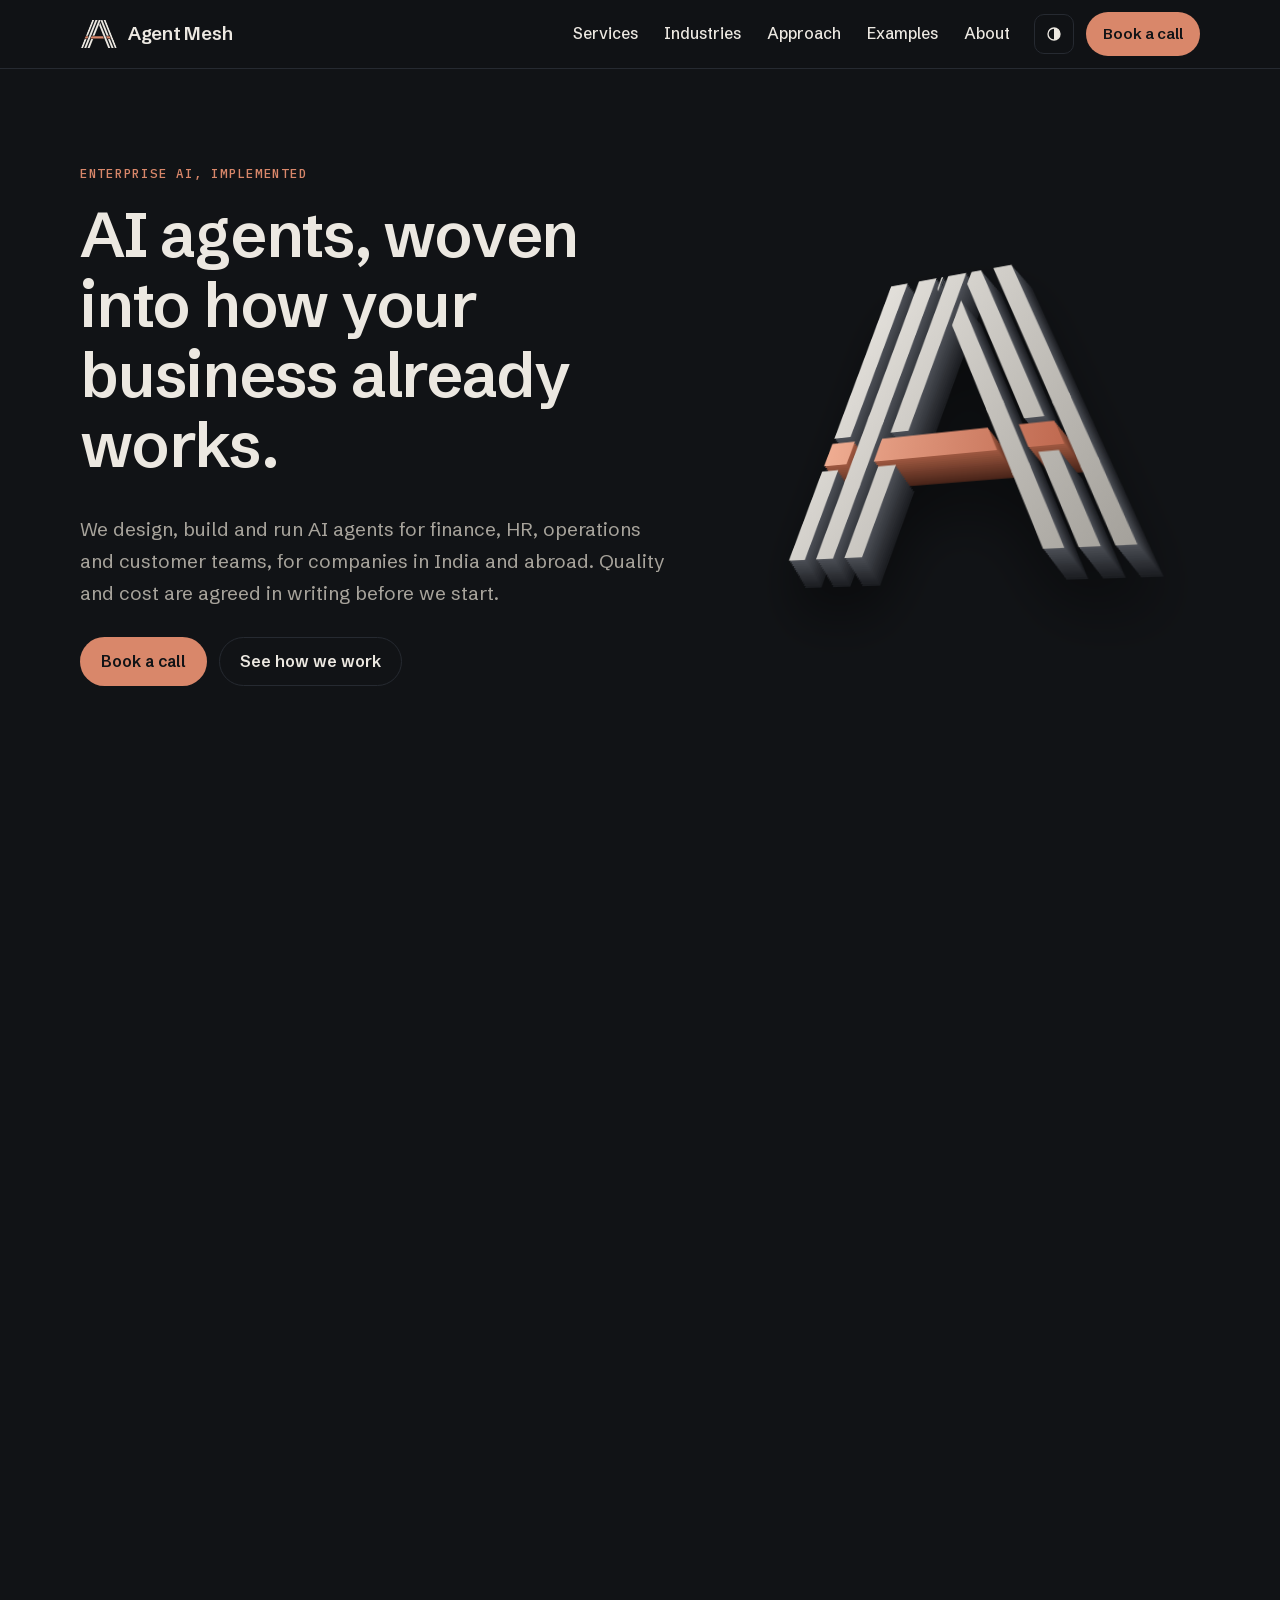
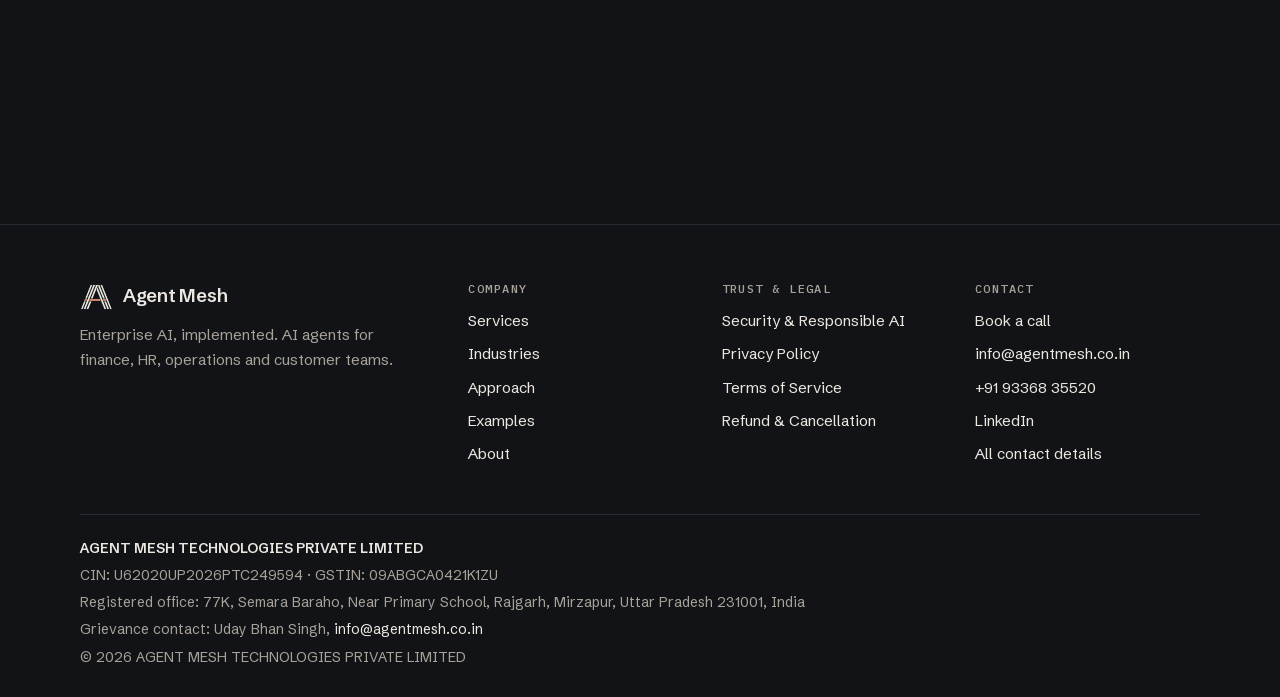
<file: index.html>
<!doctype html>
<html lang="en-IN" data-theme="dark">
<head>
  <meta charset="utf-8">
  <meta name="viewport" content="width=device-width, initial-scale=1">
  <meta http-equiv="Content-Security-Policy" content="default-src 'self'; img-src 'self' data:; style-src 'self'; font-src 'self'; script-src 'self' 'sha256-iKB9+MoZyrtdY/hEkIeQxQBS/Gaf3f6PuzLPJSnBaiU='; base-uri 'self'; form-action 'none'; object-src 'none'">
  <script>(function(){var d=document.documentElement,t='dark';d.classList.add('js');try{var q=location.search.match(/[?&]theme=(light|dark)/);t=q?q[1]:(localStorage.getItem('am-theme')||'dark');}catch(e){}d.setAttribute('data-theme',t==='light'?'light':'dark');})();</script>
  <title>Agent Mesh · Enterprise AI, implemented</title>
  <meta name="description" content="Agent Mesh designs, builds and runs AI agents for finance, HR, operations and customer teams, for companies in India and abroad. Quality and cost agreed in writing before we start.">
  <link rel="canonical" href="https://agentmesh.co.in/">
  <meta name="theme-color" content="#111316">
  <link rel="icon" href="/assets/brand/favicon.svg" type="image/svg+xml">
  <link rel="icon" href="/assets/brand/favicon-32.png" sizes="32x32" type="image/png">
  <link rel="apple-touch-icon" href="/assets/brand/apple-touch-icon.png">
  <link rel="preload" href="/assets/fonts/schibsted-grotesk-400-700-latin.woff2" as="font" type="font/woff2" crossorigin>
  <link rel="stylesheet" href="/assets/fonts/fonts.css">
  <link rel="stylesheet" href="/assets/styles.css">
  <link rel="stylesheet" href="/assets/brand/hero.css">
  <script src="/assets/theme.js" defer></script>
  <meta property="og:type" content="website">
  <meta property="og:site_name" content="Agent Mesh">
  <meta property="og:locale" content="en_IN">
  <meta property="og:title" content="Agent Mesh · Enterprise AI, implemented">
  <meta property="og:description" content="Agent Mesh designs, builds and runs AI agents for finance, HR, operations and customer teams, for companies in India and abroad. Quality and cost agreed in writing before we start.">
  <meta property="og:url" content="https://agentmesh.co.in/">
  <meta property="og:image" content="https://agentmesh.co.in/assets/brand/og-image.png">
  <meta property="og:image:width" content="1200">
  <meta property="og:image:height" content="630">
  <meta name="twitter:card" content="summary_large_image">
  <script type="application/ld+json">{
  "@context": "https://schema.org",
  "@type": "Organization",
  "name": "Agent Mesh",
  "legalName": "AGENT MESH TECHNOLOGIES PRIVATE LIMITED",
  "url": "https://agentmesh.co.in",
  "logo": "https://agentmesh.co.in/assets/brand/logo-512.png",
  "email": "info@agentmesh.co.in",
  "founder": {
    "@type": "Person",
    "name": "Uday Bhan Singh",
    "jobTitle": "Founder & Director",
    "sameAs": [
      "https://www.linkedin.com/in/uday-bhan-singh-875560147/"
    ]
  },
  "telephone": "+91 93368 35520",
  "taxID": "09ABGCA0421K1ZU",
  "identifier": {
    "@type": "PropertyValue",
    "propertyID": "CIN",
    "value": "U62020UP2026PTC249594"
  },
  "foundingDate": "2026-07-01",
  "sameAs": [
    "https://www.linkedin.com/company/agent-mesh-technologies/",
    "https://github.com/agentmeshtech"
  ],
  "address": {
    "@type": "PostalAddress",
    "addressRegion": "Uttar Pradesh",
    "addressCountry": "IN",
    "streetAddress": "77K, Semara Baraho, Near Primary School, Rajgarh",
    "addressLocality": "Mirzapur",
    "postalCode": "231001"
  }
}</script>
</head>
<body>
  <a class="skip-link" href="#main">Skip to content</a>
  <header class="site-header">
    <div class="container header-inner">
      <a class="brand" href="/" aria-label="Agent Mesh, home"><svg xmlns="http://www.w3.org/2000/svg" viewBox="3 22.6 114 90.4" aria-hidden="true" focusable="false" class="logo-mark"><defs><clipPath id="hm-clip"><path d="M6 110L39.76 25.6H80.24L114 110Z"/></clipPath><mask id="hm-m0" maskUnits="userSpaceOnUse" x="-20" y="-20" width="160" height="160"><rect x="-20" y="-20" width="160" height="160" fill="#fff"/><line x1="7.2" y1="114" x2="54.4" y2="-4" stroke-width="8.8" stroke="#000"/><line x1="17.2" y1="114" x2="64.4" y2="-4" stroke-width="8.8" stroke="#000"/><line x1="27.2" y1="114" x2="74.4" y2="-4" stroke-width="8.8" stroke="#000"/><line x1="16" y1="78" x2="104" y2="78" stroke-width="10" stroke="#000"/><line x1="28.06" y1="86.84" x2="35.14" y2="69.16" stroke-width="8.8" stroke="#000"/><line x1="81.94" y1="86.84" x2="74.86" y2="69.16" stroke-width="8.8" stroke="#000"/><line x1="101.94" y1="86.84" x2="94.86" y2="69.16" stroke-width="8.8" stroke="#000"/></mask><mask id="hm-m1" maskUnits="userSpaceOnUse" x="-20" y="-20" width="160" height="160"><rect x="-20" y="-20" width="160" height="160" fill="#fff"/><line x1="16" y1="78" x2="104" y2="78" stroke-width="10" stroke="#000"/><line x1="28.06" y1="86.84" x2="35.14" y2="69.16" stroke-width="8.8" stroke="#000"/><line x1="81.94" y1="86.84" x2="74.86" y2="69.16" stroke-width="8.8" stroke="#000"/><line x1="101.94" y1="86.84" x2="94.86" y2="69.16" stroke-width="8.8" stroke="#000"/></mask><mask id="hm-m2" maskUnits="userSpaceOnUse" x="-20" y="-20" width="160" height="160"><rect x="-20" y="-20" width="160" height="160" fill="#fff"/><line x1="16" y1="78" x2="104" y2="78" stroke-width="10" stroke="#000"/><line x1="28.06" y1="86.84" x2="35.14" y2="69.16" stroke-width="8.8" stroke="#000"/><line x1="81.94" y1="86.84" x2="74.86" y2="69.16" stroke-width="8.8" stroke="#000"/><line x1="101.94" y1="86.84" x2="94.86" y2="69.16" stroke-width="8.8" stroke="#000"/></mask><mask id="hm-m3" maskUnits="userSpaceOnUse" x="-20" y="-20" width="160" height="160"><rect x="-20" y="-20" width="160" height="160" fill="#fff"/><line x1="28.06" y1="86.84" x2="35.14" y2="69.16" stroke-width="8.8" stroke="#000"/><line x1="81.94" y1="86.84" x2="74.86" y2="69.16" stroke-width="8.8" stroke="#000"/><line x1="101.94" y1="86.84" x2="94.86" y2="69.16" stroke-width="8.8" stroke="#000"/></mask></defs><g clip-path="url(#hm-clip)"><g mask="url(#hm-m0)"><line x1="113.32" y1="115.3" x2="65.08" y2="-5.3" stroke-width="5.6" class="wa-ink"/><line x1="103.32" y1="115.3" x2="55.08" y2="-5.3" stroke-width="5.6" class="wa-ink"/><line x1="93.32" y1="115.3" x2="45.08" y2="-5.3" stroke-width="5.6" class="wa-ink"/></g><g mask="url(#hm-m1)"><line x1="6.68" y1="115.3" x2="54.92" y2="-5.3" stroke-width="5.6" class="wa-ink"/><line x1="16.68" y1="115.3" x2="64.92" y2="-5.3" stroke-width="5.6" class="wa-ink"/><line x1="26.68" y1="115.3" x2="74.92" y2="-5.3" stroke-width="5.6" class="wa-ink"/></g><g mask="url(#hm-m2)"></g><g mask="url(#hm-m3)"><line x1="14.6" y1="78" x2="105.4" y2="78" stroke-width="6.8" class="wa-acc"/></g><g><line x1="27.54" y1="88.14" x2="35.66" y2="67.86" stroke-width="5.6" class="wa-ink"/><line x1="82.46" y1="88.14" x2="74.34" y2="67.86" stroke-width="5.6" class="wa-ink"/><line x1="102.46" y1="88.14" x2="94.34" y2="67.86" stroke-width="5.6" class="wa-ink"/></g></g></svg><span>Agent Mesh</span></a>
      <nav class="nav-desktop" aria-label="Main">
        <ul>
          <li><a href="/services/">Services</a></li>
          <li><a href="/industries/">Industries</a></li>
          <li><a href="/approach/">Approach</a></li>
          <li><a href="/examples/">Examples</a></li>
          <li><a href="/about/">About</a></li>
        </ul>
      </nav>
      <button class="theme-toggle" type="button" data-theme-toggle aria-pressed="false">
        <svg viewBox="0 0 24 24" aria-hidden="true" focusable="false"><circle cx="12" cy="12" r="8" fill="none" stroke="currentColor" stroke-width="1.8"/><path d="M12 4a8 8 0 0 1 0 16z" fill="currentColor"/></svg>
        <span class="sr-only">Light theme</span>
      </button>
      <a class="btn btn-primary btn-sm header-cta" href="https://calendar.app.google/BER3Jf25E2911B2P7">Book a call</a>
      <details class="nav-mobile">
        <summary>Menu</summary>
        <nav aria-label="Main, mobile">
          <ul>
            <li><a href="https://calendar.app.google/BER3Jf25E2911B2P7">Book a call</a></li>
            <li><a href="/services/">Services</a></li>
            <li><a href="/industries/">Industries</a></li>
            <li><a href="/approach/">Approach</a></li>
            <li><a href="/examples/">Examples</a></li>
            <li><a href="/about/">About</a></li>
            <li><a href="/contact/">Contact</a></li>
          </ul>
        </nav>
      </details>
    </div>
  </header>

  <main id="main">
<section class="hero">
  <div class="container hero-grid">
    <div>
      <p class="eyebrow">Enterprise AI, implemented</p>
      <h1>AI agents, woven into how your business already works.</h1>
      <p class="lead">We design, build and run AI agents for finance, HR, operations and customer teams, for companies in India and abroad. Quality and cost are agreed in writing before we start.</p>
      <div class="actions">
        <a class="btn btn-primary" href="https://calendar.app.google/BER3Jf25E2911B2P7">Book a call</a>
        <a class="btn btn-ghost" href="/approach/">See how we work</a>
      </div>
    </div>
    <div class="hero-art"><svg xmlns="http://www.w3.org/2000/svg" viewBox="3 22.6 122.3 100.8" class="hero-mark" aria-hidden="true" focusable="false"><defs><linearGradient id="wh-face" gradientUnits="userSpaceOnUse" x1="0" y1="20" x2="120" y2="112"><stop offset="0" class="hf-hi"/><stop offset="1" class="hf-lo"/></linearGradient><linearGradient id="wh-bar" gradientUnits="userSpaceOnUse" x1="10" y1="70" x2="110" y2="86"><stop offset="0" class="hbar-hi"/><stop offset="1" class="hbar-lo"/></linearGradient><clipPath id="wh-clip"><path d="M6 110L39.76 25.6H80.24L114 110Z"/></clipPath><mask id="wh-m0" maskUnits="userSpaceOnUse" x="-20" y="-20" width="160" height="160"><rect x="-20" y="-20" width="160" height="160" fill="#fff"/><line x1="7.2" y1="114" x2="54.4" y2="-4" stroke-width="8.8" stroke="#000"/><line x1="17.2" y1="114" x2="64.4" y2="-4" stroke-width="8.8" stroke="#000"/><line x1="27.2" y1="114" x2="74.4" y2="-4" stroke-width="8.8" stroke="#000"/><line x1="16" y1="78" x2="104" y2="78" stroke-width="10" stroke="#000"/><line x1="28.06" y1="86.84" x2="35.14" y2="69.16" stroke-width="8.8" stroke="#000"/><line x1="81.94" y1="86.84" x2="74.86" y2="69.16" stroke-width="8.8" stroke="#000"/><line x1="101.94" y1="86.84" x2="94.86" y2="69.16" stroke-width="8.8" stroke="#000"/></mask><mask id="wh-m1" maskUnits="userSpaceOnUse" x="-20" y="-20" width="160" height="160"><rect x="-20" y="-20" width="160" height="160" fill="#fff"/><line x1="16" y1="78" x2="104" y2="78" stroke-width="10" stroke="#000"/><line x1="28.06" y1="86.84" x2="35.14" y2="69.16" stroke-width="8.8" stroke="#000"/><line x1="81.94" y1="86.84" x2="74.86" y2="69.16" stroke-width="8.8" stroke="#000"/><line x1="101.94" y1="86.84" x2="94.86" y2="69.16" stroke-width="8.8" stroke="#000"/></mask><mask id="wh-m2" maskUnits="userSpaceOnUse" x="-20" y="-20" width="160" height="160"><rect x="-20" y="-20" width="160" height="160" fill="#fff"/><line x1="16" y1="78" x2="104" y2="78" stroke-width="10" stroke="#000"/><line x1="28.06" y1="86.84" x2="35.14" y2="69.16" stroke-width="8.8" stroke="#000"/><line x1="81.94" y1="86.84" x2="74.86" y2="69.16" stroke-width="8.8" stroke="#000"/><line x1="101.94" y1="86.84" x2="94.86" y2="69.16" stroke-width="8.8" stroke="#000"/></mask><mask id="wh-m3" maskUnits="userSpaceOnUse" x="-20" y="-20" width="160" height="160"><rect x="-20" y="-20" width="160" height="160" fill="#fff"/><line x1="28.06" y1="86.84" x2="35.14" y2="69.16" stroke-width="8.8" stroke="#000"/><line x1="81.94" y1="86.84" x2="74.86" y2="69.16" stroke-width="8.8" stroke="#000"/><line x1="101.94" y1="86.84" x2="94.86" y2="69.16" stroke-width="8.8" stroke="#000"/></mask></defs><g transform="translate(6.3 8.4)"><g clip-path="url(#wh-clip)"><g mask="url(#wh-m0)"><line x1="113.32" y1="115.3" x2="65.08" y2="-5.3" stroke-width="5.6" class="hx-14"/><line x1="103.32" y1="115.3" x2="55.08" y2="-5.3" stroke-width="5.6" class="hx-14"/><line x1="93.32" y1="115.3" x2="45.08" y2="-5.3" stroke-width="5.6" class="hx-14"/></g><g mask="url(#wh-m1)"><line x1="6.68" y1="115.3" x2="54.92" y2="-5.3" stroke-width="5.6" class="hx-14"/><line x1="16.68" y1="115.3" x2="64.92" y2="-5.3" stroke-width="5.6" class="hx-14"/><line x1="26.68" y1="115.3" x2="74.92" y2="-5.3" stroke-width="5.6" class="hx-14"/></g><g mask="url(#wh-m2)"></g><g mask="url(#wh-m3)"><line x1="14.6" y1="78" x2="105.4" y2="78" stroke-width="6.8" class="hb-14"/></g><g><line x1="27.54" y1="88.14" x2="35.66" y2="67.86" stroke-width="5.6" class="hx-14"/><line x1="82.46" y1="88.14" x2="74.34" y2="67.86" stroke-width="5.6" class="hx-14"/><line x1="102.46" y1="88.14" x2="94.34" y2="67.86" stroke-width="5.6" class="hx-14"/></g></g></g><g transform="translate(5.85 7.8)"><g clip-path="url(#wh-clip)"><g mask="url(#wh-m0)"><line x1="113.32" y1="115.3" x2="65.08" y2="-5.3" stroke-width="5.6" class="hx-13"/><line x1="103.32" y1="115.3" x2="55.08" y2="-5.3" stroke-width="5.6" class="hx-13"/><line x1="93.32" y1="115.3" x2="45.08" y2="-5.3" stroke-width="5.6" class="hx-13"/></g><g mask="url(#wh-m1)"><line x1="6.68" y1="115.3" x2="54.92" y2="-5.3" stroke-width="5.6" class="hx-13"/><line x1="16.68" y1="115.3" x2="64.92" y2="-5.3" stroke-width="5.6" class="hx-13"/><line x1="26.68" y1="115.3" x2="74.92" y2="-5.3" stroke-width="5.6" class="hx-13"/></g><g mask="url(#wh-m2)"></g><g mask="url(#wh-m3)"><line x1="14.6" y1="78" x2="105.4" y2="78" stroke-width="6.8" class="hb-13"/></g><g><line x1="27.54" y1="88.14" x2="35.66" y2="67.86" stroke-width="5.6" class="hx-13"/><line x1="82.46" y1="88.14" x2="74.34" y2="67.86" stroke-width="5.6" class="hx-13"/><line x1="102.46" y1="88.14" x2="94.34" y2="67.86" stroke-width="5.6" class="hx-13"/></g></g></g><g transform="translate(5.4 7.2)"><g clip-path="url(#wh-clip)"><g mask="url(#wh-m0)"><line x1="113.32" y1="115.3" x2="65.08" y2="-5.3" stroke-width="5.6" class="hx-12"/><line x1="103.32" y1="115.3" x2="55.08" y2="-5.3" stroke-width="5.6" class="hx-12"/><line x1="93.32" y1="115.3" x2="45.08" y2="-5.3" stroke-width="5.6" class="hx-12"/></g><g mask="url(#wh-m1)"><line x1="6.68" y1="115.3" x2="54.92" y2="-5.3" stroke-width="5.6" class="hx-12"/><line x1="16.68" y1="115.3" x2="64.92" y2="-5.3" stroke-width="5.6" class="hx-12"/><line x1="26.68" y1="115.3" x2="74.92" y2="-5.3" stroke-width="5.6" class="hx-12"/></g><g mask="url(#wh-m2)"></g><g mask="url(#wh-m3)"><line x1="14.6" y1="78" x2="105.4" y2="78" stroke-width="6.8" class="hb-12"/></g><g><line x1="27.54" y1="88.14" x2="35.66" y2="67.86" stroke-width="5.6" class="hx-12"/><line x1="82.46" y1="88.14" x2="74.34" y2="67.86" stroke-width="5.6" class="hx-12"/><line x1="102.46" y1="88.14" x2="94.34" y2="67.86" stroke-width="5.6" class="hx-12"/></g></g></g><g transform="translate(4.95 6.6)"><g clip-path="url(#wh-clip)"><g mask="url(#wh-m0)"><line x1="113.32" y1="115.3" x2="65.08" y2="-5.3" stroke-width="5.6" class="hx-11"/><line x1="103.32" y1="115.3" x2="55.08" y2="-5.3" stroke-width="5.6" class="hx-11"/><line x1="93.32" y1="115.3" x2="45.08" y2="-5.3" stroke-width="5.6" class="hx-11"/></g><g mask="url(#wh-m1)"><line x1="6.68" y1="115.3" x2="54.92" y2="-5.3" stroke-width="5.6" class="hx-11"/><line x1="16.68" y1="115.3" x2="64.92" y2="-5.3" stroke-width="5.6" class="hx-11"/><line x1="26.68" y1="115.3" x2="74.92" y2="-5.3" stroke-width="5.6" class="hx-11"/></g><g mask="url(#wh-m2)"></g><g mask="url(#wh-m3)"><line x1="14.6" y1="78" x2="105.4" y2="78" stroke-width="6.8" class="hb-11"/></g><g><line x1="27.54" y1="88.14" x2="35.66" y2="67.86" stroke-width="5.6" class="hx-11"/><line x1="82.46" y1="88.14" x2="74.34" y2="67.86" stroke-width="5.6" class="hx-11"/><line x1="102.46" y1="88.14" x2="94.34" y2="67.86" stroke-width="5.6" class="hx-11"/></g></g></g><g transform="translate(4.5 6)"><g clip-path="url(#wh-clip)"><g mask="url(#wh-m0)"><line x1="113.32" y1="115.3" x2="65.08" y2="-5.3" stroke-width="5.6" class="hx-10"/><line x1="103.32" y1="115.3" x2="55.08" y2="-5.3" stroke-width="5.6" class="hx-10"/><line x1="93.32" y1="115.3" x2="45.08" y2="-5.3" stroke-width="5.6" class="hx-10"/></g><g mask="url(#wh-m1)"><line x1="6.68" y1="115.3" x2="54.92" y2="-5.3" stroke-width="5.6" class="hx-10"/><line x1="16.68" y1="115.3" x2="64.92" y2="-5.3" stroke-width="5.6" class="hx-10"/><line x1="26.68" y1="115.3" x2="74.92" y2="-5.3" stroke-width="5.6" class="hx-10"/></g><g mask="url(#wh-m2)"></g><g mask="url(#wh-m3)"><line x1="14.6" y1="78" x2="105.4" y2="78" stroke-width="6.8" class="hb-10"/></g><g><line x1="27.54" y1="88.14" x2="35.66" y2="67.86" stroke-width="5.6" class="hx-10"/><line x1="82.46" y1="88.14" x2="74.34" y2="67.86" stroke-width="5.6" class="hx-10"/><line x1="102.46" y1="88.14" x2="94.34" y2="67.86" stroke-width="5.6" class="hx-10"/></g></g></g><g transform="translate(4.05 5.4)"><g clip-path="url(#wh-clip)"><g mask="url(#wh-m0)"><line x1="113.32" y1="115.3" x2="65.08" y2="-5.3" stroke-width="5.6" class="hx-9"/><line x1="103.32" y1="115.3" x2="55.08" y2="-5.3" stroke-width="5.6" class="hx-9"/><line x1="93.32" y1="115.3" x2="45.08" y2="-5.3" stroke-width="5.6" class="hx-9"/></g><g mask="url(#wh-m1)"><line x1="6.68" y1="115.3" x2="54.92" y2="-5.3" stroke-width="5.6" class="hx-9"/><line x1="16.68" y1="115.3" x2="64.92" y2="-5.3" stroke-width="5.6" class="hx-9"/><line x1="26.68" y1="115.3" x2="74.92" y2="-5.3" stroke-width="5.6" class="hx-9"/></g><g mask="url(#wh-m2)"></g><g mask="url(#wh-m3)"><line x1="14.6" y1="78" x2="105.4" y2="78" stroke-width="6.8" class="hb-9"/></g><g><line x1="27.54" y1="88.14" x2="35.66" y2="67.86" stroke-width="5.6" class="hx-9"/><line x1="82.46" y1="88.14" x2="74.34" y2="67.86" stroke-width="5.6" class="hx-9"/><line x1="102.46" y1="88.14" x2="94.34" y2="67.86" stroke-width="5.6" class="hx-9"/></g></g></g><g transform="translate(3.6 4.8)"><g clip-path="url(#wh-clip)"><g mask="url(#wh-m0)"><line x1="113.32" y1="115.3" x2="65.08" y2="-5.3" stroke-width="5.6" class="hx-8"/><line x1="103.32" y1="115.3" x2="55.08" y2="-5.3" stroke-width="5.6" class="hx-8"/><line x1="93.32" y1="115.3" x2="45.08" y2="-5.3" stroke-width="5.6" class="hx-8"/></g><g mask="url(#wh-m1)"><line x1="6.68" y1="115.3" x2="54.92" y2="-5.3" stroke-width="5.6" class="hx-8"/><line x1="16.68" y1="115.3" x2="64.92" y2="-5.3" stroke-width="5.6" class="hx-8"/><line x1="26.68" y1="115.3" x2="74.92" y2="-5.3" stroke-width="5.6" class="hx-8"/></g><g mask="url(#wh-m2)"></g><g mask="url(#wh-m3)"><line x1="14.6" y1="78" x2="105.4" y2="78" stroke-width="6.8" class="hb-8"/></g><g><line x1="27.54" y1="88.14" x2="35.66" y2="67.86" stroke-width="5.6" class="hx-8"/><line x1="82.46" y1="88.14" x2="74.34" y2="67.86" stroke-width="5.6" class="hx-8"/><line x1="102.46" y1="88.14" x2="94.34" y2="67.86" stroke-width="5.6" class="hx-8"/></g></g></g><g transform="translate(3.15 4.2)"><g clip-path="url(#wh-clip)"><g mask="url(#wh-m0)"><line x1="113.32" y1="115.3" x2="65.08" y2="-5.3" stroke-width="5.6" class="hx-7"/><line x1="103.32" y1="115.3" x2="55.08" y2="-5.3" stroke-width="5.6" class="hx-7"/><line x1="93.32" y1="115.3" x2="45.08" y2="-5.3" stroke-width="5.6" class="hx-7"/></g><g mask="url(#wh-m1)"><line x1="6.68" y1="115.3" x2="54.92" y2="-5.3" stroke-width="5.6" class="hx-7"/><line x1="16.68" y1="115.3" x2="64.92" y2="-5.3" stroke-width="5.6" class="hx-7"/><line x1="26.68" y1="115.3" x2="74.92" y2="-5.3" stroke-width="5.6" class="hx-7"/></g><g mask="url(#wh-m2)"></g><g mask="url(#wh-m3)"><line x1="14.6" y1="78" x2="105.4" y2="78" stroke-width="6.8" class="hb-7"/></g><g><line x1="27.54" y1="88.14" x2="35.66" y2="67.86" stroke-width="5.6" class="hx-7"/><line x1="82.46" y1="88.14" x2="74.34" y2="67.86" stroke-width="5.6" class="hx-7"/><line x1="102.46" y1="88.14" x2="94.34" y2="67.86" stroke-width="5.6" class="hx-7"/></g></g></g><g transform="translate(2.7 3.6)"><g clip-path="url(#wh-clip)"><g mask="url(#wh-m0)"><line x1="113.32" y1="115.3" x2="65.08" y2="-5.3" stroke-width="5.6" class="hx-6"/><line x1="103.32" y1="115.3" x2="55.08" y2="-5.3" stroke-width="5.6" class="hx-6"/><line x1="93.32" y1="115.3" x2="45.08" y2="-5.3" stroke-width="5.6" class="hx-6"/></g><g mask="url(#wh-m1)"><line x1="6.68" y1="115.3" x2="54.92" y2="-5.3" stroke-width="5.6" class="hx-6"/><line x1="16.68" y1="115.3" x2="64.92" y2="-5.3" stroke-width="5.6" class="hx-6"/><line x1="26.68" y1="115.3" x2="74.92" y2="-5.3" stroke-width="5.6" class="hx-6"/></g><g mask="url(#wh-m2)"></g><g mask="url(#wh-m3)"><line x1="14.6" y1="78" x2="105.4" y2="78" stroke-width="6.8" class="hb-6"/></g><g><line x1="27.54" y1="88.14" x2="35.66" y2="67.86" stroke-width="5.6" class="hx-6"/><line x1="82.46" y1="88.14" x2="74.34" y2="67.86" stroke-width="5.6" class="hx-6"/><line x1="102.46" y1="88.14" x2="94.34" y2="67.86" stroke-width="5.6" class="hx-6"/></g></g></g><g transform="translate(2.25 3)"><g clip-path="url(#wh-clip)"><g mask="url(#wh-m0)"><line x1="113.32" y1="115.3" x2="65.08" y2="-5.3" stroke-width="5.6" class="hx-5"/><line x1="103.32" y1="115.3" x2="55.08" y2="-5.3" stroke-width="5.6" class="hx-5"/><line x1="93.32" y1="115.3" x2="45.08" y2="-5.3" stroke-width="5.6" class="hx-5"/></g><g mask="url(#wh-m1)"><line x1="6.68" y1="115.3" x2="54.92" y2="-5.3" stroke-width="5.6" class="hx-5"/><line x1="16.68" y1="115.3" x2="64.92" y2="-5.3" stroke-width="5.6" class="hx-5"/><line x1="26.68" y1="115.3" x2="74.92" y2="-5.3" stroke-width="5.6" class="hx-5"/></g><g mask="url(#wh-m2)"></g><g mask="url(#wh-m3)"><line x1="14.6" y1="78" x2="105.4" y2="78" stroke-width="6.8" class="hb-5"/></g><g><line x1="27.54" y1="88.14" x2="35.66" y2="67.86" stroke-width="5.6" class="hx-5"/><line x1="82.46" y1="88.14" x2="74.34" y2="67.86" stroke-width="5.6" class="hx-5"/><line x1="102.46" y1="88.14" x2="94.34" y2="67.86" stroke-width="5.6" class="hx-5"/></g></g></g><g transform="translate(1.8 2.4)"><g clip-path="url(#wh-clip)"><g mask="url(#wh-m0)"><line x1="113.32" y1="115.3" x2="65.08" y2="-5.3" stroke-width="5.6" class="hx-4"/><line x1="103.32" y1="115.3" x2="55.08" y2="-5.3" stroke-width="5.6" class="hx-4"/><line x1="93.32" y1="115.3" x2="45.08" y2="-5.3" stroke-width="5.6" class="hx-4"/></g><g mask="url(#wh-m1)"><line x1="6.68" y1="115.3" x2="54.92" y2="-5.3" stroke-width="5.6" class="hx-4"/><line x1="16.68" y1="115.3" x2="64.92" y2="-5.3" stroke-width="5.6" class="hx-4"/><line x1="26.68" y1="115.3" x2="74.92" y2="-5.3" stroke-width="5.6" class="hx-4"/></g><g mask="url(#wh-m2)"></g><g mask="url(#wh-m3)"><line x1="14.6" y1="78" x2="105.4" y2="78" stroke-width="6.8" class="hb-4"/></g><g><line x1="27.54" y1="88.14" x2="35.66" y2="67.86" stroke-width="5.6" class="hx-4"/><line x1="82.46" y1="88.14" x2="74.34" y2="67.86" stroke-width="5.6" class="hx-4"/><line x1="102.46" y1="88.14" x2="94.34" y2="67.86" stroke-width="5.6" class="hx-4"/></g></g></g><g transform="translate(1.35 1.8)"><g clip-path="url(#wh-clip)"><g mask="url(#wh-m0)"><line x1="113.32" y1="115.3" x2="65.08" y2="-5.3" stroke-width="5.6" class="hx-3"/><line x1="103.32" y1="115.3" x2="55.08" y2="-5.3" stroke-width="5.6" class="hx-3"/><line x1="93.32" y1="115.3" x2="45.08" y2="-5.3" stroke-width="5.6" class="hx-3"/></g><g mask="url(#wh-m1)"><line x1="6.68" y1="115.3" x2="54.92" y2="-5.3" stroke-width="5.6" class="hx-3"/><line x1="16.68" y1="115.3" x2="64.92" y2="-5.3" stroke-width="5.6" class="hx-3"/><line x1="26.68" y1="115.3" x2="74.92" y2="-5.3" stroke-width="5.6" class="hx-3"/></g><g mask="url(#wh-m2)"></g><g mask="url(#wh-m3)"><line x1="14.6" y1="78" x2="105.4" y2="78" stroke-width="6.8" class="hb-3"/></g><g><line x1="27.54" y1="88.14" x2="35.66" y2="67.86" stroke-width="5.6" class="hx-3"/><line x1="82.46" y1="88.14" x2="74.34" y2="67.86" stroke-width="5.6" class="hx-3"/><line x1="102.46" y1="88.14" x2="94.34" y2="67.86" stroke-width="5.6" class="hx-3"/></g></g></g><g transform="translate(0.9 1.2)"><g clip-path="url(#wh-clip)"><g mask="url(#wh-m0)"><line x1="113.32" y1="115.3" x2="65.08" y2="-5.3" stroke-width="5.6" class="hx-2"/><line x1="103.32" y1="115.3" x2="55.08" y2="-5.3" stroke-width="5.6" class="hx-2"/><line x1="93.32" y1="115.3" x2="45.08" y2="-5.3" stroke-width="5.6" class="hx-2"/></g><g mask="url(#wh-m1)"><line x1="6.68" y1="115.3" x2="54.92" y2="-5.3" stroke-width="5.6" class="hx-2"/><line x1="16.68" y1="115.3" x2="64.92" y2="-5.3" stroke-width="5.6" class="hx-2"/><line x1="26.68" y1="115.3" x2="74.92" y2="-5.3" stroke-width="5.6" class="hx-2"/></g><g mask="url(#wh-m2)"></g><g mask="url(#wh-m3)"><line x1="14.6" y1="78" x2="105.4" y2="78" stroke-width="6.8" class="hb-2"/></g><g><line x1="27.54" y1="88.14" x2="35.66" y2="67.86" stroke-width="5.6" class="hx-2"/><line x1="82.46" y1="88.14" x2="74.34" y2="67.86" stroke-width="5.6" class="hx-2"/><line x1="102.46" y1="88.14" x2="94.34" y2="67.86" stroke-width="5.6" class="hx-2"/></g></g></g><g transform="translate(0.45 0.6)"><g clip-path="url(#wh-clip)"><g mask="url(#wh-m0)"><line x1="113.32" y1="115.3" x2="65.08" y2="-5.3" stroke-width="5.6" class="hx-1"/><line x1="103.32" y1="115.3" x2="55.08" y2="-5.3" stroke-width="5.6" class="hx-1"/><line x1="93.32" y1="115.3" x2="45.08" y2="-5.3" stroke-width="5.6" class="hx-1"/></g><g mask="url(#wh-m1)"><line x1="6.68" y1="115.3" x2="54.92" y2="-5.3" stroke-width="5.6" class="hx-1"/><line x1="16.68" y1="115.3" x2="64.92" y2="-5.3" stroke-width="5.6" class="hx-1"/><line x1="26.68" y1="115.3" x2="74.92" y2="-5.3" stroke-width="5.6" class="hx-1"/></g><g mask="url(#wh-m2)"></g><g mask="url(#wh-m3)"><line x1="14.6" y1="78" x2="105.4" y2="78" stroke-width="6.8" class="hb-1"/></g><g><line x1="27.54" y1="88.14" x2="35.66" y2="67.86" stroke-width="5.6" class="hx-1"/><line x1="82.46" y1="88.14" x2="74.34" y2="67.86" stroke-width="5.6" class="hx-1"/><line x1="102.46" y1="88.14" x2="94.34" y2="67.86" stroke-width="5.6" class="hx-1"/></g></g></g><g clip-path="url(#wh-clip)"><g mask="url(#wh-m0)"><line x1="113.32" y1="115.3" x2="65.08" y2="-5.3" stroke-width="5.6" stroke="url(#wh-face)"/><line x1="103.32" y1="115.3" x2="55.08" y2="-5.3" stroke-width="5.6" stroke="url(#wh-face)"/><line x1="93.32" y1="115.3" x2="45.08" y2="-5.3" stroke-width="5.6" stroke="url(#wh-face)"/></g><g mask="url(#wh-m1)"><line x1="6.68" y1="115.3" x2="54.92" y2="-5.3" stroke-width="5.6" stroke="url(#wh-face)"/><line x1="16.68" y1="115.3" x2="64.92" y2="-5.3" stroke-width="5.6" stroke="url(#wh-face)"/><line x1="26.68" y1="115.3" x2="74.92" y2="-5.3" stroke-width="5.6" stroke="url(#wh-face)"/></g><g mask="url(#wh-m2)"></g><g mask="url(#wh-m3)"><line x1="14.6" y1="78" x2="105.4" y2="78" stroke-width="6.8" stroke="url(#wh-bar)"/></g><g><line x1="27.54" y1="88.14" x2="35.66" y2="67.86" stroke-width="5.6" stroke="url(#wh-face)"/><line x1="82.46" y1="88.14" x2="74.34" y2="67.86" stroke-width="5.6" stroke="url(#wh-face)"/><line x1="102.46" y1="88.14" x2="94.34" y2="67.86" stroke-width="5.6" stroke="url(#wh-face)"/></g></g></svg></div>
  </div>
</section>

<section class="section reveal" aria-labelledby="includes">
  <div class="container">
    <div class="section-head"><h2 id="includes">Every engagement includes</h2></div>
    <ul class="promises">
      <li><span class="num">01</span><span>A quality bar, agreed in writing before the pilot.</span></li>
      <li><span class="num">02</span><span>A cost limit per task, monitored.</span></li>
      <li><span class="num">03</span><span>Your data stays yours. Where possible it runs in your cloud, and it is never used to train models.</span></li>
      <li><span class="num">04</span><span>You own the code, prompts and evaluations we build for you.</span></li>
    </ul>
    <p class="fineprint">As set out in your signed agreement. Third-party models and tools stay under their own licences.</p>
  </div>
</section>

<section class="section reveal" aria-labelledby="services">
  <div class="container">
    <div class="section-head">
      <h2 id="services">What we build</h2>
      <a class="more" href="/services/">All services</a>
    </div>
    <div class="cards three">
      <article class="card"><span class="num">01</span><h3>Workflow agents</h3><p>Agents that carry out multi-step tasks in your tools, with a human approval step where it matters.</p></article>
      <article class="card"><span class="num">02</span><h3>Knowledge assistants</h3><p>Answers from your own documents and policies, with the source cited.</p></article>
      <article class="card"><span class="num">03</span><h3>Document AI</h3><p>Read invoices, contracts, forms and scans; extract, check and file.</p></article>
      <article class="card"><span class="num">04</span><h3>Ask your data</h3><p>Plain-language questions over your databases and spreadsheets, answered as tables and charts.</p></article>
      <article class="card"><span class="num">05</span><h3>AI inside your systems</h3><p>Connect AI to ERP, CRM, HRMS, ticketing, email and WhatsApp.</p></article>
      <article class="card"><span class="num">06</span><h3>Quality &amp; cost monitoring</h3><p>Test sets, dashboards and alerts that keep AI accurate and within budget.</p></article>
    </div>
  </div>
</section>

<section class="section reveal" aria-labelledby="industries">
  <div class="container">
    <div class="section-head">
      <h2 id="industries">Where agents go to work</h2>
      <a class="more" href="/industries/">All industries</a>
    </div>
    <ul class="industries">
      <li><span class="num">01</span><h3>Finance &amp; tax</h3><p><span class="label">Example task</span>Match invoices, payments and bank lines at month-end; flag exceptions for review.</p></li>
      <li><span class="num">02</span><h3>HR &amp; hiring</h3><p><span class="label">Example task</span>Shortlist applications against the role's must-haves; prepare interview packs.</p></li>
      <li><span class="num">03</span><h3>Legal &amp; contracts</h3><p><span class="label">Example task</span>Compare incoming contracts with your standard terms and list the deviations.</p></li>
      <li><span class="num">04</span><h3>Customer support</h3><p><span class="label">Example task</span>Draft replies from your help docs; route the hard cases to people.</p></li>
      <li><span class="num">05</span><h3>Sales &amp; CRM</h3><p><span class="label">Example task</span>Research leads, keep CRM notes current, draft follow-ups.</p></li>
      <li><span class="num">06</span><h3>Operations &amp; supply chain</h3><p><span class="label">Example task</span>Track purchase orders across suppliers and chase the late ones.</p></li>
      <li><span class="num">07</span><h3>Retail &amp; e-commerce</h3><p><span class="label">Example task</span>Answer product and order questions across the website and WhatsApp.</p></li>
      <li><span class="num">08</span><h3>Manufacturing</h3><p><span class="label">Example task</span>Turn maintenance logs and shift notes into a daily issues summary.</p></li>
      <li><span class="num">09</span><h3>Healthcare &amp; clinics</h3><p><span class="label">Example task</span>Prepare insurance and claim paperwork from clinic records.</p></li>
      <li><span class="num">10</span><h3>Education</h3><p><span class="label">Example task</span>Answer student and parent queries from course and fee documents.</p></li>
    </ul>
  </div>
</section>

<section class="section band reveal" aria-labelledby="weave">
  <div class="container">
    <div class="section-head">
      <div><p class="eyebrow">How an engagement runs</p><h2 id="weave">The Weave</h2></div>
      <a class="more" href="/approach/">Our approach</a>
    </div>
    <ol class="steps">
      <li class="step"><span class="num">1 · Discover</span><h3>Pick one workflow</h3><p>We map it with your team and agree the quality bar and the cost limit.</p><p class="get"><span class="label">You get</span>A one-page plan: scope, measures, price.</p></li>
      <li class="step"><span class="num">2 · Prove</span><h3>Pilot on real data</h3><p>A working pilot on your real data, measured against the bar.</p><p class="get"><span class="label">You get</span>A demo and a results report.</p></li>
      <li class="step"><span class="num">3 · Weave in</span><h3>Connect and hand over</h3><p>Connected to your systems, security-reviewed, and your team trained.</p><p class="get"><span class="label">You get</span>A live agent in your tools, and a runbook.</p></li>
      <li class="step"><span class="num">4 · Run</span><h3>Measure and improve</h3><p>We monitor quality and cost and improve it every month.</p><p class="get"><span class="label">You get</span>A monthly report, fixes and upgrades.</p></li>
    </ol>
  </div>
</section>

<section class="section reveal" aria-labelledby="examples">
  <div class="container">
    <div class="section-head">
      <h2 id="examples">What we'd build for you</h2>
      <a class="more" href="/examples/">All examples</a>
    </div>
    <p class="note">Illustrations of engagements we offer, not past client work.</p>
    <div class="cards three">
      <article class="card example">
        <div class="example-top"><span class="tag">Example</span><span class="area">Finance</span></div>
        <h3>Invoice-to-books agent</h3>
        <p>Reads supplier invoices from email, matches them to purchase orders and drafts entries for approval.</p>
        <dl><dt>What we'd measure</dt><dd>% matched without edits; minutes per invoice.</dd></dl>
      </article>
      <article class="card example">
        <div class="example-top"><span class="tag">Example</span><span class="area">HR</span></div>
        <h3>Policy desk</h3>
        <p>Answers employee HR questions on chat, citing the policy page.</p>
        <dl><dt>What we'd measure</dt><dd>Accuracy on a test set; % escalated.</dd></dl>
      </article>
      <article class="card example">
        <div class="example-top"><span class="tag">Example</span><span class="area">Customer support</span></div>
        <h3>Support copilot</h3>
        <p>Drafts replies from help docs and routes hard tickets to people.</p>
        <dl><dt>What we'd measure</dt><dd>First-reply time; % of drafts accepted.</dd></dl>
      </article>
    </div>
  </div>
</section>

<section class="section reveal" aria-labelledby="founder">
  <div class="container">
    <div class="section-head"><h2 id="founder">Who you'll work with</h2></div>
    <div class="founder">
      <div class="founder-photo"><img src="/assets/img/founder.jpg" alt="Uday Bhan Singh, Founder &amp; Director" width="440" height="587" loading="lazy" decoding="async"></div>
      <div>
        <h3>Uday Bhan Singh</h3>
        <p class="role">Founder &amp; Director</p>
        <p>Builds agentic AI systems with the client&#x27;s own engineers, using the leading cloud, data, AI-agent and design tools. Has been delivering AI engineering since 2024, before founding Agent Mesh in 2026. Works with the newest models and agent frameworks as they arrive, and picks whatever fits the problem best.</p>
        <p><a href="https://www.linkedin.com/in/uday-bhan-singh-875560147/">LinkedIn profile</a></p>
      </div>
    </div>
  </div>
</section>

<section class="cta reveal" aria-labelledby="cta">
  <div class="container">
    <div class="cta-box">
      <div>
        <h2 id="cta">Tell us one process that eats your team's time. We'll show you what an agent could do with it.</h2>
        <p>30 minutes with the founder.</p>
      </div>
      <a class="btn btn-primary" href="https://calendar.app.google/BER3Jf25E2911B2P7">Book a call</a>
    </div>
  </div>
</section>

  </main>

  <footer class="site-footer">
    <div class="container">
      <div class="footer-grid">
        <div class="footer-brand">
          <a class="brand" href="/"><svg xmlns="http://www.w3.org/2000/svg" viewBox="3 22.6 114 90.4" aria-hidden="true" focusable="false" class="logo-mark"><defs><clipPath id="fm-clip"><path d="M6 110L39.76 25.6H80.24L114 110Z"/></clipPath><mask id="fm-m0" maskUnits="userSpaceOnUse" x="-20" y="-20" width="160" height="160"><rect x="-20" y="-20" width="160" height="160" fill="#fff"/><line x1="7.2" y1="114" x2="54.4" y2="-4" stroke-width="8.8" stroke="#000"/><line x1="17.2" y1="114" x2="64.4" y2="-4" stroke-width="8.8" stroke="#000"/><line x1="27.2" y1="114" x2="74.4" y2="-4" stroke-width="8.8" stroke="#000"/><line x1="16" y1="78" x2="104" y2="78" stroke-width="10" stroke="#000"/><line x1="28.06" y1="86.84" x2="35.14" y2="69.16" stroke-width="8.8" stroke="#000"/><line x1="81.94" y1="86.84" x2="74.86" y2="69.16" stroke-width="8.8" stroke="#000"/><line x1="101.94" y1="86.84" x2="94.86" y2="69.16" stroke-width="8.8" stroke="#000"/></mask><mask id="fm-m1" maskUnits="userSpaceOnUse" x="-20" y="-20" width="160" height="160"><rect x="-20" y="-20" width="160" height="160" fill="#fff"/><line x1="16" y1="78" x2="104" y2="78" stroke-width="10" stroke="#000"/><line x1="28.06" y1="86.84" x2="35.14" y2="69.16" stroke-width="8.8" stroke="#000"/><line x1="81.94" y1="86.84" x2="74.86" y2="69.16" stroke-width="8.8" stroke="#000"/><line x1="101.94" y1="86.84" x2="94.86" y2="69.16" stroke-width="8.8" stroke="#000"/></mask><mask id="fm-m2" maskUnits="userSpaceOnUse" x="-20" y="-20" width="160" height="160"><rect x="-20" y="-20" width="160" height="160" fill="#fff"/><line x1="16" y1="78" x2="104" y2="78" stroke-width="10" stroke="#000"/><line x1="28.06" y1="86.84" x2="35.14" y2="69.16" stroke-width="8.8" stroke="#000"/><line x1="81.94" y1="86.84" x2="74.86" y2="69.16" stroke-width="8.8" stroke="#000"/><line x1="101.94" y1="86.84" x2="94.86" y2="69.16" stroke-width="8.8" stroke="#000"/></mask><mask id="fm-m3" maskUnits="userSpaceOnUse" x="-20" y="-20" width="160" height="160"><rect x="-20" y="-20" width="160" height="160" fill="#fff"/><line x1="28.06" y1="86.84" x2="35.14" y2="69.16" stroke-width="8.8" stroke="#000"/><line x1="81.94" y1="86.84" x2="74.86" y2="69.16" stroke-width="8.8" stroke="#000"/><line x1="101.94" y1="86.84" x2="94.86" y2="69.16" stroke-width="8.8" stroke="#000"/></mask></defs><g clip-path="url(#fm-clip)"><g mask="url(#fm-m0)"><line x1="113.32" y1="115.3" x2="65.08" y2="-5.3" stroke-width="5.6" class="wa-ink"/><line x1="103.32" y1="115.3" x2="55.08" y2="-5.3" stroke-width="5.6" class="wa-ink"/><line x1="93.32" y1="115.3" x2="45.08" y2="-5.3" stroke-width="5.6" class="wa-ink"/></g><g mask="url(#fm-m1)"><line x1="6.68" y1="115.3" x2="54.92" y2="-5.3" stroke-width="5.6" class="wa-ink"/><line x1="16.68" y1="115.3" x2="64.92" y2="-5.3" stroke-width="5.6" class="wa-ink"/><line x1="26.68" y1="115.3" x2="74.92" y2="-5.3" stroke-width="5.6" class="wa-ink"/></g><g mask="url(#fm-m2)"></g><g mask="url(#fm-m3)"><line x1="14.6" y1="78" x2="105.4" y2="78" stroke-width="6.8" class="wa-acc"/></g><g><line x1="27.54" y1="88.14" x2="35.66" y2="67.86" stroke-width="5.6" class="wa-ink"/><line x1="82.46" y1="88.14" x2="74.34" y2="67.86" stroke-width="5.6" class="wa-ink"/><line x1="102.46" y1="88.14" x2="94.34" y2="67.86" stroke-width="5.6" class="wa-ink"/></g></g></svg><span>Agent Mesh</span></a>
          <p>Enterprise AI, implemented. AI agents for finance, HR, operations and customer teams.</p>
        </div>
        <nav aria-label="Company">
          <h2>Company</h2>
          <ul>
            <li><a href="/services/">Services</a></li>
            <li><a href="/industries/">Industries</a></li>
            <li><a href="/approach/">Approach</a></li>
            <li><a href="/examples/">Examples</a></li>
            <li><a href="/about/">About</a></li>
          </ul>
        </nav>
        <nav aria-label="Trust and legal">
          <h2>Trust &amp; legal</h2>
          <ul>
            <li><a href="/security/">Security &amp; Responsible AI</a></li>
            <li><a href="/privacy/">Privacy Policy</a></li>
            <li><a href="/terms/">Terms of Service</a></li>
            <li><a href="/refund-policy/">Refund &amp; Cancellation</a></li>
          </ul>
        </nav>
        <div>
          <h2>Contact</h2>
          <ul>
            <li><a href="https://calendar.app.google/BER3Jf25E2911B2P7">Book a call</a></li>
            <li><a href="mailto:info@agentmesh.co.in">info@agentmesh.co.in</a></li>
            <li><a href="tel:+919336835520">+91 93368 35520</a></li>
            <li><a href="https://www.linkedin.com/company/agent-mesh-technologies/">LinkedIn</a></li>
            <li><a href="/contact/">All contact details</a></li>
          </ul>
        </div>
      </div>
      <div class="legal">
        <p><strong>AGENT MESH TECHNOLOGIES PRIVATE LIMITED</strong></p>
        <p>CIN: U62020UP2026PTC249594 · GSTIN: 09ABGCA0421K1ZU</p>
        <p>Registered office: 77K, Semara Baraho, Near Primary School, Rajgarh, Mirzapur, Uttar Pradesh 231001, India</p>
        <p>Grievance contact: Uday Bhan Singh, <a href="mailto:info@agentmesh.co.in">info@agentmesh.co.in</a></p>
        <p>&copy; 2026 AGENT MESH TECHNOLOGIES PRIVATE LIMITED</p>
      </div>
    </div>
  </footer>
</body>
</html>
</file>
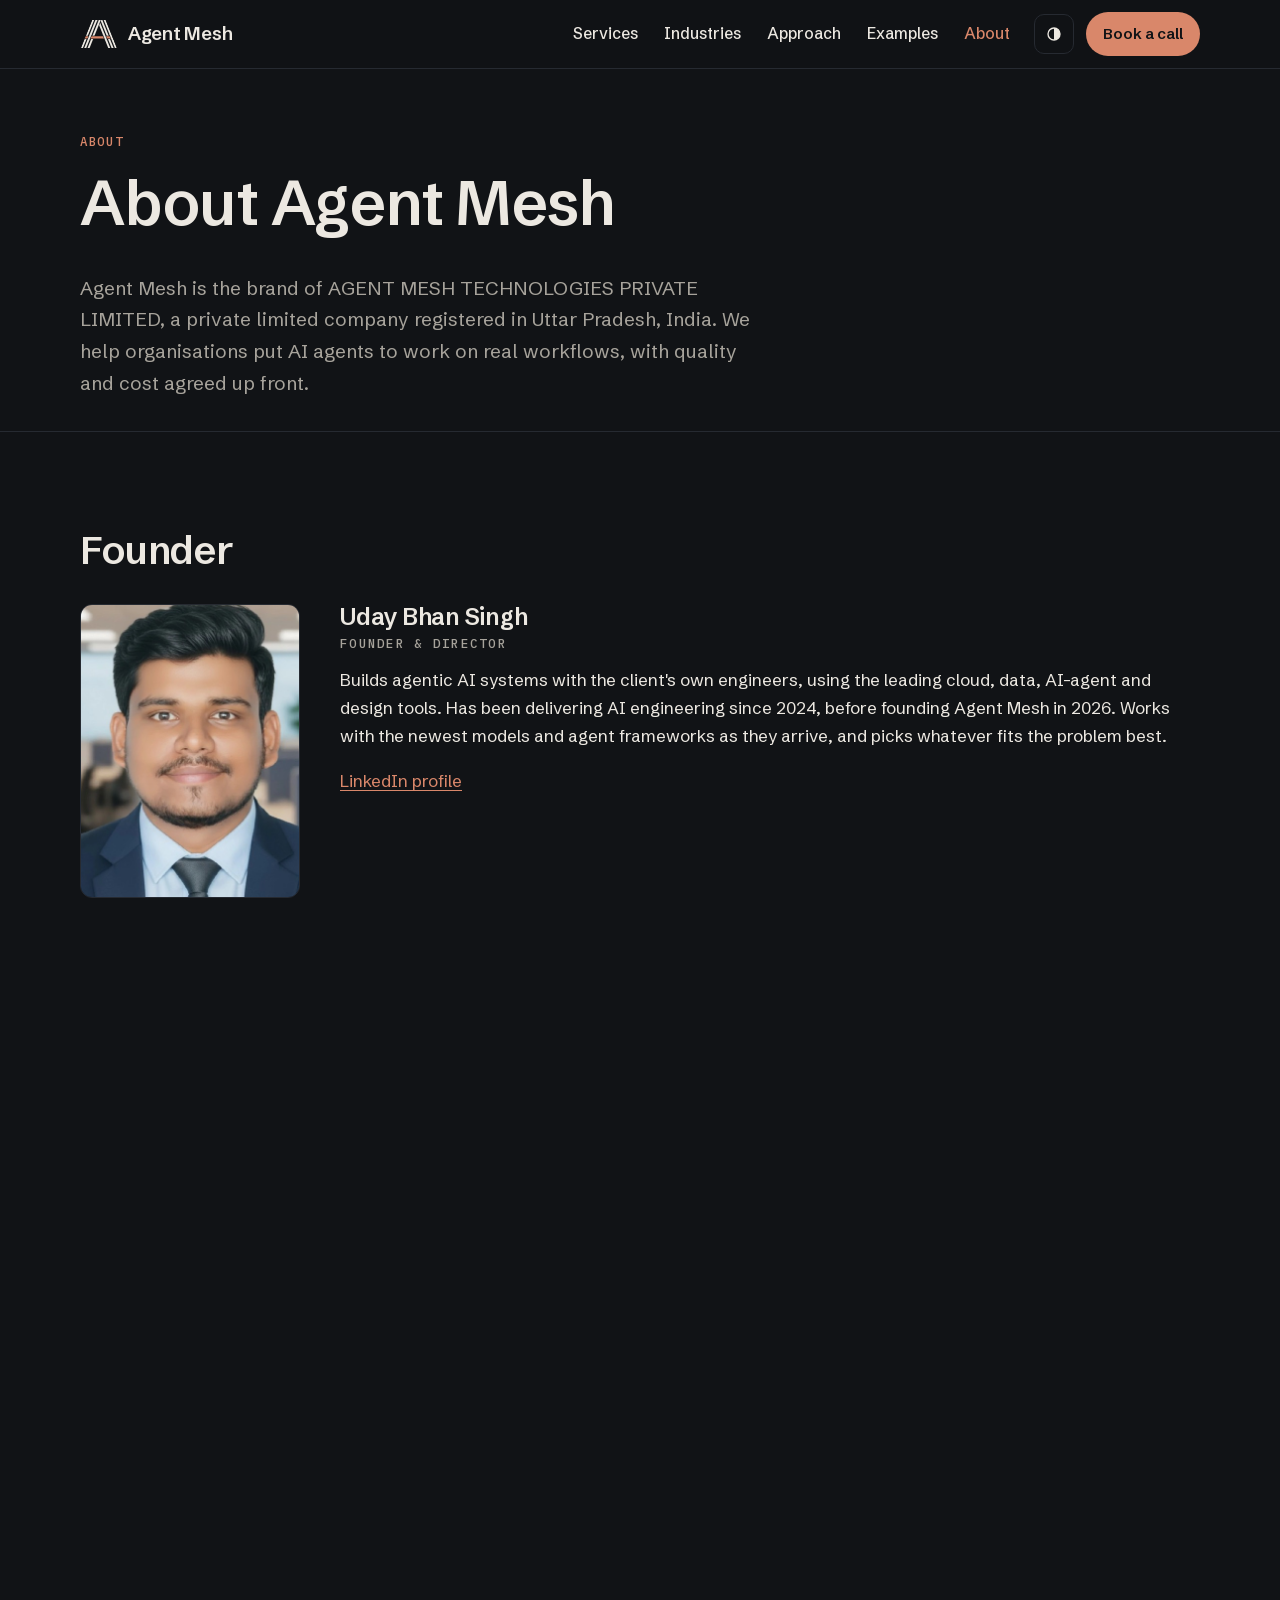
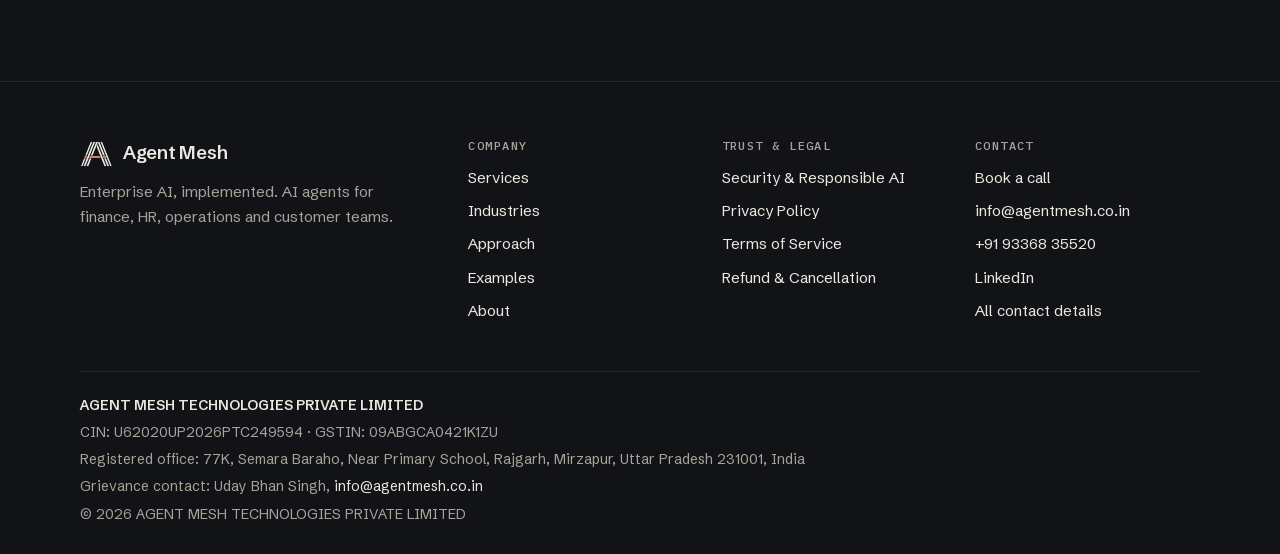
<file: about/index.html>
<!doctype html>
<html lang="en-IN" data-theme="dark">
<head>
  <meta charset="utf-8">
  <meta name="viewport" content="width=device-width, initial-scale=1">
  <meta http-equiv="Content-Security-Policy" content="default-src 'self'; img-src 'self' data:; style-src 'self'; font-src 'self'; script-src 'self' 'sha256-iKB9+MoZyrtdY/hEkIeQxQBS/Gaf3f6PuzLPJSnBaiU='; base-uri 'self'; form-action 'none'; object-src 'none'">
  <script>(function(){var d=document.documentElement,t='dark';d.classList.add('js');try{var q=location.search.match(/[?&]theme=(light|dark)/);t=q?q[1]:(localStorage.getItem('am-theme')||'dark');}catch(e){}d.setAttribute('data-theme',t==='light'?'light':'dark');})();</script>
  <title>About · Agent Mesh</title>
  <meta name="description" content="About Agent Mesh, the brand of AGENT MESH TECHNOLOGIES PRIVATE LIMITED, Uttar Pradesh, India: who we are, the founder, and company details.">
  <link rel="canonical" href="https://agentmesh.co.in/about/">
  <meta name="theme-color" content="#111316">
  <link rel="icon" href="/assets/brand/favicon.svg" type="image/svg+xml">
  <link rel="icon" href="/assets/brand/favicon-32.png" sizes="32x32" type="image/png">
  <link rel="apple-touch-icon" href="/assets/brand/apple-touch-icon.png">
  <link rel="preload" href="/assets/fonts/schibsted-grotesk-400-700-latin.woff2" as="font" type="font/woff2" crossorigin>
  <link rel="stylesheet" href="/assets/fonts/fonts.css">
  <link rel="stylesheet" href="/assets/styles.css">
  <link rel="stylesheet" href="/assets/brand/hero.css">
  <script src="/assets/theme.js" defer></script>
  <meta property="og:type" content="website">
  <meta property="og:site_name" content="Agent Mesh">
  <meta property="og:locale" content="en_IN">
  <meta property="og:title" content="About · Agent Mesh">
  <meta property="og:description" content="About Agent Mesh, the brand of AGENT MESH TECHNOLOGIES PRIVATE LIMITED, Uttar Pradesh, India: who we are, the founder, and company details.">
  <meta property="og:url" content="https://agentmesh.co.in/about/">
  <meta property="og:image" content="https://agentmesh.co.in/assets/brand/og-image.png">
  <meta property="og:image:width" content="1200">
  <meta property="og:image:height" content="630">
  <meta name="twitter:card" content="summary_large_image">
  <script type="application/ld+json">{
  "@context": "https://schema.org",
  "@type": "Organization",
  "name": "Agent Mesh",
  "legalName": "AGENT MESH TECHNOLOGIES PRIVATE LIMITED",
  "url": "https://agentmesh.co.in",
  "logo": "https://agentmesh.co.in/assets/brand/logo-512.png",
  "email": "info@agentmesh.co.in",
  "founder": {
    "@type": "Person",
    "name": "Uday Bhan Singh",
    "jobTitle": "Founder & Director",
    "sameAs": [
      "https://www.linkedin.com/in/uday-bhan-singh-875560147/"
    ]
  },
  "telephone": "+91 93368 35520",
  "taxID": "09ABGCA0421K1ZU",
  "identifier": {
    "@type": "PropertyValue",
    "propertyID": "CIN",
    "value": "U62020UP2026PTC249594"
  },
  "foundingDate": "2026-07-01",
  "sameAs": [
    "https://www.linkedin.com/company/agent-mesh-technologies/",
    "https://github.com/agentmeshtech"
  ],
  "address": {
    "@type": "PostalAddress",
    "addressRegion": "Uttar Pradesh",
    "addressCountry": "IN",
    "streetAddress": "77K, Semara Baraho, Near Primary School, Rajgarh",
    "addressLocality": "Mirzapur",
    "postalCode": "231001"
  }
}</script>
</head>
<body>
  <a class="skip-link" href="#main">Skip to content</a>
  <header class="site-header">
    <div class="container header-inner">
      <a class="brand" href="/" aria-label="Agent Mesh, home"><svg xmlns="http://www.w3.org/2000/svg" viewBox="3 22.6 114 90.4" aria-hidden="true" focusable="false" class="logo-mark"><defs><clipPath id="hm-clip"><path d="M6 110L39.76 25.6H80.24L114 110Z"/></clipPath><mask id="hm-m0" maskUnits="userSpaceOnUse" x="-20" y="-20" width="160" height="160"><rect x="-20" y="-20" width="160" height="160" fill="#fff"/><line x1="7.2" y1="114" x2="54.4" y2="-4" stroke-width="8.8" stroke="#000"/><line x1="17.2" y1="114" x2="64.4" y2="-4" stroke-width="8.8" stroke="#000"/><line x1="27.2" y1="114" x2="74.4" y2="-4" stroke-width="8.8" stroke="#000"/><line x1="16" y1="78" x2="104" y2="78" stroke-width="10" stroke="#000"/><line x1="28.06" y1="86.84" x2="35.14" y2="69.16" stroke-width="8.8" stroke="#000"/><line x1="81.94" y1="86.84" x2="74.86" y2="69.16" stroke-width="8.8" stroke="#000"/><line x1="101.94" y1="86.84" x2="94.86" y2="69.16" stroke-width="8.8" stroke="#000"/></mask><mask id="hm-m1" maskUnits="userSpaceOnUse" x="-20" y="-20" width="160" height="160"><rect x="-20" y="-20" width="160" height="160" fill="#fff"/><line x1="16" y1="78" x2="104" y2="78" stroke-width="10" stroke="#000"/><line x1="28.06" y1="86.84" x2="35.14" y2="69.16" stroke-width="8.8" stroke="#000"/><line x1="81.94" y1="86.84" x2="74.86" y2="69.16" stroke-width="8.8" stroke="#000"/><line x1="101.94" y1="86.84" x2="94.86" y2="69.16" stroke-width="8.8" stroke="#000"/></mask><mask id="hm-m2" maskUnits="userSpaceOnUse" x="-20" y="-20" width="160" height="160"><rect x="-20" y="-20" width="160" height="160" fill="#fff"/><line x1="16" y1="78" x2="104" y2="78" stroke-width="10" stroke="#000"/><line x1="28.06" y1="86.84" x2="35.14" y2="69.16" stroke-width="8.8" stroke="#000"/><line x1="81.94" y1="86.84" x2="74.86" y2="69.16" stroke-width="8.8" stroke="#000"/><line x1="101.94" y1="86.84" x2="94.86" y2="69.16" stroke-width="8.8" stroke="#000"/></mask><mask id="hm-m3" maskUnits="userSpaceOnUse" x="-20" y="-20" width="160" height="160"><rect x="-20" y="-20" width="160" height="160" fill="#fff"/><line x1="28.06" y1="86.84" x2="35.14" y2="69.16" stroke-width="8.8" stroke="#000"/><line x1="81.94" y1="86.84" x2="74.86" y2="69.16" stroke-width="8.8" stroke="#000"/><line x1="101.94" y1="86.84" x2="94.86" y2="69.16" stroke-width="8.8" stroke="#000"/></mask></defs><g clip-path="url(#hm-clip)"><g mask="url(#hm-m0)"><line x1="113.32" y1="115.3" x2="65.08" y2="-5.3" stroke-width="5.6" class="wa-ink"/><line x1="103.32" y1="115.3" x2="55.08" y2="-5.3" stroke-width="5.6" class="wa-ink"/><line x1="93.32" y1="115.3" x2="45.08" y2="-5.3" stroke-width="5.6" class="wa-ink"/></g><g mask="url(#hm-m1)"><line x1="6.68" y1="115.3" x2="54.92" y2="-5.3" stroke-width="5.6" class="wa-ink"/><line x1="16.68" y1="115.3" x2="64.92" y2="-5.3" stroke-width="5.6" class="wa-ink"/><line x1="26.68" y1="115.3" x2="74.92" y2="-5.3" stroke-width="5.6" class="wa-ink"/></g><g mask="url(#hm-m2)"></g><g mask="url(#hm-m3)"><line x1="14.6" y1="78" x2="105.4" y2="78" stroke-width="6.8" class="wa-acc"/></g><g><line x1="27.54" y1="88.14" x2="35.66" y2="67.86" stroke-width="5.6" class="wa-ink"/><line x1="82.46" y1="88.14" x2="74.34" y2="67.86" stroke-width="5.6" class="wa-ink"/><line x1="102.46" y1="88.14" x2="94.34" y2="67.86" stroke-width="5.6" class="wa-ink"/></g></g></svg><span>Agent Mesh</span></a>
      <nav class="nav-desktop" aria-label="Main">
        <ul>
          <li><a href="/services/">Services</a></li>
          <li><a href="/industries/">Industries</a></li>
          <li><a href="/approach/">Approach</a></li>
          <li><a href="/examples/">Examples</a></li>
          <li><a href="/about/" aria-current="page">About</a></li>
        </ul>
      </nav>
      <button class="theme-toggle" type="button" data-theme-toggle aria-pressed="false">
        <svg viewBox="0 0 24 24" aria-hidden="true" focusable="false"><circle cx="12" cy="12" r="8" fill="none" stroke="currentColor" stroke-width="1.8"/><path d="M12 4a8 8 0 0 1 0 16z" fill="currentColor"/></svg>
        <span class="sr-only">Light theme</span>
      </button>
      <a class="btn btn-primary btn-sm header-cta" href="https://calendar.app.google/BER3Jf25E2911B2P7">Book a call</a>
      <details class="nav-mobile">
        <summary>Menu</summary>
        <nav aria-label="Main, mobile">
          <ul>
            <li><a href="https://calendar.app.google/BER3Jf25E2911B2P7">Book a call</a></li>
            <li><a href="/services/">Services</a></li>
            <li><a href="/industries/">Industries</a></li>
            <li><a href="/approach/">Approach</a></li>
            <li><a href="/examples/">Examples</a></li>
            <li><a href="/about/" aria-current="page">About</a></li>
            <li><a href="/contact/">Contact</a></li>
          </ul>
        </nav>
      </details>
    </div>
  </header>

  <main id="main">
<section class="page-head">
  <div class="container">
    <p class="eyebrow">About</p>
    <h1>About Agent Mesh</h1>
    <p class="lead">Agent Mesh is the brand of AGENT MESH TECHNOLOGIES PRIVATE LIMITED, a private limited company registered in Uttar Pradesh, India. We help organisations put AI agents to work on real workflows, with quality and cost agreed up front.</p>
  </div>
</section>

<section class="section reveal" aria-labelledby="founder">
  <div class="container">
    <div class="section-head"><h2 id="founder">Founder</h2></div>
    <div class="founder">
      <div class="founder-photo"><img src="/assets/img/founder.jpg" alt="Uday Bhan Singh, Founder &amp; Director" width="440" height="587" loading="lazy" decoding="async"></div>
      <div>
        <h3>Uday Bhan Singh</h3>
        <p class="role">Founder &amp; Director</p>
        <p>Builds agentic AI systems with the client&#x27;s own engineers, using the leading cloud, data, AI-agent and design tools. Has been delivering AI engineering since 2024, before founding Agent Mesh in 2026. Works with the newest models and agent frameworks as they arrive, and picks whatever fits the problem best.</p>
        <p><a href="https://www.linkedin.com/in/uday-bhan-singh-875560147/">LinkedIn profile</a></p>
      </div>
    </div>
  </div>
</section>

<section class="section reveal" aria-labelledby="details">
  <div class="container prose">
    <h2 id="details">Company details</h2>
    <table class="details">
      <tbody>
        <tr><th scope="row">Legal name</th><td>AGENT MESH TECHNOLOGIES PRIVATE LIMITED</td></tr>
        <tr><th scope="row">Brand</th><td>Agent Mesh</td></tr>
        <tr><th scope="row">CIN</th><td>U62020UP2026PTC249594</td></tr>
        <tr><th scope="row">GSTIN</th><td>09ABGCA0421K1ZU</td></tr>
        <tr><th scope="row">Registered office</th><td>77K, Semara Baraho, Near Primary School, Rajgarh, Mirzapur, Uttar Pradesh 231001, India</td></tr>
        <tr><th scope="row">Email</th><td><a href="mailto:info@agentmesh.co.in">info@agentmesh.co.in</a></td></tr>
        <tr><th scope="row">Phone</th><td><a href="tel:+919336835520">+91 93368 35520</a></td></tr>
      </tbody>
    </table>
  </div>
</section>

  </main>

  <footer class="site-footer">
    <div class="container">
      <div class="footer-grid">
        <div class="footer-brand">
          <a class="brand" href="/"><svg xmlns="http://www.w3.org/2000/svg" viewBox="3 22.6 114 90.4" aria-hidden="true" focusable="false" class="logo-mark"><defs><clipPath id="fm-clip"><path d="M6 110L39.76 25.6H80.24L114 110Z"/></clipPath><mask id="fm-m0" maskUnits="userSpaceOnUse" x="-20" y="-20" width="160" height="160"><rect x="-20" y="-20" width="160" height="160" fill="#fff"/><line x1="7.2" y1="114" x2="54.4" y2="-4" stroke-width="8.8" stroke="#000"/><line x1="17.2" y1="114" x2="64.4" y2="-4" stroke-width="8.8" stroke="#000"/><line x1="27.2" y1="114" x2="74.4" y2="-4" stroke-width="8.8" stroke="#000"/><line x1="16" y1="78" x2="104" y2="78" stroke-width="10" stroke="#000"/><line x1="28.06" y1="86.84" x2="35.14" y2="69.16" stroke-width="8.8" stroke="#000"/><line x1="81.94" y1="86.84" x2="74.86" y2="69.16" stroke-width="8.8" stroke="#000"/><line x1="101.94" y1="86.84" x2="94.86" y2="69.16" stroke-width="8.8" stroke="#000"/></mask><mask id="fm-m1" maskUnits="userSpaceOnUse" x="-20" y="-20" width="160" height="160"><rect x="-20" y="-20" width="160" height="160" fill="#fff"/><line x1="16" y1="78" x2="104" y2="78" stroke-width="10" stroke="#000"/><line x1="28.06" y1="86.84" x2="35.14" y2="69.16" stroke-width="8.8" stroke="#000"/><line x1="81.94" y1="86.84" x2="74.86" y2="69.16" stroke-width="8.8" stroke="#000"/><line x1="101.94" y1="86.84" x2="94.86" y2="69.16" stroke-width="8.8" stroke="#000"/></mask><mask id="fm-m2" maskUnits="userSpaceOnUse" x="-20" y="-20" width="160" height="160"><rect x="-20" y="-20" width="160" height="160" fill="#fff"/><line x1="16" y1="78" x2="104" y2="78" stroke-width="10" stroke="#000"/><line x1="28.06" y1="86.84" x2="35.14" y2="69.16" stroke-width="8.8" stroke="#000"/><line x1="81.94" y1="86.84" x2="74.86" y2="69.16" stroke-width="8.8" stroke="#000"/><line x1="101.94" y1="86.84" x2="94.86" y2="69.16" stroke-width="8.8" stroke="#000"/></mask><mask id="fm-m3" maskUnits="userSpaceOnUse" x="-20" y="-20" width="160" height="160"><rect x="-20" y="-20" width="160" height="160" fill="#fff"/><line x1="28.06" y1="86.84" x2="35.14" y2="69.16" stroke-width="8.8" stroke="#000"/><line x1="81.94" y1="86.84" x2="74.86" y2="69.16" stroke-width="8.8" stroke="#000"/><line x1="101.94" y1="86.84" x2="94.86" y2="69.16" stroke-width="8.8" stroke="#000"/></mask></defs><g clip-path="url(#fm-clip)"><g mask="url(#fm-m0)"><line x1="113.32" y1="115.3" x2="65.08" y2="-5.3" stroke-width="5.6" class="wa-ink"/><line x1="103.32" y1="115.3" x2="55.08" y2="-5.3" stroke-width="5.6" class="wa-ink"/><line x1="93.32" y1="115.3" x2="45.08" y2="-5.3" stroke-width="5.6" class="wa-ink"/></g><g mask="url(#fm-m1)"><line x1="6.68" y1="115.3" x2="54.92" y2="-5.3" stroke-width="5.6" class="wa-ink"/><line x1="16.68" y1="115.3" x2="64.92" y2="-5.3" stroke-width="5.6" class="wa-ink"/><line x1="26.68" y1="115.3" x2="74.92" y2="-5.3" stroke-width="5.6" class="wa-ink"/></g><g mask="url(#fm-m2)"></g><g mask="url(#fm-m3)"><line x1="14.6" y1="78" x2="105.4" y2="78" stroke-width="6.8" class="wa-acc"/></g><g><line x1="27.54" y1="88.14" x2="35.66" y2="67.86" stroke-width="5.6" class="wa-ink"/><line x1="82.46" y1="88.14" x2="74.34" y2="67.86" stroke-width="5.6" class="wa-ink"/><line x1="102.46" y1="88.14" x2="94.34" y2="67.86" stroke-width="5.6" class="wa-ink"/></g></g></svg><span>Agent Mesh</span></a>
          <p>Enterprise AI, implemented. AI agents for finance, HR, operations and customer teams.</p>
        </div>
        <nav aria-label="Company">
          <h2>Company</h2>
          <ul>
            <li><a href="/services/">Services</a></li>
            <li><a href="/industries/">Industries</a></li>
            <li><a href="/approach/">Approach</a></li>
            <li><a href="/examples/">Examples</a></li>
            <li><a href="/about/">About</a></li>
          </ul>
        </nav>
        <nav aria-label="Trust and legal">
          <h2>Trust &amp; legal</h2>
          <ul>
            <li><a href="/security/">Security &amp; Responsible AI</a></li>
            <li><a href="/privacy/">Privacy Policy</a></li>
            <li><a href="/terms/">Terms of Service</a></li>
            <li><a href="/refund-policy/">Refund &amp; Cancellation</a></li>
          </ul>
        </nav>
        <div>
          <h2>Contact</h2>
          <ul>
            <li><a href="https://calendar.app.google/BER3Jf25E2911B2P7">Book a call</a></li>
            <li><a href="mailto:info@agentmesh.co.in">info@agentmesh.co.in</a></li>
            <li><a href="tel:+919336835520">+91 93368 35520</a></li>
            <li><a href="https://www.linkedin.com/company/agent-mesh-technologies/">LinkedIn</a></li>
            <li><a href="/contact/">All contact details</a></li>
          </ul>
        </div>
      </div>
      <div class="legal">
        <p><strong>AGENT MESH TECHNOLOGIES PRIVATE LIMITED</strong></p>
        <p>CIN: U62020UP2026PTC249594 · GSTIN: 09ABGCA0421K1ZU</p>
        <p>Registered office: 77K, Semara Baraho, Near Primary School, Rajgarh, Mirzapur, Uttar Pradesh 231001, India</p>
        <p>Grievance contact: Uday Bhan Singh, <a href="mailto:info@agentmesh.co.in">info@agentmesh.co.in</a></p>
        <p>&copy; 2026 AGENT MESH TECHNOLOGIES PRIVATE LIMITED</p>
      </div>
    </div>
  </footer>
</body>
</html>
</file>
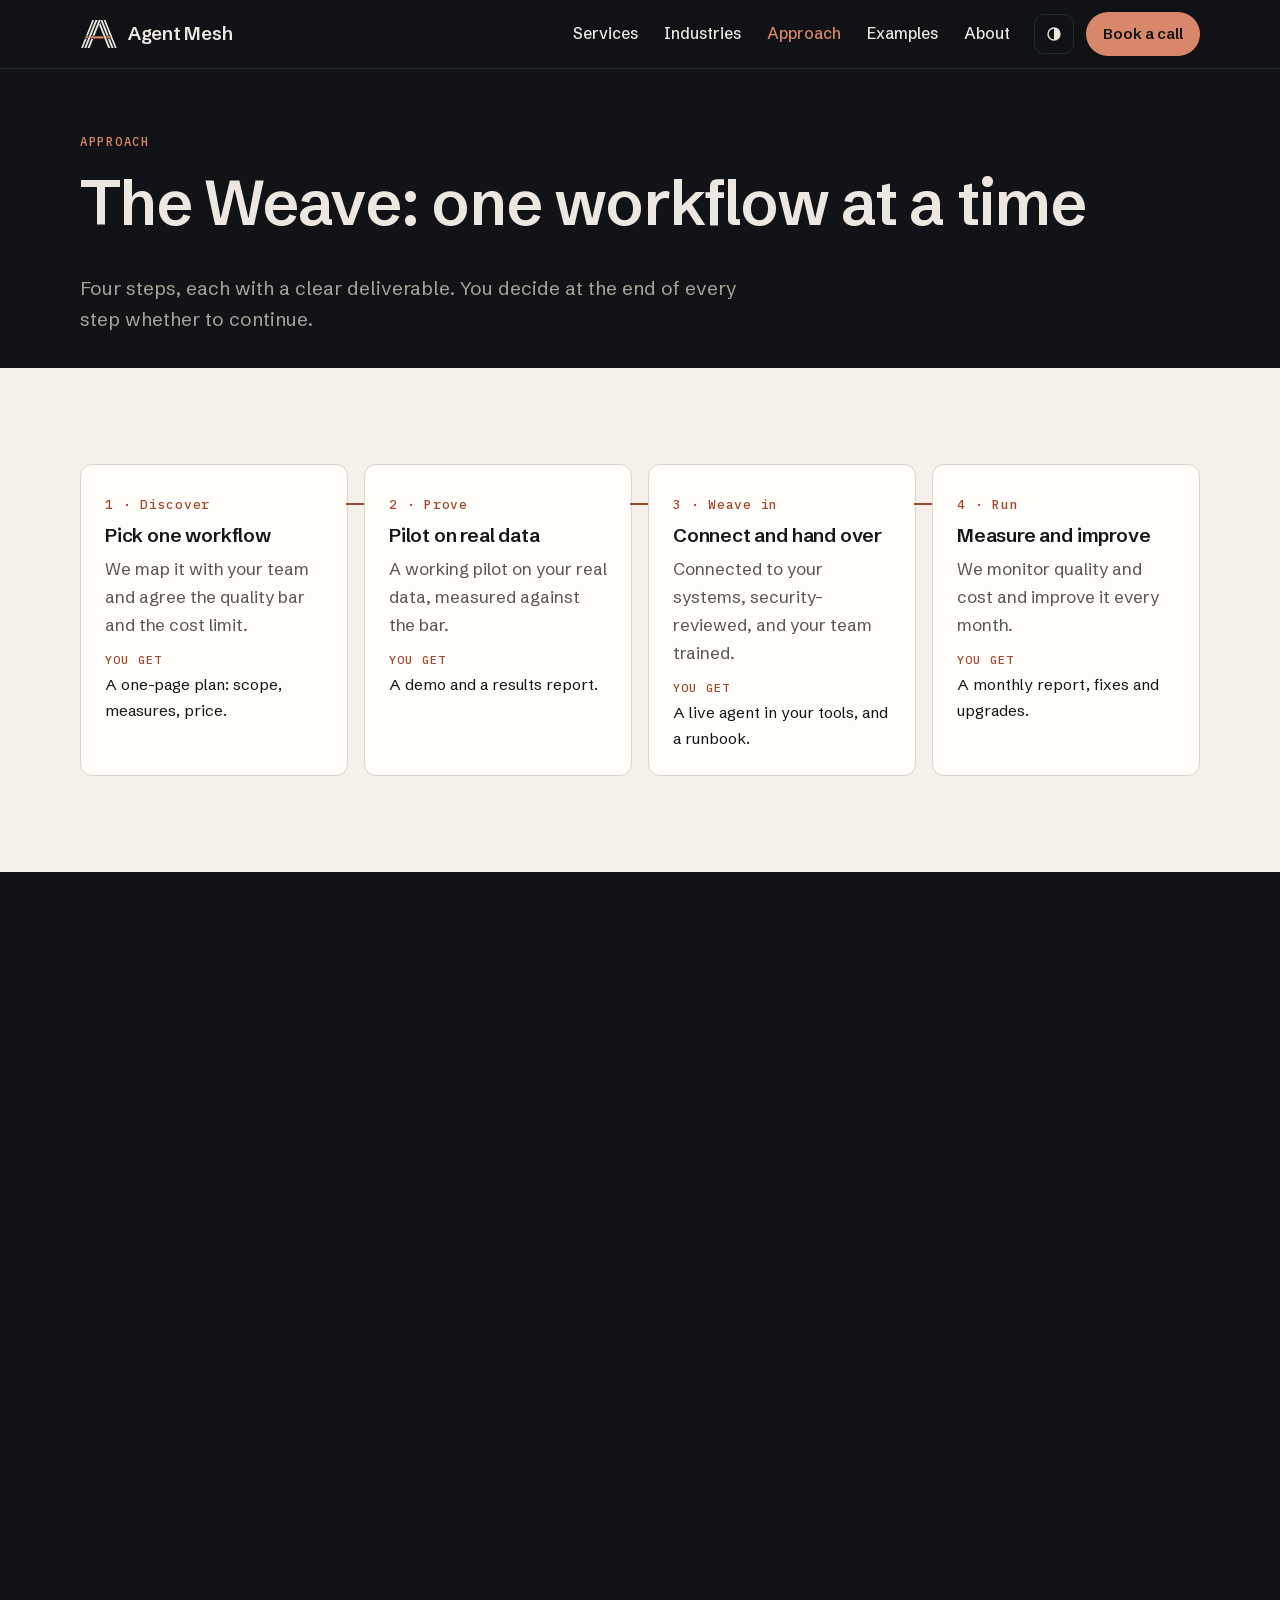
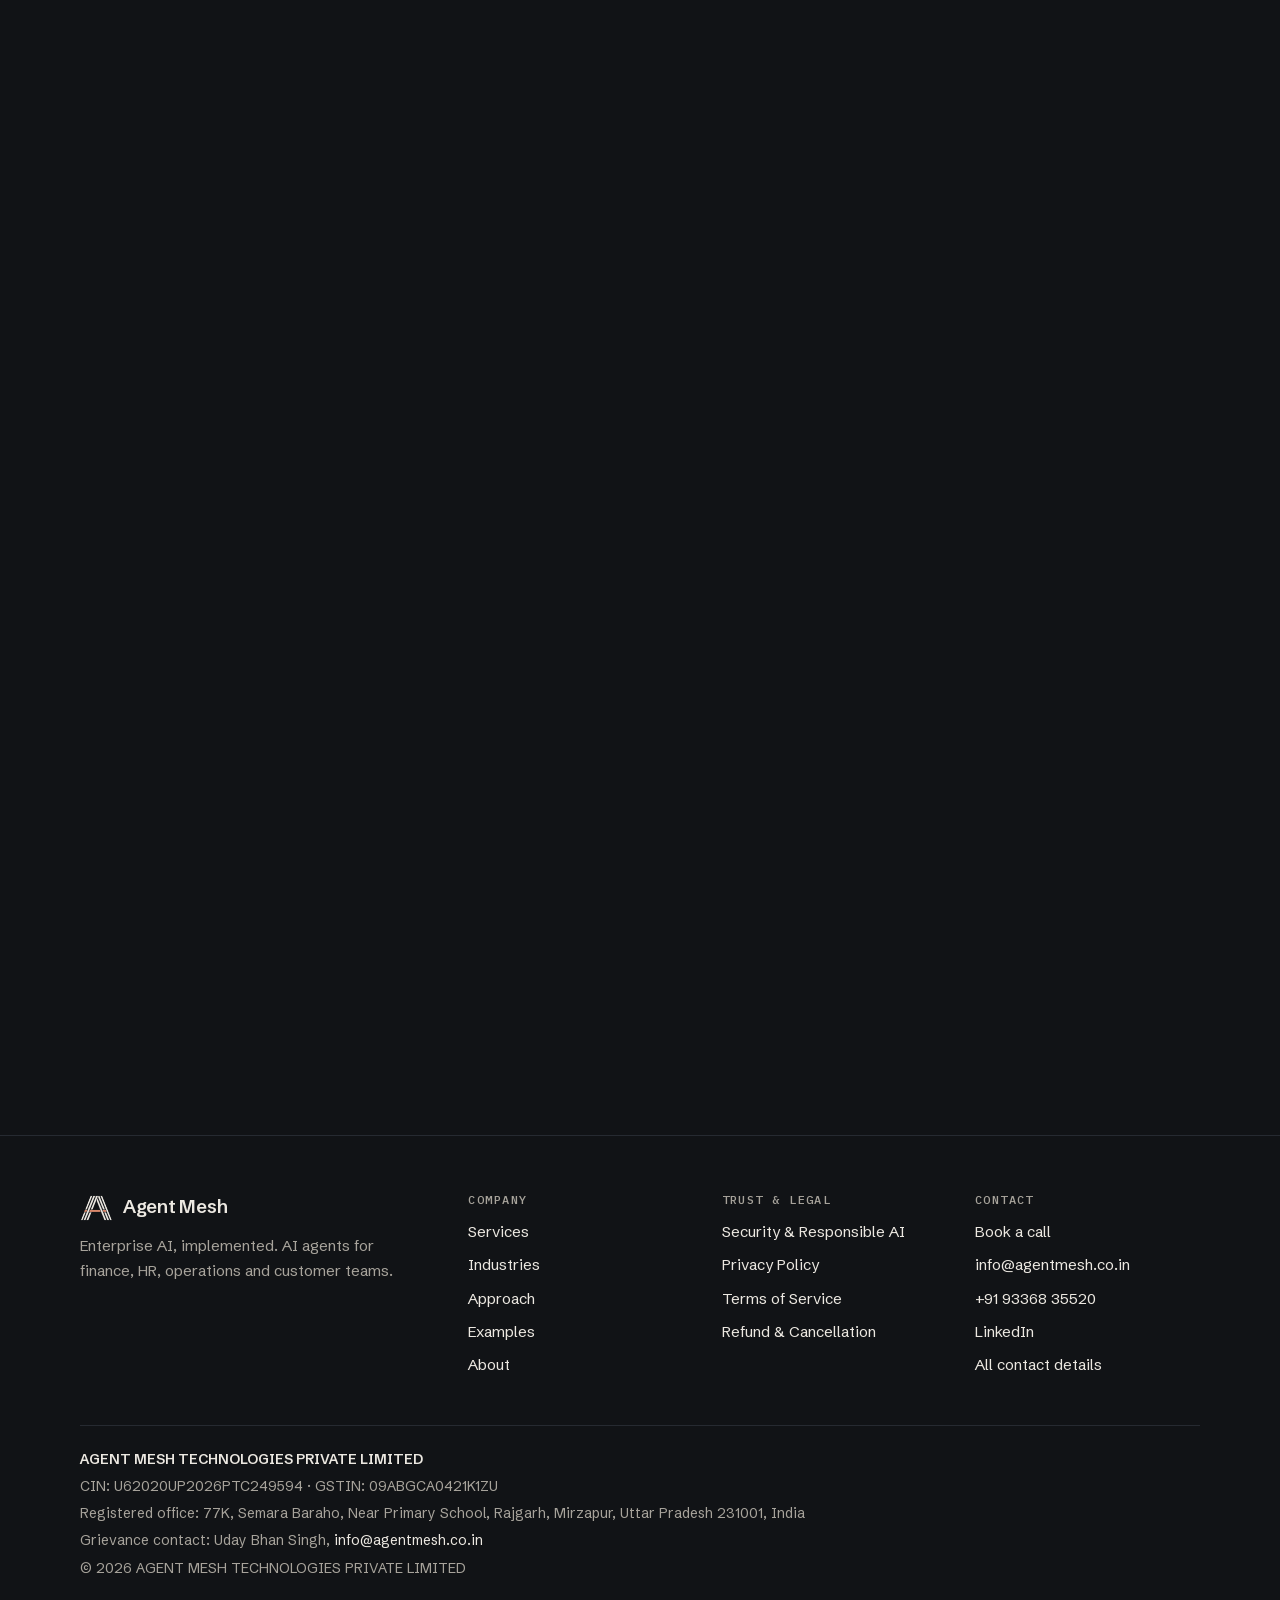
<file: approach/index.html>
<!doctype html>
<html lang="en-IN" data-theme="dark">
<head>
  <meta charset="utf-8">
  <meta name="viewport" content="width=device-width, initial-scale=1">
  <meta http-equiv="Content-Security-Policy" content="default-src 'self'; img-src 'self' data:; style-src 'self'; font-src 'self'; script-src 'self' 'sha256-iKB9+MoZyrtdY/hEkIeQxQBS/Gaf3f6PuzLPJSnBaiU='; base-uri 'self'; form-action 'none'; object-src 'none'">
  <script>(function(){var d=document.documentElement,t='dark';d.classList.add('js');try{var q=location.search.match(/[?&]theme=(light|dark)/);t=q?q[1]:(localStorage.getItem('am-theme')||'dark');}catch(e){}d.setAttribute('data-theme',t==='light'?'light':'dark');})();</script>
  <title>Approach · Agent Mesh</title>
  <meta name="description" content="The Weave: how an Agent Mesh engagement runs, what every engagement includes, how pricing works, and answers to common buyer questions.">
  <link rel="canonical" href="https://agentmesh.co.in/approach/">
  <meta name="theme-color" content="#111316">
  <link rel="icon" href="/assets/brand/favicon.svg" type="image/svg+xml">
  <link rel="icon" href="/assets/brand/favicon-32.png" sizes="32x32" type="image/png">
  <link rel="apple-touch-icon" href="/assets/brand/apple-touch-icon.png">
  <link rel="preload" href="/assets/fonts/schibsted-grotesk-400-700-latin.woff2" as="font" type="font/woff2" crossorigin>
  <link rel="stylesheet" href="/assets/fonts/fonts.css">
  <link rel="stylesheet" href="/assets/styles.css">
  <link rel="stylesheet" href="/assets/brand/hero.css">
  <script src="/assets/theme.js" defer></script>
  <meta property="og:type" content="website">
  <meta property="og:site_name" content="Agent Mesh">
  <meta property="og:locale" content="en_IN">
  <meta property="og:title" content="Approach · Agent Mesh">
  <meta property="og:description" content="The Weave: how an Agent Mesh engagement runs, what every engagement includes, how pricing works, and answers to common buyer questions.">
  <meta property="og:url" content="https://agentmesh.co.in/approach/">
  <meta property="og:image" content="https://agentmesh.co.in/assets/brand/og-image.png">
  <meta property="og:image:width" content="1200">
  <meta property="og:image:height" content="630">
  <meta name="twitter:card" content="summary_large_image">
  <script type="application/ld+json">{
  "@context": "https://schema.org",
  "@type": "Organization",
  "name": "Agent Mesh",
  "legalName": "AGENT MESH TECHNOLOGIES PRIVATE LIMITED",
  "url": "https://agentmesh.co.in",
  "logo": "https://agentmesh.co.in/assets/brand/logo-512.png",
  "email": "info@agentmesh.co.in",
  "founder": {
    "@type": "Person",
    "name": "Uday Bhan Singh",
    "jobTitle": "Founder & Director",
    "sameAs": [
      "https://www.linkedin.com/in/uday-bhan-singh-875560147/"
    ]
  },
  "telephone": "+91 93368 35520",
  "taxID": "09ABGCA0421K1ZU",
  "identifier": {
    "@type": "PropertyValue",
    "propertyID": "CIN",
    "value": "U62020UP2026PTC249594"
  },
  "foundingDate": "2026-07-01",
  "sameAs": [
    "https://www.linkedin.com/company/agent-mesh-technologies/",
    "https://github.com/agentmeshtech"
  ],
  "address": {
    "@type": "PostalAddress",
    "addressRegion": "Uttar Pradesh",
    "addressCountry": "IN",
    "streetAddress": "77K, Semara Baraho, Near Primary School, Rajgarh",
    "addressLocality": "Mirzapur",
    "postalCode": "231001"
  }
}</script>
</head>
<body>
  <a class="skip-link" href="#main">Skip to content</a>
  <header class="site-header">
    <div class="container header-inner">
      <a class="brand" href="/" aria-label="Agent Mesh, home"><svg xmlns="http://www.w3.org/2000/svg" viewBox="3 22.6 114 90.4" aria-hidden="true" focusable="false" class="logo-mark"><defs><clipPath id="hm-clip"><path d="M6 110L39.76 25.6H80.24L114 110Z"/></clipPath><mask id="hm-m0" maskUnits="userSpaceOnUse" x="-20" y="-20" width="160" height="160"><rect x="-20" y="-20" width="160" height="160" fill="#fff"/><line x1="7.2" y1="114" x2="54.4" y2="-4" stroke-width="8.8" stroke="#000"/><line x1="17.2" y1="114" x2="64.4" y2="-4" stroke-width="8.8" stroke="#000"/><line x1="27.2" y1="114" x2="74.4" y2="-4" stroke-width="8.8" stroke="#000"/><line x1="16" y1="78" x2="104" y2="78" stroke-width="10" stroke="#000"/><line x1="28.06" y1="86.84" x2="35.14" y2="69.16" stroke-width="8.8" stroke="#000"/><line x1="81.94" y1="86.84" x2="74.86" y2="69.16" stroke-width="8.8" stroke="#000"/><line x1="101.94" y1="86.84" x2="94.86" y2="69.16" stroke-width="8.8" stroke="#000"/></mask><mask id="hm-m1" maskUnits="userSpaceOnUse" x="-20" y="-20" width="160" height="160"><rect x="-20" y="-20" width="160" height="160" fill="#fff"/><line x1="16" y1="78" x2="104" y2="78" stroke-width="10" stroke="#000"/><line x1="28.06" y1="86.84" x2="35.14" y2="69.16" stroke-width="8.8" stroke="#000"/><line x1="81.94" y1="86.84" x2="74.86" y2="69.16" stroke-width="8.8" stroke="#000"/><line x1="101.94" y1="86.84" x2="94.86" y2="69.16" stroke-width="8.8" stroke="#000"/></mask><mask id="hm-m2" maskUnits="userSpaceOnUse" x="-20" y="-20" width="160" height="160"><rect x="-20" y="-20" width="160" height="160" fill="#fff"/><line x1="16" y1="78" x2="104" y2="78" stroke-width="10" stroke="#000"/><line x1="28.06" y1="86.84" x2="35.14" y2="69.16" stroke-width="8.8" stroke="#000"/><line x1="81.94" y1="86.84" x2="74.86" y2="69.16" stroke-width="8.8" stroke="#000"/><line x1="101.94" y1="86.84" x2="94.86" y2="69.16" stroke-width="8.8" stroke="#000"/></mask><mask id="hm-m3" maskUnits="userSpaceOnUse" x="-20" y="-20" width="160" height="160"><rect x="-20" y="-20" width="160" height="160" fill="#fff"/><line x1="28.06" y1="86.84" x2="35.14" y2="69.16" stroke-width="8.8" stroke="#000"/><line x1="81.94" y1="86.84" x2="74.86" y2="69.16" stroke-width="8.8" stroke="#000"/><line x1="101.94" y1="86.84" x2="94.86" y2="69.16" stroke-width="8.8" stroke="#000"/></mask></defs><g clip-path="url(#hm-clip)"><g mask="url(#hm-m0)"><line x1="113.32" y1="115.3" x2="65.08" y2="-5.3" stroke-width="5.6" class="wa-ink"/><line x1="103.32" y1="115.3" x2="55.08" y2="-5.3" stroke-width="5.6" class="wa-ink"/><line x1="93.32" y1="115.3" x2="45.08" y2="-5.3" stroke-width="5.6" class="wa-ink"/></g><g mask="url(#hm-m1)"><line x1="6.68" y1="115.3" x2="54.92" y2="-5.3" stroke-width="5.6" class="wa-ink"/><line x1="16.68" y1="115.3" x2="64.92" y2="-5.3" stroke-width="5.6" class="wa-ink"/><line x1="26.68" y1="115.3" x2="74.92" y2="-5.3" stroke-width="5.6" class="wa-ink"/></g><g mask="url(#hm-m2)"></g><g mask="url(#hm-m3)"><line x1="14.6" y1="78" x2="105.4" y2="78" stroke-width="6.8" class="wa-acc"/></g><g><line x1="27.54" y1="88.14" x2="35.66" y2="67.86" stroke-width="5.6" class="wa-ink"/><line x1="82.46" y1="88.14" x2="74.34" y2="67.86" stroke-width="5.6" class="wa-ink"/><line x1="102.46" y1="88.14" x2="94.34" y2="67.86" stroke-width="5.6" class="wa-ink"/></g></g></svg><span>Agent Mesh</span></a>
      <nav class="nav-desktop" aria-label="Main">
        <ul>
          <li><a href="/services/">Services</a></li>
          <li><a href="/industries/">Industries</a></li>
          <li><a href="/approach/" aria-current="page">Approach</a></li>
          <li><a href="/examples/">Examples</a></li>
          <li><a href="/about/">About</a></li>
        </ul>
      </nav>
      <button class="theme-toggle" type="button" data-theme-toggle aria-pressed="false">
        <svg viewBox="0 0 24 24" aria-hidden="true" focusable="false"><circle cx="12" cy="12" r="8" fill="none" stroke="currentColor" stroke-width="1.8"/><path d="M12 4a8 8 0 0 1 0 16z" fill="currentColor"/></svg>
        <span class="sr-only">Light theme</span>
      </button>
      <a class="btn btn-primary btn-sm header-cta" href="https://calendar.app.google/BER3Jf25E2911B2P7">Book a call</a>
      <details class="nav-mobile">
        <summary>Menu</summary>
        <nav aria-label="Main, mobile">
          <ul>
            <li><a href="https://calendar.app.google/BER3Jf25E2911B2P7">Book a call</a></li>
            <li><a href="/services/">Services</a></li>
            <li><a href="/industries/">Industries</a></li>
            <li><a href="/approach/" aria-current="page">Approach</a></li>
            <li><a href="/examples/">Examples</a></li>
            <li><a href="/about/">About</a></li>
            <li><a href="/contact/">Contact</a></li>
          </ul>
        </nav>
      </details>
    </div>
  </header>

  <main id="main">
<section class="page-head">
  <div class="container">
    <p class="eyebrow">Approach</p>
    <h1>The Weave: one workflow at a time</h1>
    <p class="lead">Four steps, each with a clear deliverable. You decide at the end of every step whether to continue.</p>
  </div>
</section>

<section class="section band reveal" aria-labelledby="steps">
  <div class="container">
    <h2 id="steps" class="sr-only">The four steps</h2>
    <ol class="steps">
      <li class="step"><span class="num">1 · Discover</span><h3>Pick one workflow</h3><p>We map it with your team and agree the quality bar and the cost limit.</p><p class="get"><span class="label">You get</span>A one-page plan: scope, measures, price.</p></li>
      <li class="step"><span class="num">2 · Prove</span><h3>Pilot on real data</h3><p>A working pilot on your real data, measured against the bar.</p><p class="get"><span class="label">You get</span>A demo and a results report.</p></li>
      <li class="step"><span class="num">3 · Weave in</span><h3>Connect and hand over</h3><p>Connected to your systems, security-reviewed, and your team trained.</p><p class="get"><span class="label">You get</span>A live agent in your tools, and a runbook.</p></li>
      <li class="step"><span class="num">4 · Run</span><h3>Measure and improve</h3><p>We monitor quality and cost and improve it every month.</p><p class="get"><span class="label">You get</span>A monthly report, fixes and upgrades.</p></li>
    </ol>
  </div>
</section>

<section class="section reveal" aria-labelledby="includes">
  <div class="container">
    <div class="section-head"><h2 id="includes">Every engagement includes</h2></div>
    <ul class="promises">
      <li><span class="num">01</span><span>A quality bar, agreed in writing before the pilot.</span></li>
      <li><span class="num">02</span><span>A cost limit per task, monitored.</span></li>
      <li><span class="num">03</span><span>Your data stays yours. Where possible it runs in your cloud, and it is never used to train models.</span></li>
      <li><span class="num">04</span><span>You own the code, prompts and evaluations we build for you.</span></li>
    </ul>
    <p class="fineprint">As set out in your signed agreement. Third-party models and tools stay under their own licences.</p>
  </div>
</section>

<section class="section reveal" aria-labelledby="pricing">
  <div class="container prose">
    <h2 id="pricing">How pricing works</h2>
    <ul>
      <li><strong>Discover:</strong> a fixed fee, agreed up front.</li>
      <li><strong>Prove:</strong> a fixed scope and a fixed fee.</li>
      <li><strong>Run:</strong> a monthly fee for monitoring and improvement.</li>
    </ul>
    <p>Indian clients are quoted in INR plus GST. International clients are quoted in USD.</p>
  </div>
</section>

<section class="section reveal" aria-labelledby="faq">
  <div class="container prose faq">
    <h2 id="faq">Questions buyers ask</h2>
    <details><summary>Who owns what you build?</summary><p>You do. The code, prompts and evaluations we build for you are yours, as set out in your signed agreement. Third-party models and tools stay under their own licences.</p></details>
    <details><summary>Where does our data go?</summary><p>Where possible, the system runs in your own cloud account. If it can't, we use named providers in a region you choose, and list them in the agreement.</p></details>
    <details><summary>Do you train models on our data?</summary><p>No. We only use model providers whose enterprise terms exclude training on client data.</p></details>
    <details><summary>Can we switch models or providers later?</summary><p>Yes. We design systems so the model can be changed, and the evaluations show whether a new model is as good as the old one.</p></details>
    <details><summary>What happens if the pilot misses the quality bar?</summary><p>We agree the bar, and what happens if it's missed, before the pilot starts, and write both into the agreement.</p></details>
    <details><summary>Do you work with international clients?</summary><p>Yes. Indian clients are quoted in INR plus GST; international clients in USD.</p></details>
  </div>
</section>

<section class="cta reveal" aria-labelledby="cta">
  <div class="container">
    <div class="cta-box">
      <div><h2 id="cta">Start with Discover</h2><p>A 30-minute call to pick the workflow worth testing first.</p></div>
      <a class="btn btn-primary" href="https://calendar.app.google/BER3Jf25E2911B2P7">Book a call</a>
    </div>
  </div>
</section>

  </main>

  <footer class="site-footer">
    <div class="container">
      <div class="footer-grid">
        <div class="footer-brand">
          <a class="brand" href="/"><svg xmlns="http://www.w3.org/2000/svg" viewBox="3 22.6 114 90.4" aria-hidden="true" focusable="false" class="logo-mark"><defs><clipPath id="fm-clip"><path d="M6 110L39.76 25.6H80.24L114 110Z"/></clipPath><mask id="fm-m0" maskUnits="userSpaceOnUse" x="-20" y="-20" width="160" height="160"><rect x="-20" y="-20" width="160" height="160" fill="#fff"/><line x1="7.2" y1="114" x2="54.4" y2="-4" stroke-width="8.8" stroke="#000"/><line x1="17.2" y1="114" x2="64.4" y2="-4" stroke-width="8.8" stroke="#000"/><line x1="27.2" y1="114" x2="74.4" y2="-4" stroke-width="8.8" stroke="#000"/><line x1="16" y1="78" x2="104" y2="78" stroke-width="10" stroke="#000"/><line x1="28.06" y1="86.84" x2="35.14" y2="69.16" stroke-width="8.8" stroke="#000"/><line x1="81.94" y1="86.84" x2="74.86" y2="69.16" stroke-width="8.8" stroke="#000"/><line x1="101.94" y1="86.84" x2="94.86" y2="69.16" stroke-width="8.8" stroke="#000"/></mask><mask id="fm-m1" maskUnits="userSpaceOnUse" x="-20" y="-20" width="160" height="160"><rect x="-20" y="-20" width="160" height="160" fill="#fff"/><line x1="16" y1="78" x2="104" y2="78" stroke-width="10" stroke="#000"/><line x1="28.06" y1="86.84" x2="35.14" y2="69.16" stroke-width="8.8" stroke="#000"/><line x1="81.94" y1="86.84" x2="74.86" y2="69.16" stroke-width="8.8" stroke="#000"/><line x1="101.94" y1="86.84" x2="94.86" y2="69.16" stroke-width="8.8" stroke="#000"/></mask><mask id="fm-m2" maskUnits="userSpaceOnUse" x="-20" y="-20" width="160" height="160"><rect x="-20" y="-20" width="160" height="160" fill="#fff"/><line x1="16" y1="78" x2="104" y2="78" stroke-width="10" stroke="#000"/><line x1="28.06" y1="86.84" x2="35.14" y2="69.16" stroke-width="8.8" stroke="#000"/><line x1="81.94" y1="86.84" x2="74.86" y2="69.16" stroke-width="8.8" stroke="#000"/><line x1="101.94" y1="86.84" x2="94.86" y2="69.16" stroke-width="8.8" stroke="#000"/></mask><mask id="fm-m3" maskUnits="userSpaceOnUse" x="-20" y="-20" width="160" height="160"><rect x="-20" y="-20" width="160" height="160" fill="#fff"/><line x1="28.06" y1="86.84" x2="35.14" y2="69.16" stroke-width="8.8" stroke="#000"/><line x1="81.94" y1="86.84" x2="74.86" y2="69.16" stroke-width="8.8" stroke="#000"/><line x1="101.94" y1="86.84" x2="94.86" y2="69.16" stroke-width="8.8" stroke="#000"/></mask></defs><g clip-path="url(#fm-clip)"><g mask="url(#fm-m0)"><line x1="113.32" y1="115.3" x2="65.08" y2="-5.3" stroke-width="5.6" class="wa-ink"/><line x1="103.32" y1="115.3" x2="55.08" y2="-5.3" stroke-width="5.6" class="wa-ink"/><line x1="93.32" y1="115.3" x2="45.08" y2="-5.3" stroke-width="5.6" class="wa-ink"/></g><g mask="url(#fm-m1)"><line x1="6.68" y1="115.3" x2="54.92" y2="-5.3" stroke-width="5.6" class="wa-ink"/><line x1="16.68" y1="115.3" x2="64.92" y2="-5.3" stroke-width="5.6" class="wa-ink"/><line x1="26.68" y1="115.3" x2="74.92" y2="-5.3" stroke-width="5.6" class="wa-ink"/></g><g mask="url(#fm-m2)"></g><g mask="url(#fm-m3)"><line x1="14.6" y1="78" x2="105.4" y2="78" stroke-width="6.8" class="wa-acc"/></g><g><line x1="27.54" y1="88.14" x2="35.66" y2="67.86" stroke-width="5.6" class="wa-ink"/><line x1="82.46" y1="88.14" x2="74.34" y2="67.86" stroke-width="5.6" class="wa-ink"/><line x1="102.46" y1="88.14" x2="94.34" y2="67.86" stroke-width="5.6" class="wa-ink"/></g></g></svg><span>Agent Mesh</span></a>
          <p>Enterprise AI, implemented. AI agents for finance, HR, operations and customer teams.</p>
        </div>
        <nav aria-label="Company">
          <h2>Company</h2>
          <ul>
            <li><a href="/services/">Services</a></li>
            <li><a href="/industries/">Industries</a></li>
            <li><a href="/approach/">Approach</a></li>
            <li><a href="/examples/">Examples</a></li>
            <li><a href="/about/">About</a></li>
          </ul>
        </nav>
        <nav aria-label="Trust and legal">
          <h2>Trust &amp; legal</h2>
          <ul>
            <li><a href="/security/">Security &amp; Responsible AI</a></li>
            <li><a href="/privacy/">Privacy Policy</a></li>
            <li><a href="/terms/">Terms of Service</a></li>
            <li><a href="/refund-policy/">Refund &amp; Cancellation</a></li>
          </ul>
        </nav>
        <div>
          <h2>Contact</h2>
          <ul>
            <li><a href="https://calendar.app.google/BER3Jf25E2911B2P7">Book a call</a></li>
            <li><a href="mailto:info@agentmesh.co.in">info@agentmesh.co.in</a></li>
            <li><a href="tel:+919336835520">+91 93368 35520</a></li>
            <li><a href="https://www.linkedin.com/company/agent-mesh-technologies/">LinkedIn</a></li>
            <li><a href="/contact/">All contact details</a></li>
          </ul>
        </div>
      </div>
      <div class="legal">
        <p><strong>AGENT MESH TECHNOLOGIES PRIVATE LIMITED</strong></p>
        <p>CIN: U62020UP2026PTC249594 · GSTIN: 09ABGCA0421K1ZU</p>
        <p>Registered office: 77K, Semara Baraho, Near Primary School, Rajgarh, Mirzapur, Uttar Pradesh 231001, India</p>
        <p>Grievance contact: Uday Bhan Singh, <a href="mailto:info@agentmesh.co.in">info@agentmesh.co.in</a></p>
        <p>&copy; 2026 AGENT MESH TECHNOLOGIES PRIVATE LIMITED</p>
      </div>
    </div>
  </footer>
</body>
</html>
</file>
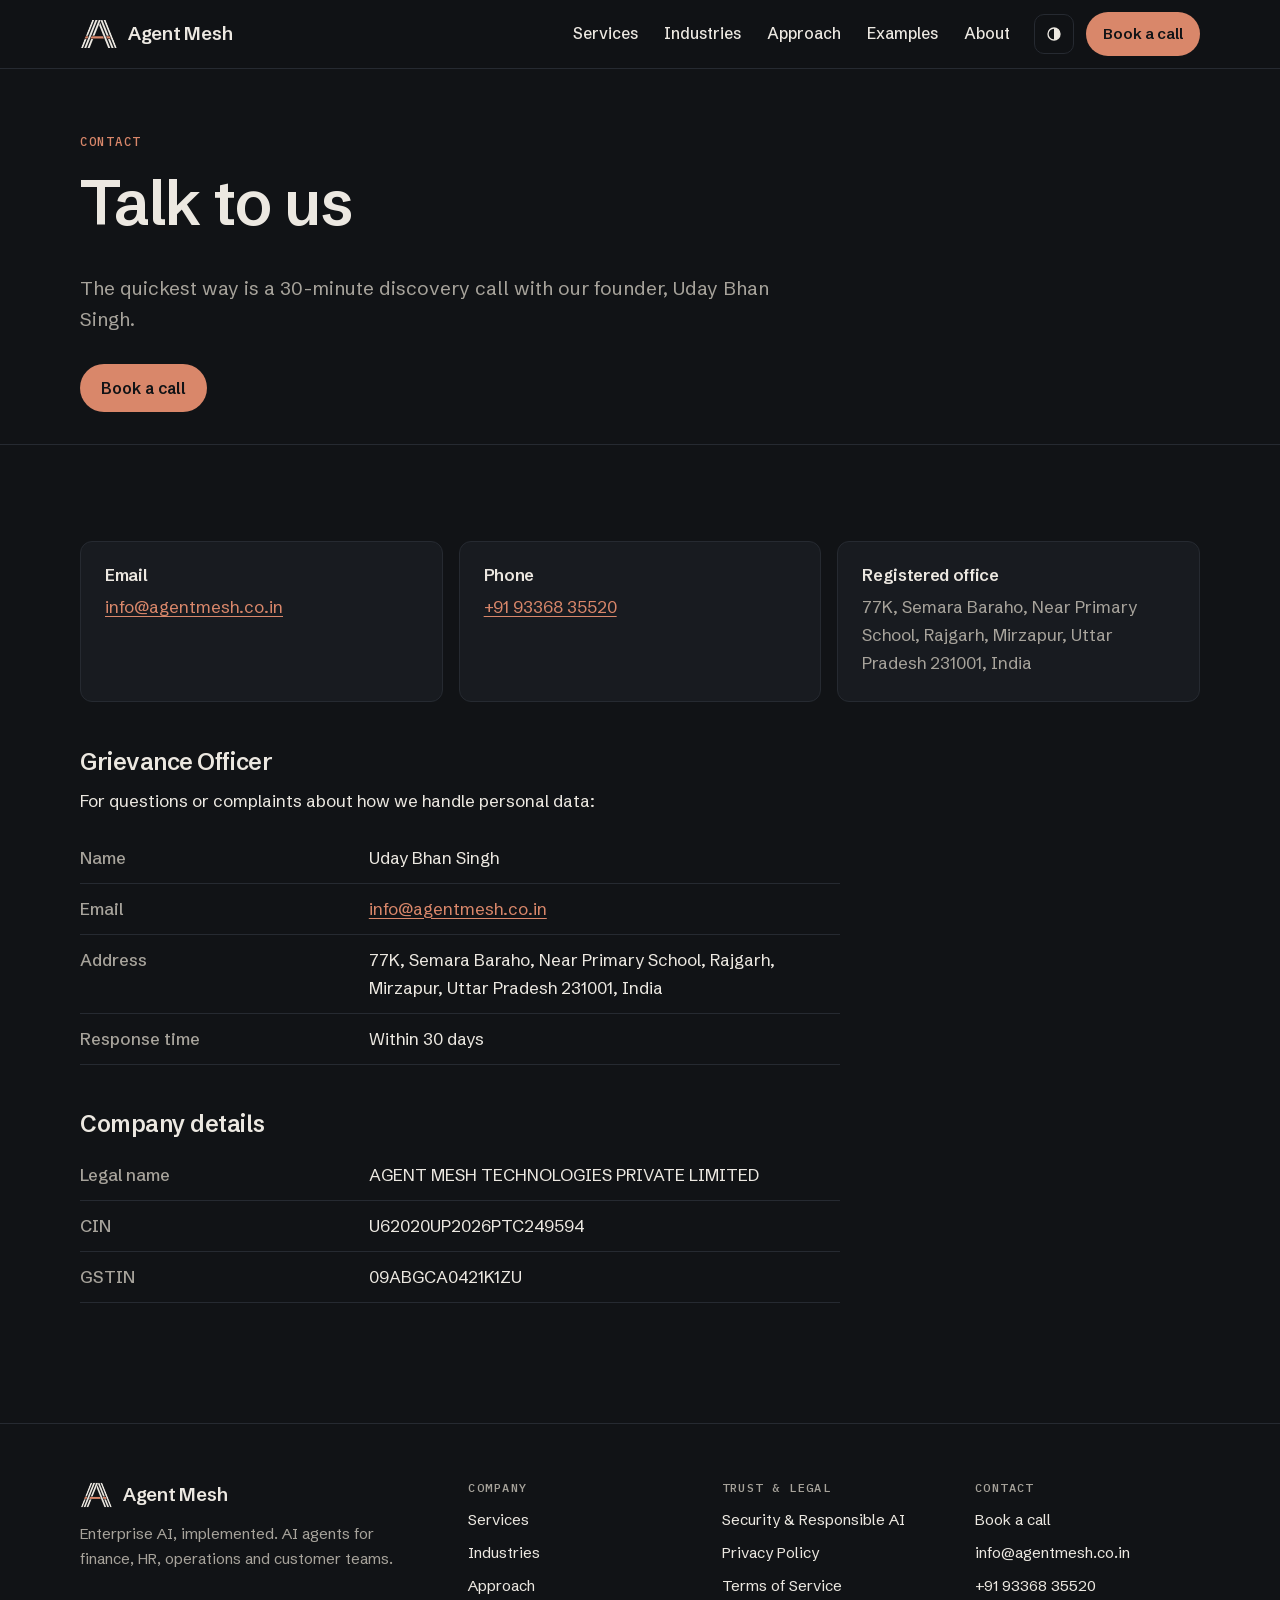
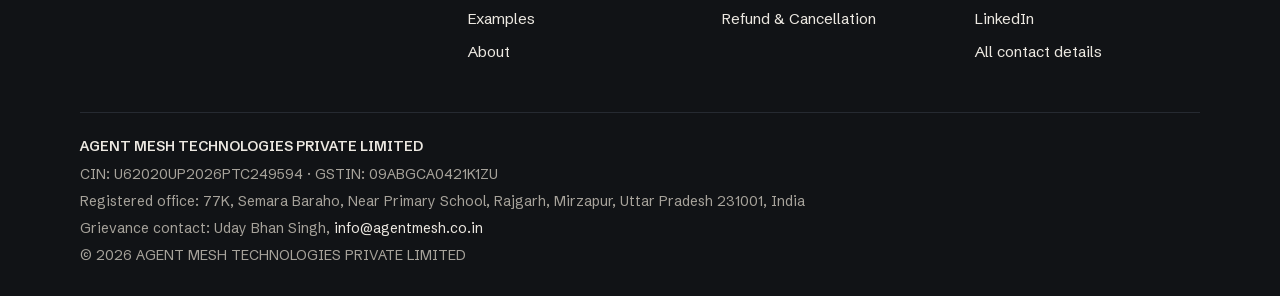
<file: contact/index.html>
<!doctype html>
<html lang="en-IN" data-theme="dark">
<head>
  <meta charset="utf-8">
  <meta name="viewport" content="width=device-width, initial-scale=1">
  <meta http-equiv="Content-Security-Policy" content="default-src 'self'; img-src 'self' data:; style-src 'self'; font-src 'self'; script-src 'self' 'sha256-iKB9+MoZyrtdY/hEkIeQxQBS/Gaf3f6PuzLPJSnBaiU='; base-uri 'self'; form-action 'none'; object-src 'none'">
  <script>(function(){var d=document.documentElement,t='dark';d.classList.add('js');try{var q=location.search.match(/[?&]theme=(light|dark)/);t=q?q[1]:(localStorage.getItem('am-theme')||'dark');}catch(e){}d.setAttribute('data-theme',t==='light'?'light':'dark');})();</script>
  <title>Contact · Agent Mesh</title>
  <meta name="description" content="Book a 30-minute call with Agent Mesh, or reach us by email or phone. Registered office, grievance contact and company details.">
  <link rel="canonical" href="https://agentmesh.co.in/contact/">
  <meta name="theme-color" content="#111316">
  <link rel="icon" href="/assets/brand/favicon.svg" type="image/svg+xml">
  <link rel="icon" href="/assets/brand/favicon-32.png" sizes="32x32" type="image/png">
  <link rel="apple-touch-icon" href="/assets/brand/apple-touch-icon.png">
  <link rel="preload" href="/assets/fonts/schibsted-grotesk-400-700-latin.woff2" as="font" type="font/woff2" crossorigin>
  <link rel="stylesheet" href="/assets/fonts/fonts.css">
  <link rel="stylesheet" href="/assets/styles.css">
  <link rel="stylesheet" href="/assets/brand/hero.css">
  <script src="/assets/theme.js" defer></script>
  <meta property="og:type" content="website">
  <meta property="og:site_name" content="Agent Mesh">
  <meta property="og:locale" content="en_IN">
  <meta property="og:title" content="Contact · Agent Mesh">
  <meta property="og:description" content="Book a 30-minute call with Agent Mesh, or reach us by email or phone. Registered office, grievance contact and company details.">
  <meta property="og:url" content="https://agentmesh.co.in/contact/">
  <meta property="og:image" content="https://agentmesh.co.in/assets/brand/og-image.png">
  <meta property="og:image:width" content="1200">
  <meta property="og:image:height" content="630">
  <meta name="twitter:card" content="summary_large_image">
  <script type="application/ld+json">{
  "@context": "https://schema.org",
  "@type": "Organization",
  "name": "Agent Mesh",
  "legalName": "AGENT MESH TECHNOLOGIES PRIVATE LIMITED",
  "url": "https://agentmesh.co.in",
  "logo": "https://agentmesh.co.in/assets/brand/logo-512.png",
  "email": "info@agentmesh.co.in",
  "founder": {
    "@type": "Person",
    "name": "Uday Bhan Singh",
    "jobTitle": "Founder & Director",
    "sameAs": [
      "https://www.linkedin.com/in/uday-bhan-singh-875560147/"
    ]
  },
  "telephone": "+91 93368 35520",
  "taxID": "09ABGCA0421K1ZU",
  "identifier": {
    "@type": "PropertyValue",
    "propertyID": "CIN",
    "value": "U62020UP2026PTC249594"
  },
  "foundingDate": "2026-07-01",
  "sameAs": [
    "https://www.linkedin.com/company/agent-mesh-technologies/",
    "https://github.com/agentmeshtech"
  ],
  "address": {
    "@type": "PostalAddress",
    "addressRegion": "Uttar Pradesh",
    "addressCountry": "IN",
    "streetAddress": "77K, Semara Baraho, Near Primary School, Rajgarh",
    "addressLocality": "Mirzapur",
    "postalCode": "231001"
  }
}</script>
</head>
<body>
  <a class="skip-link" href="#main">Skip to content</a>
  <header class="site-header">
    <div class="container header-inner">
      <a class="brand" href="/" aria-label="Agent Mesh, home"><svg xmlns="http://www.w3.org/2000/svg" viewBox="3 22.6 114 90.4" aria-hidden="true" focusable="false" class="logo-mark"><defs><clipPath id="hm-clip"><path d="M6 110L39.76 25.6H80.24L114 110Z"/></clipPath><mask id="hm-m0" maskUnits="userSpaceOnUse" x="-20" y="-20" width="160" height="160"><rect x="-20" y="-20" width="160" height="160" fill="#fff"/><line x1="7.2" y1="114" x2="54.4" y2="-4" stroke-width="8.8" stroke="#000"/><line x1="17.2" y1="114" x2="64.4" y2="-4" stroke-width="8.8" stroke="#000"/><line x1="27.2" y1="114" x2="74.4" y2="-4" stroke-width="8.8" stroke="#000"/><line x1="16" y1="78" x2="104" y2="78" stroke-width="10" stroke="#000"/><line x1="28.06" y1="86.84" x2="35.14" y2="69.16" stroke-width="8.8" stroke="#000"/><line x1="81.94" y1="86.84" x2="74.86" y2="69.16" stroke-width="8.8" stroke="#000"/><line x1="101.94" y1="86.84" x2="94.86" y2="69.16" stroke-width="8.8" stroke="#000"/></mask><mask id="hm-m1" maskUnits="userSpaceOnUse" x="-20" y="-20" width="160" height="160"><rect x="-20" y="-20" width="160" height="160" fill="#fff"/><line x1="16" y1="78" x2="104" y2="78" stroke-width="10" stroke="#000"/><line x1="28.06" y1="86.84" x2="35.14" y2="69.16" stroke-width="8.8" stroke="#000"/><line x1="81.94" y1="86.84" x2="74.86" y2="69.16" stroke-width="8.8" stroke="#000"/><line x1="101.94" y1="86.84" x2="94.86" y2="69.16" stroke-width="8.8" stroke="#000"/></mask><mask id="hm-m2" maskUnits="userSpaceOnUse" x="-20" y="-20" width="160" height="160"><rect x="-20" y="-20" width="160" height="160" fill="#fff"/><line x1="16" y1="78" x2="104" y2="78" stroke-width="10" stroke="#000"/><line x1="28.06" y1="86.84" x2="35.14" y2="69.16" stroke-width="8.8" stroke="#000"/><line x1="81.94" y1="86.84" x2="74.86" y2="69.16" stroke-width="8.8" stroke="#000"/><line x1="101.94" y1="86.84" x2="94.86" y2="69.16" stroke-width="8.8" stroke="#000"/></mask><mask id="hm-m3" maskUnits="userSpaceOnUse" x="-20" y="-20" width="160" height="160"><rect x="-20" y="-20" width="160" height="160" fill="#fff"/><line x1="28.06" y1="86.84" x2="35.14" y2="69.16" stroke-width="8.8" stroke="#000"/><line x1="81.94" y1="86.84" x2="74.86" y2="69.16" stroke-width="8.8" stroke="#000"/><line x1="101.94" y1="86.84" x2="94.86" y2="69.16" stroke-width="8.8" stroke="#000"/></mask></defs><g clip-path="url(#hm-clip)"><g mask="url(#hm-m0)"><line x1="113.32" y1="115.3" x2="65.08" y2="-5.3" stroke-width="5.6" class="wa-ink"/><line x1="103.32" y1="115.3" x2="55.08" y2="-5.3" stroke-width="5.6" class="wa-ink"/><line x1="93.32" y1="115.3" x2="45.08" y2="-5.3" stroke-width="5.6" class="wa-ink"/></g><g mask="url(#hm-m1)"><line x1="6.68" y1="115.3" x2="54.92" y2="-5.3" stroke-width="5.6" class="wa-ink"/><line x1="16.68" y1="115.3" x2="64.92" y2="-5.3" stroke-width="5.6" class="wa-ink"/><line x1="26.68" y1="115.3" x2="74.92" y2="-5.3" stroke-width="5.6" class="wa-ink"/></g><g mask="url(#hm-m2)"></g><g mask="url(#hm-m3)"><line x1="14.6" y1="78" x2="105.4" y2="78" stroke-width="6.8" class="wa-acc"/></g><g><line x1="27.54" y1="88.14" x2="35.66" y2="67.86" stroke-width="5.6" class="wa-ink"/><line x1="82.46" y1="88.14" x2="74.34" y2="67.86" stroke-width="5.6" class="wa-ink"/><line x1="102.46" y1="88.14" x2="94.34" y2="67.86" stroke-width="5.6" class="wa-ink"/></g></g></svg><span>Agent Mesh</span></a>
      <nav class="nav-desktop" aria-label="Main">
        <ul>
          <li><a href="/services/">Services</a></li>
          <li><a href="/industries/">Industries</a></li>
          <li><a href="/approach/">Approach</a></li>
          <li><a href="/examples/">Examples</a></li>
          <li><a href="/about/">About</a></li>
        </ul>
      </nav>
      <button class="theme-toggle" type="button" data-theme-toggle aria-pressed="false">
        <svg viewBox="0 0 24 24" aria-hidden="true" focusable="false"><circle cx="12" cy="12" r="8" fill="none" stroke="currentColor" stroke-width="1.8"/><path d="M12 4a8 8 0 0 1 0 16z" fill="currentColor"/></svg>
        <span class="sr-only">Light theme</span>
      </button>
      <a class="btn btn-primary btn-sm header-cta" href="https://calendar.app.google/BER3Jf25E2911B2P7">Book a call</a>
      <details class="nav-mobile">
        <summary>Menu</summary>
        <nav aria-label="Main, mobile">
          <ul>
            <li><a href="https://calendar.app.google/BER3Jf25E2911B2P7">Book a call</a></li>
            <li><a href="/services/">Services</a></li>
            <li><a href="/industries/">Industries</a></li>
            <li><a href="/approach/">Approach</a></li>
            <li><a href="/examples/">Examples</a></li>
            <li><a href="/about/">About</a></li>
            <li><a href="/contact/" aria-current="page">Contact</a></li>
          </ul>
        </nav>
      </details>
    </div>
  </header>

  <main id="main">
<section class="page-head">
  <div class="container">
    <p class="eyebrow">Contact</p>
    <h1>Talk to us</h1>
    <p class="lead">The quickest way is a 30-minute discovery call with our founder, Uday Bhan Singh.</p>
    <div class="actions"><a class="btn btn-primary" href="https://calendar.app.google/BER3Jf25E2911B2P7">Book a call</a></div>
  </div>
</section>

<section class="section reveal">
  <div class="container">
    <div class="contact-grid">
      <div class="card"><h2 class="h3">Email</h2><p><a href="mailto:info@agentmesh.co.in">info@agentmesh.co.in</a></p></div>
      <div class="card"><h2 class="h3">Phone</h2><p><a href="tel:+919336835520">+91 93368 35520</a></p></div>
      <div class="card"><h2 class="h3">Registered office</h2><p>77K, Semara Baraho, Near Primary School, Rajgarh, Mirzapur, Uttar Pradesh 231001, India</p></div>
    </div>
    <div class="prose">
      <h2>Grievance Officer</h2>
      <p>For questions or complaints about how we handle personal data:</p>
      <table class="details">
        <tbody>
          <tr><th scope="row">Name</th><td>Uday Bhan Singh</td></tr>
          <tr><th scope="row">Email</th><td><a href="mailto:info@agentmesh.co.in">info@agentmesh.co.in</a></td></tr>
          <tr><th scope="row">Address</th><td>77K, Semara Baraho, Near Primary School, Rajgarh, Mirzapur, Uttar Pradesh 231001, India</td></tr>
          <tr><th scope="row">Response time</th><td>Within 30 days</td></tr>
        </tbody>
      </table>
      <h2>Company details</h2>
      <table class="details">
        <tbody>
          <tr><th scope="row">Legal name</th><td>AGENT MESH TECHNOLOGIES PRIVATE LIMITED</td></tr>
          <tr><th scope="row">CIN</th><td>U62020UP2026PTC249594</td></tr>
          <tr><th scope="row">GSTIN</th><td>09ABGCA0421K1ZU</td></tr>
        </tbody>
      </table>
    </div>
  </div>
</section>

  </main>

  <footer class="site-footer">
    <div class="container">
      <div class="footer-grid">
        <div class="footer-brand">
          <a class="brand" href="/"><svg xmlns="http://www.w3.org/2000/svg" viewBox="3 22.6 114 90.4" aria-hidden="true" focusable="false" class="logo-mark"><defs><clipPath id="fm-clip"><path d="M6 110L39.76 25.6H80.24L114 110Z"/></clipPath><mask id="fm-m0" maskUnits="userSpaceOnUse" x="-20" y="-20" width="160" height="160"><rect x="-20" y="-20" width="160" height="160" fill="#fff"/><line x1="7.2" y1="114" x2="54.4" y2="-4" stroke-width="8.8" stroke="#000"/><line x1="17.2" y1="114" x2="64.4" y2="-4" stroke-width="8.8" stroke="#000"/><line x1="27.2" y1="114" x2="74.4" y2="-4" stroke-width="8.8" stroke="#000"/><line x1="16" y1="78" x2="104" y2="78" stroke-width="10" stroke="#000"/><line x1="28.06" y1="86.84" x2="35.14" y2="69.16" stroke-width="8.8" stroke="#000"/><line x1="81.94" y1="86.84" x2="74.86" y2="69.16" stroke-width="8.8" stroke="#000"/><line x1="101.94" y1="86.84" x2="94.86" y2="69.16" stroke-width="8.8" stroke="#000"/></mask><mask id="fm-m1" maskUnits="userSpaceOnUse" x="-20" y="-20" width="160" height="160"><rect x="-20" y="-20" width="160" height="160" fill="#fff"/><line x1="16" y1="78" x2="104" y2="78" stroke-width="10" stroke="#000"/><line x1="28.06" y1="86.84" x2="35.14" y2="69.16" stroke-width="8.8" stroke="#000"/><line x1="81.94" y1="86.84" x2="74.86" y2="69.16" stroke-width="8.8" stroke="#000"/><line x1="101.94" y1="86.84" x2="94.86" y2="69.16" stroke-width="8.8" stroke="#000"/></mask><mask id="fm-m2" maskUnits="userSpaceOnUse" x="-20" y="-20" width="160" height="160"><rect x="-20" y="-20" width="160" height="160" fill="#fff"/><line x1="16" y1="78" x2="104" y2="78" stroke-width="10" stroke="#000"/><line x1="28.06" y1="86.84" x2="35.14" y2="69.16" stroke-width="8.8" stroke="#000"/><line x1="81.94" y1="86.84" x2="74.86" y2="69.16" stroke-width="8.8" stroke="#000"/><line x1="101.94" y1="86.84" x2="94.86" y2="69.16" stroke-width="8.8" stroke="#000"/></mask><mask id="fm-m3" maskUnits="userSpaceOnUse" x="-20" y="-20" width="160" height="160"><rect x="-20" y="-20" width="160" height="160" fill="#fff"/><line x1="28.06" y1="86.84" x2="35.14" y2="69.16" stroke-width="8.8" stroke="#000"/><line x1="81.94" y1="86.84" x2="74.86" y2="69.16" stroke-width="8.8" stroke="#000"/><line x1="101.94" y1="86.84" x2="94.86" y2="69.16" stroke-width="8.8" stroke="#000"/></mask></defs><g clip-path="url(#fm-clip)"><g mask="url(#fm-m0)"><line x1="113.32" y1="115.3" x2="65.08" y2="-5.3" stroke-width="5.6" class="wa-ink"/><line x1="103.32" y1="115.3" x2="55.08" y2="-5.3" stroke-width="5.6" class="wa-ink"/><line x1="93.32" y1="115.3" x2="45.08" y2="-5.3" stroke-width="5.6" class="wa-ink"/></g><g mask="url(#fm-m1)"><line x1="6.68" y1="115.3" x2="54.92" y2="-5.3" stroke-width="5.6" class="wa-ink"/><line x1="16.68" y1="115.3" x2="64.92" y2="-5.3" stroke-width="5.6" class="wa-ink"/><line x1="26.68" y1="115.3" x2="74.92" y2="-5.3" stroke-width="5.6" class="wa-ink"/></g><g mask="url(#fm-m2)"></g><g mask="url(#fm-m3)"><line x1="14.6" y1="78" x2="105.4" y2="78" stroke-width="6.8" class="wa-acc"/></g><g><line x1="27.54" y1="88.14" x2="35.66" y2="67.86" stroke-width="5.6" class="wa-ink"/><line x1="82.46" y1="88.14" x2="74.34" y2="67.86" stroke-width="5.6" class="wa-ink"/><line x1="102.46" y1="88.14" x2="94.34" y2="67.86" stroke-width="5.6" class="wa-ink"/></g></g></svg><span>Agent Mesh</span></a>
          <p>Enterprise AI, implemented. AI agents for finance, HR, operations and customer teams.</p>
        </div>
        <nav aria-label="Company">
          <h2>Company</h2>
          <ul>
            <li><a href="/services/">Services</a></li>
            <li><a href="/industries/">Industries</a></li>
            <li><a href="/approach/">Approach</a></li>
            <li><a href="/examples/">Examples</a></li>
            <li><a href="/about/">About</a></li>
          </ul>
        </nav>
        <nav aria-label="Trust and legal">
          <h2>Trust &amp; legal</h2>
          <ul>
            <li><a href="/security/">Security &amp; Responsible AI</a></li>
            <li><a href="/privacy/">Privacy Policy</a></li>
            <li><a href="/terms/">Terms of Service</a></li>
            <li><a href="/refund-policy/">Refund &amp; Cancellation</a></li>
          </ul>
        </nav>
        <div>
          <h2>Contact</h2>
          <ul>
            <li><a href="https://calendar.app.google/BER3Jf25E2911B2P7">Book a call</a></li>
            <li><a href="mailto:info@agentmesh.co.in">info@agentmesh.co.in</a></li>
            <li><a href="tel:+919336835520">+91 93368 35520</a></li>
            <li><a href="https://www.linkedin.com/company/agent-mesh-technologies/">LinkedIn</a></li>
            <li><a href="/contact/">All contact details</a></li>
          </ul>
        </div>
      </div>
      <div class="legal">
        <p><strong>AGENT MESH TECHNOLOGIES PRIVATE LIMITED</strong></p>
        <p>CIN: U62020UP2026PTC249594 · GSTIN: 09ABGCA0421K1ZU</p>
        <p>Registered office: 77K, Semara Baraho, Near Primary School, Rajgarh, Mirzapur, Uttar Pradesh 231001, India</p>
        <p>Grievance contact: Uday Bhan Singh, <a href="mailto:info@agentmesh.co.in">info@agentmesh.co.in</a></p>
        <p>&copy; 2026 AGENT MESH TECHNOLOGIES PRIVATE LIMITED</p>
      </div>
    </div>
  </footer>
</body>
</html>
</file>
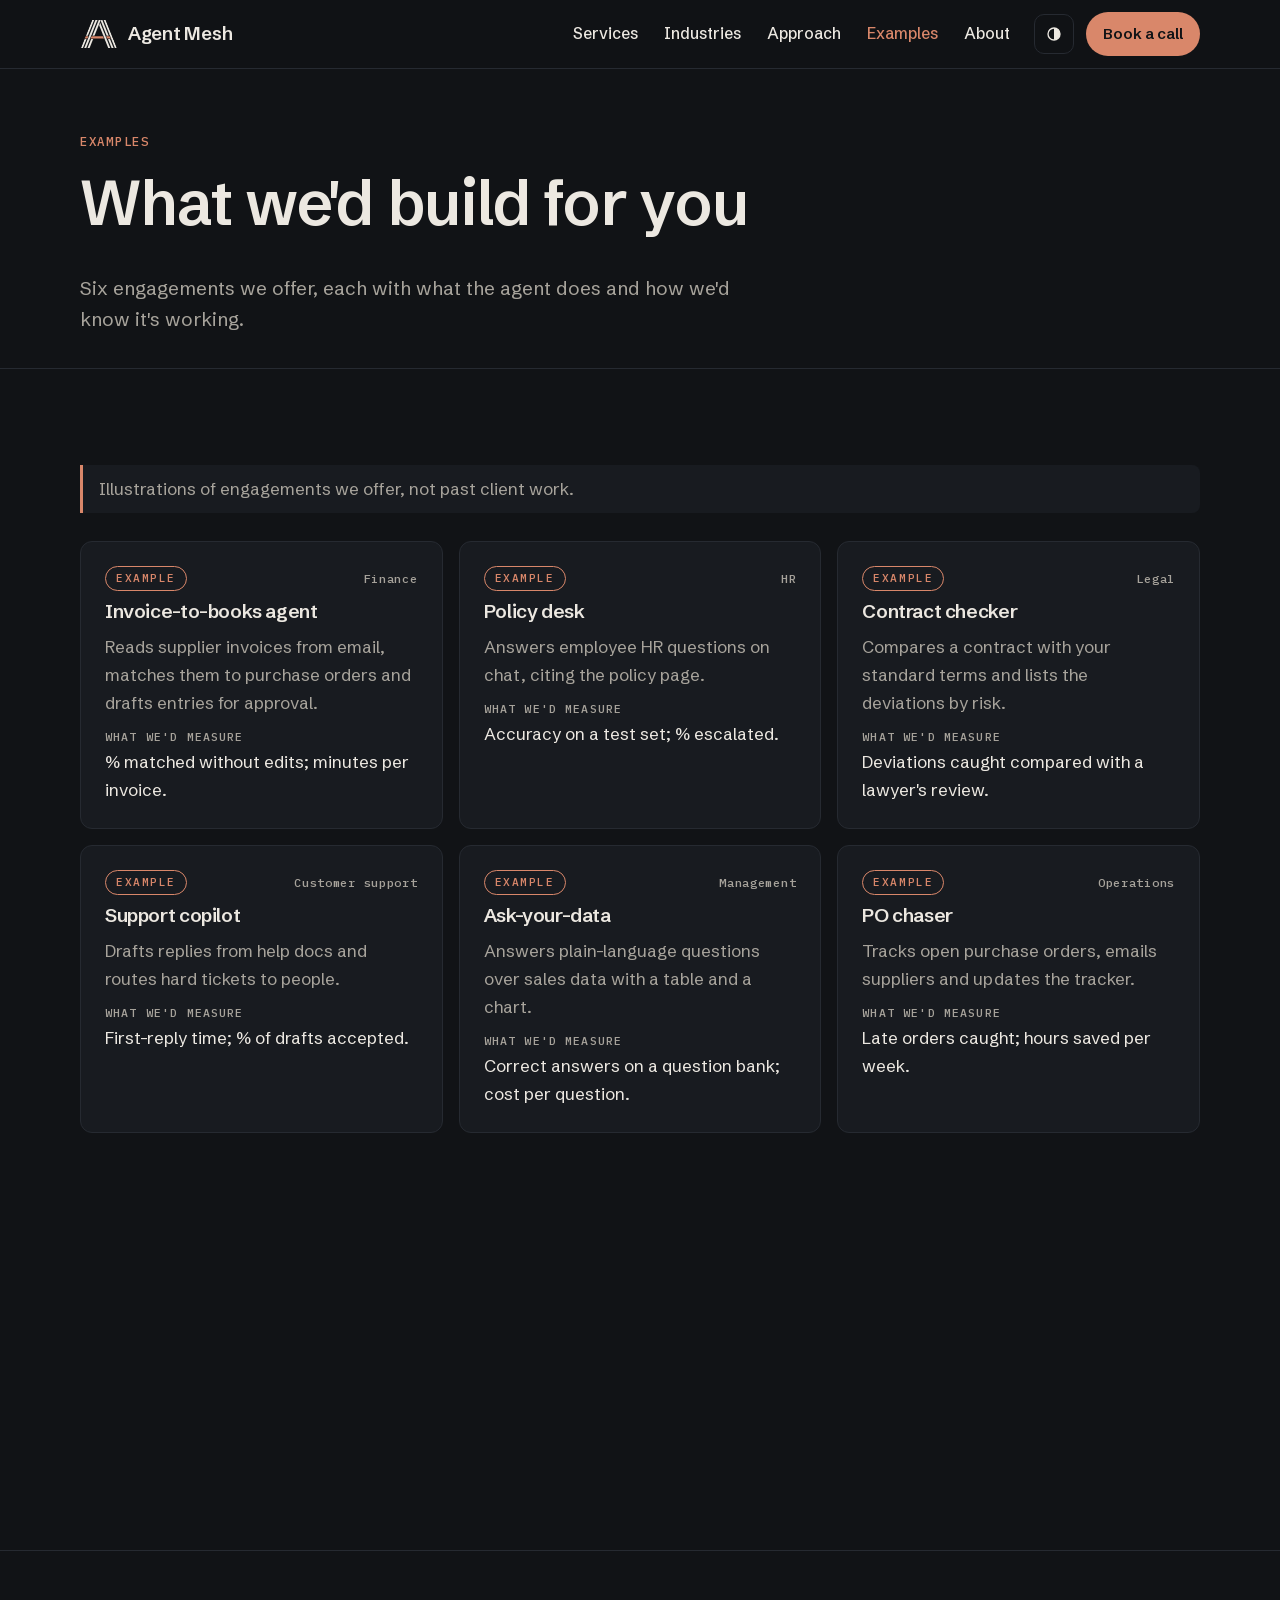
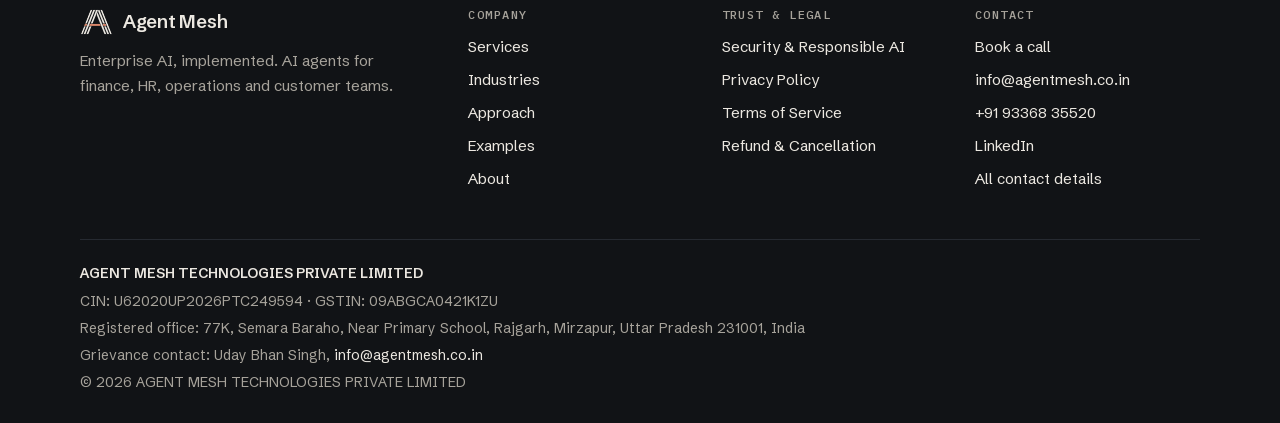
<file: examples/index.html>
<!doctype html>
<html lang="en-IN" data-theme="dark">
<head>
  <meta charset="utf-8">
  <meta name="viewport" content="width=device-width, initial-scale=1">
  <meta http-equiv="Content-Security-Policy" content="default-src 'self'; img-src 'self' data:; style-src 'self'; font-src 'self'; script-src 'self' 'sha256-iKB9+MoZyrtdY/hEkIeQxQBS/Gaf3f6PuzLPJSnBaiU='; base-uri 'self'; form-action 'none'; object-src 'none'">
  <script>(function(){var d=document.documentElement,t='dark';d.classList.add('js');try{var q=location.search.match(/[?&]theme=(light|dark)/);t=q?q[1]:(localStorage.getItem('am-theme')||'dark');}catch(e){}d.setAttribute('data-theme',t==='light'?'light':'dark');})();</script>
  <title>What we&#x27;d build · Agent Mesh</title>
  <meta name="description" content="Six example AI agent engagements Agent Mesh offers, with what each agent does and what we&#x27;d measure. Illustrations, not past client work.">
  <link rel="canonical" href="https://agentmesh.co.in/examples/">
  <meta name="theme-color" content="#111316">
  <link rel="icon" href="/assets/brand/favicon.svg" type="image/svg+xml">
  <link rel="icon" href="/assets/brand/favicon-32.png" sizes="32x32" type="image/png">
  <link rel="apple-touch-icon" href="/assets/brand/apple-touch-icon.png">
  <link rel="preload" href="/assets/fonts/schibsted-grotesk-400-700-latin.woff2" as="font" type="font/woff2" crossorigin>
  <link rel="stylesheet" href="/assets/fonts/fonts.css">
  <link rel="stylesheet" href="/assets/styles.css">
  <link rel="stylesheet" href="/assets/brand/hero.css">
  <script src="/assets/theme.js" defer></script>
  <meta property="og:type" content="website">
  <meta property="og:site_name" content="Agent Mesh">
  <meta property="og:locale" content="en_IN">
  <meta property="og:title" content="What we&#x27;d build · Agent Mesh">
  <meta property="og:description" content="Six example AI agent engagements Agent Mesh offers, with what each agent does and what we&#x27;d measure. Illustrations, not past client work.">
  <meta property="og:url" content="https://agentmesh.co.in/examples/">
  <meta property="og:image" content="https://agentmesh.co.in/assets/brand/og-image.png">
  <meta property="og:image:width" content="1200">
  <meta property="og:image:height" content="630">
  <meta name="twitter:card" content="summary_large_image">
  <script type="application/ld+json">{
  "@context": "https://schema.org",
  "@type": "Organization",
  "name": "Agent Mesh",
  "legalName": "AGENT MESH TECHNOLOGIES PRIVATE LIMITED",
  "url": "https://agentmesh.co.in",
  "logo": "https://agentmesh.co.in/assets/brand/logo-512.png",
  "email": "info@agentmesh.co.in",
  "founder": {
    "@type": "Person",
    "name": "Uday Bhan Singh",
    "jobTitle": "Founder & Director",
    "sameAs": [
      "https://www.linkedin.com/in/uday-bhan-singh-875560147/"
    ]
  },
  "telephone": "+91 93368 35520",
  "taxID": "09ABGCA0421K1ZU",
  "identifier": {
    "@type": "PropertyValue",
    "propertyID": "CIN",
    "value": "U62020UP2026PTC249594"
  },
  "foundingDate": "2026-07-01",
  "sameAs": [
    "https://www.linkedin.com/company/agent-mesh-technologies/",
    "https://github.com/agentmeshtech"
  ],
  "address": {
    "@type": "PostalAddress",
    "addressRegion": "Uttar Pradesh",
    "addressCountry": "IN",
    "streetAddress": "77K, Semara Baraho, Near Primary School, Rajgarh",
    "addressLocality": "Mirzapur",
    "postalCode": "231001"
  }
}</script>
</head>
<body>
  <a class="skip-link" href="#main">Skip to content</a>
  <header class="site-header">
    <div class="container header-inner">
      <a class="brand" href="/" aria-label="Agent Mesh, home"><svg xmlns="http://www.w3.org/2000/svg" viewBox="3 22.6 114 90.4" aria-hidden="true" focusable="false" class="logo-mark"><defs><clipPath id="hm-clip"><path d="M6 110L39.76 25.6H80.24L114 110Z"/></clipPath><mask id="hm-m0" maskUnits="userSpaceOnUse" x="-20" y="-20" width="160" height="160"><rect x="-20" y="-20" width="160" height="160" fill="#fff"/><line x1="7.2" y1="114" x2="54.4" y2="-4" stroke-width="8.8" stroke="#000"/><line x1="17.2" y1="114" x2="64.4" y2="-4" stroke-width="8.8" stroke="#000"/><line x1="27.2" y1="114" x2="74.4" y2="-4" stroke-width="8.8" stroke="#000"/><line x1="16" y1="78" x2="104" y2="78" stroke-width="10" stroke="#000"/><line x1="28.06" y1="86.84" x2="35.14" y2="69.16" stroke-width="8.8" stroke="#000"/><line x1="81.94" y1="86.84" x2="74.86" y2="69.16" stroke-width="8.8" stroke="#000"/><line x1="101.94" y1="86.84" x2="94.86" y2="69.16" stroke-width="8.8" stroke="#000"/></mask><mask id="hm-m1" maskUnits="userSpaceOnUse" x="-20" y="-20" width="160" height="160"><rect x="-20" y="-20" width="160" height="160" fill="#fff"/><line x1="16" y1="78" x2="104" y2="78" stroke-width="10" stroke="#000"/><line x1="28.06" y1="86.84" x2="35.14" y2="69.16" stroke-width="8.8" stroke="#000"/><line x1="81.94" y1="86.84" x2="74.86" y2="69.16" stroke-width="8.8" stroke="#000"/><line x1="101.94" y1="86.84" x2="94.86" y2="69.16" stroke-width="8.8" stroke="#000"/></mask><mask id="hm-m2" maskUnits="userSpaceOnUse" x="-20" y="-20" width="160" height="160"><rect x="-20" y="-20" width="160" height="160" fill="#fff"/><line x1="16" y1="78" x2="104" y2="78" stroke-width="10" stroke="#000"/><line x1="28.06" y1="86.84" x2="35.14" y2="69.16" stroke-width="8.8" stroke="#000"/><line x1="81.94" y1="86.84" x2="74.86" y2="69.16" stroke-width="8.8" stroke="#000"/><line x1="101.94" y1="86.84" x2="94.86" y2="69.16" stroke-width="8.8" stroke="#000"/></mask><mask id="hm-m3" maskUnits="userSpaceOnUse" x="-20" y="-20" width="160" height="160"><rect x="-20" y="-20" width="160" height="160" fill="#fff"/><line x1="28.06" y1="86.84" x2="35.14" y2="69.16" stroke-width="8.8" stroke="#000"/><line x1="81.94" y1="86.84" x2="74.86" y2="69.16" stroke-width="8.8" stroke="#000"/><line x1="101.94" y1="86.84" x2="94.86" y2="69.16" stroke-width="8.8" stroke="#000"/></mask></defs><g clip-path="url(#hm-clip)"><g mask="url(#hm-m0)"><line x1="113.32" y1="115.3" x2="65.08" y2="-5.3" stroke-width="5.6" class="wa-ink"/><line x1="103.32" y1="115.3" x2="55.08" y2="-5.3" stroke-width="5.6" class="wa-ink"/><line x1="93.32" y1="115.3" x2="45.08" y2="-5.3" stroke-width="5.6" class="wa-ink"/></g><g mask="url(#hm-m1)"><line x1="6.68" y1="115.3" x2="54.92" y2="-5.3" stroke-width="5.6" class="wa-ink"/><line x1="16.68" y1="115.3" x2="64.92" y2="-5.3" stroke-width="5.6" class="wa-ink"/><line x1="26.68" y1="115.3" x2="74.92" y2="-5.3" stroke-width="5.6" class="wa-ink"/></g><g mask="url(#hm-m2)"></g><g mask="url(#hm-m3)"><line x1="14.6" y1="78" x2="105.4" y2="78" stroke-width="6.8" class="wa-acc"/></g><g><line x1="27.54" y1="88.14" x2="35.66" y2="67.86" stroke-width="5.6" class="wa-ink"/><line x1="82.46" y1="88.14" x2="74.34" y2="67.86" stroke-width="5.6" class="wa-ink"/><line x1="102.46" y1="88.14" x2="94.34" y2="67.86" stroke-width="5.6" class="wa-ink"/></g></g></svg><span>Agent Mesh</span></a>
      <nav class="nav-desktop" aria-label="Main">
        <ul>
          <li><a href="/services/">Services</a></li>
          <li><a href="/industries/">Industries</a></li>
          <li><a href="/approach/">Approach</a></li>
          <li><a href="/examples/" aria-current="page">Examples</a></li>
          <li><a href="/about/">About</a></li>
        </ul>
      </nav>
      <button class="theme-toggle" type="button" data-theme-toggle aria-pressed="false">
        <svg viewBox="0 0 24 24" aria-hidden="true" focusable="false"><circle cx="12" cy="12" r="8" fill="none" stroke="currentColor" stroke-width="1.8"/><path d="M12 4a8 8 0 0 1 0 16z" fill="currentColor"/></svg>
        <span class="sr-only">Light theme</span>
      </button>
      <a class="btn btn-primary btn-sm header-cta" href="https://calendar.app.google/BER3Jf25E2911B2P7">Book a call</a>
      <details class="nav-mobile">
        <summary>Menu</summary>
        <nav aria-label="Main, mobile">
          <ul>
            <li><a href="https://calendar.app.google/BER3Jf25E2911B2P7">Book a call</a></li>
            <li><a href="/services/">Services</a></li>
            <li><a href="/industries/">Industries</a></li>
            <li><a href="/approach/">Approach</a></li>
            <li><a href="/examples/" aria-current="page">Examples</a></li>
            <li><a href="/about/">About</a></li>
            <li><a href="/contact/">Contact</a></li>
          </ul>
        </nav>
      </details>
    </div>
  </header>

  <main id="main">
<section class="page-head">
  <div class="container">
    <p class="eyebrow">Examples</p>
    <h1>What we'd build for you</h1>
    <p class="lead">Six engagements we offer, each with what the agent does and how we'd know it's working.</p>
  </div>
</section>

<section class="section reveal">
  <div class="container">
    <p class="note">Illustrations of engagements we offer, not past client work.</p>
    <div class="cards three">
      <article class="card example">
        <div class="example-top"><span class="tag">Example</span><span class="area">Finance</span></div>
        <h2>Invoice-to-books agent</h2>
        <p>Reads supplier invoices from email, matches them to purchase orders and drafts entries for approval.</p>
        <dl><dt>What we'd measure</dt><dd>% matched without edits; minutes per invoice.</dd></dl>
      </article>
      <article class="card example">
        <div class="example-top"><span class="tag">Example</span><span class="area">HR</span></div>
        <h2>Policy desk</h2>
        <p>Answers employee HR questions on chat, citing the policy page.</p>
        <dl><dt>What we'd measure</dt><dd>Accuracy on a test set; % escalated.</dd></dl>
      </article>
      <article class="card example">
        <div class="example-top"><span class="tag">Example</span><span class="area">Legal</span></div>
        <h2>Contract checker</h2>
        <p>Compares a contract with your standard terms and lists the deviations by risk.</p>
        <dl><dt>What we'd measure</dt><dd>Deviations caught compared with a lawyer's review.</dd></dl>
      </article>
      <article class="card example">
        <div class="example-top"><span class="tag">Example</span><span class="area">Customer support</span></div>
        <h2>Support copilot</h2>
        <p>Drafts replies from help docs and routes hard tickets to people.</p>
        <dl><dt>What we'd measure</dt><dd>First-reply time; % of drafts accepted.</dd></dl>
      </article>
      <article class="card example">
        <div class="example-top"><span class="tag">Example</span><span class="area">Management</span></div>
        <h2>Ask-your-data</h2>
        <p>Answers plain-language questions over sales data with a table and a chart.</p>
        <dl><dt>What we'd measure</dt><dd>Correct answers on a question bank; cost per question.</dd></dl>
      </article>
      <article class="card example">
        <div class="example-top"><span class="tag">Example</span><span class="area">Operations</span></div>
        <h2>PO chaser</h2>
        <p>Tracks open purchase orders, emails suppliers and updates the tracker.</p>
        <dl><dt>What we'd measure</dt><dd>Late orders caught; hours saved per week.</dd></dl>
      </article>
    </div>
  </div>
</section>

<section class="cta reveal" aria-labelledby="cta">
  <div class="container">
    <div class="cta-box">
      <div><h2 id="cta">Have a workflow like one of these?</h2><p>We'll tell you in 30 minutes whether it's a good first project.</p></div>
      <a class="btn btn-primary" href="https://calendar.app.google/BER3Jf25E2911B2P7">Book a call</a>
    </div>
  </div>
</section>

  </main>

  <footer class="site-footer">
    <div class="container">
      <div class="footer-grid">
        <div class="footer-brand">
          <a class="brand" href="/"><svg xmlns="http://www.w3.org/2000/svg" viewBox="3 22.6 114 90.4" aria-hidden="true" focusable="false" class="logo-mark"><defs><clipPath id="fm-clip"><path d="M6 110L39.76 25.6H80.24L114 110Z"/></clipPath><mask id="fm-m0" maskUnits="userSpaceOnUse" x="-20" y="-20" width="160" height="160"><rect x="-20" y="-20" width="160" height="160" fill="#fff"/><line x1="7.2" y1="114" x2="54.4" y2="-4" stroke-width="8.8" stroke="#000"/><line x1="17.2" y1="114" x2="64.4" y2="-4" stroke-width="8.8" stroke="#000"/><line x1="27.2" y1="114" x2="74.4" y2="-4" stroke-width="8.8" stroke="#000"/><line x1="16" y1="78" x2="104" y2="78" stroke-width="10" stroke="#000"/><line x1="28.06" y1="86.84" x2="35.14" y2="69.16" stroke-width="8.8" stroke="#000"/><line x1="81.94" y1="86.84" x2="74.86" y2="69.16" stroke-width="8.8" stroke="#000"/><line x1="101.94" y1="86.84" x2="94.86" y2="69.16" stroke-width="8.8" stroke="#000"/></mask><mask id="fm-m1" maskUnits="userSpaceOnUse" x="-20" y="-20" width="160" height="160"><rect x="-20" y="-20" width="160" height="160" fill="#fff"/><line x1="16" y1="78" x2="104" y2="78" stroke-width="10" stroke="#000"/><line x1="28.06" y1="86.84" x2="35.14" y2="69.16" stroke-width="8.8" stroke="#000"/><line x1="81.94" y1="86.84" x2="74.86" y2="69.16" stroke-width="8.8" stroke="#000"/><line x1="101.94" y1="86.84" x2="94.86" y2="69.16" stroke-width="8.8" stroke="#000"/></mask><mask id="fm-m2" maskUnits="userSpaceOnUse" x="-20" y="-20" width="160" height="160"><rect x="-20" y="-20" width="160" height="160" fill="#fff"/><line x1="16" y1="78" x2="104" y2="78" stroke-width="10" stroke="#000"/><line x1="28.06" y1="86.84" x2="35.14" y2="69.16" stroke-width="8.8" stroke="#000"/><line x1="81.94" y1="86.84" x2="74.86" y2="69.16" stroke-width="8.8" stroke="#000"/><line x1="101.94" y1="86.84" x2="94.86" y2="69.16" stroke-width="8.8" stroke="#000"/></mask><mask id="fm-m3" maskUnits="userSpaceOnUse" x="-20" y="-20" width="160" height="160"><rect x="-20" y="-20" width="160" height="160" fill="#fff"/><line x1="28.06" y1="86.84" x2="35.14" y2="69.16" stroke-width="8.8" stroke="#000"/><line x1="81.94" y1="86.84" x2="74.86" y2="69.16" stroke-width="8.8" stroke="#000"/><line x1="101.94" y1="86.84" x2="94.86" y2="69.16" stroke-width="8.8" stroke="#000"/></mask></defs><g clip-path="url(#fm-clip)"><g mask="url(#fm-m0)"><line x1="113.32" y1="115.3" x2="65.08" y2="-5.3" stroke-width="5.6" class="wa-ink"/><line x1="103.32" y1="115.3" x2="55.08" y2="-5.3" stroke-width="5.6" class="wa-ink"/><line x1="93.32" y1="115.3" x2="45.08" y2="-5.3" stroke-width="5.6" class="wa-ink"/></g><g mask="url(#fm-m1)"><line x1="6.68" y1="115.3" x2="54.92" y2="-5.3" stroke-width="5.6" class="wa-ink"/><line x1="16.68" y1="115.3" x2="64.92" y2="-5.3" stroke-width="5.6" class="wa-ink"/><line x1="26.68" y1="115.3" x2="74.92" y2="-5.3" stroke-width="5.6" class="wa-ink"/></g><g mask="url(#fm-m2)"></g><g mask="url(#fm-m3)"><line x1="14.6" y1="78" x2="105.4" y2="78" stroke-width="6.8" class="wa-acc"/></g><g><line x1="27.54" y1="88.14" x2="35.66" y2="67.86" stroke-width="5.6" class="wa-ink"/><line x1="82.46" y1="88.14" x2="74.34" y2="67.86" stroke-width="5.6" class="wa-ink"/><line x1="102.46" y1="88.14" x2="94.34" y2="67.86" stroke-width="5.6" class="wa-ink"/></g></g></svg><span>Agent Mesh</span></a>
          <p>Enterprise AI, implemented. AI agents for finance, HR, operations and customer teams.</p>
        </div>
        <nav aria-label="Company">
          <h2>Company</h2>
          <ul>
            <li><a href="/services/">Services</a></li>
            <li><a href="/industries/">Industries</a></li>
            <li><a href="/approach/">Approach</a></li>
            <li><a href="/examples/">Examples</a></li>
            <li><a href="/about/">About</a></li>
          </ul>
        </nav>
        <nav aria-label="Trust and legal">
          <h2>Trust &amp; legal</h2>
          <ul>
            <li><a href="/security/">Security &amp; Responsible AI</a></li>
            <li><a href="/privacy/">Privacy Policy</a></li>
            <li><a href="/terms/">Terms of Service</a></li>
            <li><a href="/refund-policy/">Refund &amp; Cancellation</a></li>
          </ul>
        </nav>
        <div>
          <h2>Contact</h2>
          <ul>
            <li><a href="https://calendar.app.google/BER3Jf25E2911B2P7">Book a call</a></li>
            <li><a href="mailto:info@agentmesh.co.in">info@agentmesh.co.in</a></li>
            <li><a href="tel:+919336835520">+91 93368 35520</a></li>
            <li><a href="https://www.linkedin.com/company/agent-mesh-technologies/">LinkedIn</a></li>
            <li><a href="/contact/">All contact details</a></li>
          </ul>
        </div>
      </div>
      <div class="legal">
        <p><strong>AGENT MESH TECHNOLOGIES PRIVATE LIMITED</strong></p>
        <p>CIN: U62020UP2026PTC249594 · GSTIN: 09ABGCA0421K1ZU</p>
        <p>Registered office: 77K, Semara Baraho, Near Primary School, Rajgarh, Mirzapur, Uttar Pradesh 231001, India</p>
        <p>Grievance contact: Uday Bhan Singh, <a href="mailto:info@agentmesh.co.in">info@agentmesh.co.in</a></p>
        <p>&copy; 2026 AGENT MESH TECHNOLOGIES PRIVATE LIMITED</p>
      </div>
    </div>
  </footer>
</body>
</html>
</file>
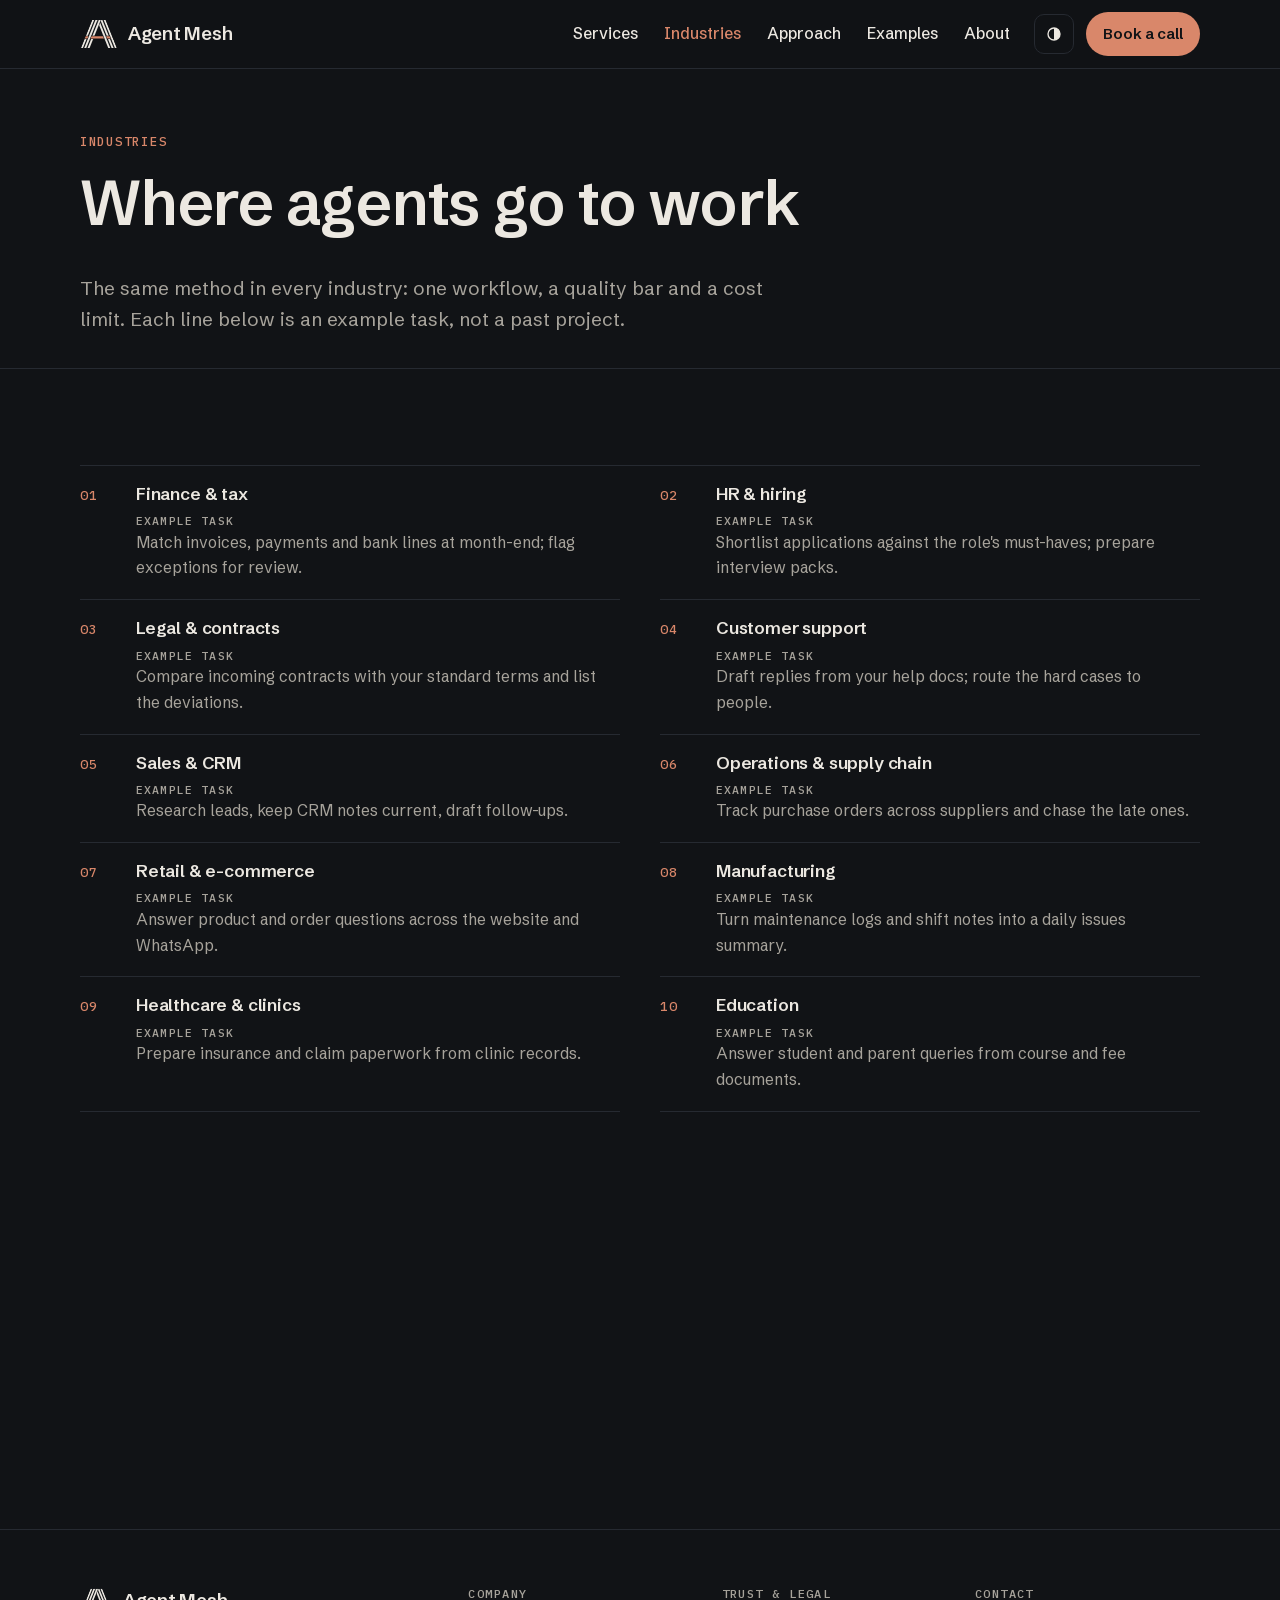
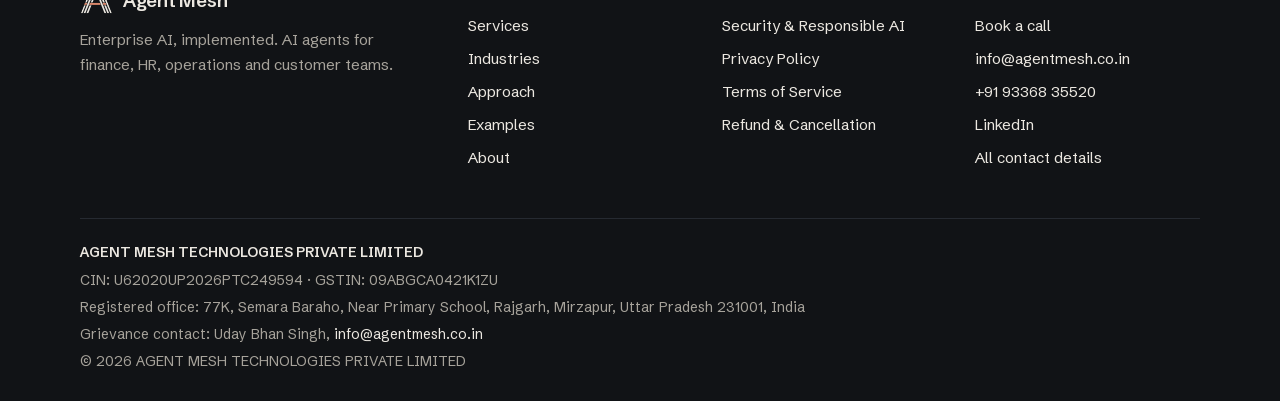
<file: industries/index.html>
<!doctype html>
<html lang="en-IN" data-theme="dark">
<head>
  <meta charset="utf-8">
  <meta name="viewport" content="width=device-width, initial-scale=1">
  <meta http-equiv="Content-Security-Policy" content="default-src 'self'; img-src 'self' data:; style-src 'self'; font-src 'self'; script-src 'self' 'sha256-iKB9+MoZyrtdY/hEkIeQxQBS/Gaf3f6PuzLPJSnBaiU='; base-uri 'self'; form-action 'none'; object-src 'none'">
  <script>(function(){var d=document.documentElement,t='dark';d.classList.add('js');try{var q=location.search.match(/[?&]theme=(light|dark)/);t=q?q[1]:(localStorage.getItem('am-theme')||'dark');}catch(e){}d.setAttribute('data-theme',t==='light'?'light':'dark');})();</script>
  <title>Industries · Agent Mesh</title>
  <meta name="description" content="Where Agent Mesh puts AI agents to work: finance, HR, legal, customer support, sales, operations, retail, manufacturing, healthcare and education.">
  <link rel="canonical" href="https://agentmesh.co.in/industries/">
  <meta name="theme-color" content="#111316">
  <link rel="icon" href="/assets/brand/favicon.svg" type="image/svg+xml">
  <link rel="icon" href="/assets/brand/favicon-32.png" sizes="32x32" type="image/png">
  <link rel="apple-touch-icon" href="/assets/brand/apple-touch-icon.png">
  <link rel="preload" href="/assets/fonts/schibsted-grotesk-400-700-latin.woff2" as="font" type="font/woff2" crossorigin>
  <link rel="stylesheet" href="/assets/fonts/fonts.css">
  <link rel="stylesheet" href="/assets/styles.css">
  <link rel="stylesheet" href="/assets/brand/hero.css">
  <script src="/assets/theme.js" defer></script>
  <meta property="og:type" content="website">
  <meta property="og:site_name" content="Agent Mesh">
  <meta property="og:locale" content="en_IN">
  <meta property="og:title" content="Industries · Agent Mesh">
  <meta property="og:description" content="Where Agent Mesh puts AI agents to work: finance, HR, legal, customer support, sales, operations, retail, manufacturing, healthcare and education.">
  <meta property="og:url" content="https://agentmesh.co.in/industries/">
  <meta property="og:image" content="https://agentmesh.co.in/assets/brand/og-image.png">
  <meta property="og:image:width" content="1200">
  <meta property="og:image:height" content="630">
  <meta name="twitter:card" content="summary_large_image">
  <script type="application/ld+json">{
  "@context": "https://schema.org",
  "@type": "Organization",
  "name": "Agent Mesh",
  "legalName": "AGENT MESH TECHNOLOGIES PRIVATE LIMITED",
  "url": "https://agentmesh.co.in",
  "logo": "https://agentmesh.co.in/assets/brand/logo-512.png",
  "email": "info@agentmesh.co.in",
  "founder": {
    "@type": "Person",
    "name": "Uday Bhan Singh",
    "jobTitle": "Founder & Director",
    "sameAs": [
      "https://www.linkedin.com/in/uday-bhan-singh-875560147/"
    ]
  },
  "telephone": "+91 93368 35520",
  "taxID": "09ABGCA0421K1ZU",
  "identifier": {
    "@type": "PropertyValue",
    "propertyID": "CIN",
    "value": "U62020UP2026PTC249594"
  },
  "foundingDate": "2026-07-01",
  "sameAs": [
    "https://www.linkedin.com/company/agent-mesh-technologies/",
    "https://github.com/agentmeshtech"
  ],
  "address": {
    "@type": "PostalAddress",
    "addressRegion": "Uttar Pradesh",
    "addressCountry": "IN",
    "streetAddress": "77K, Semara Baraho, Near Primary School, Rajgarh",
    "addressLocality": "Mirzapur",
    "postalCode": "231001"
  }
}</script>
</head>
<body>
  <a class="skip-link" href="#main">Skip to content</a>
  <header class="site-header">
    <div class="container header-inner">
      <a class="brand" href="/" aria-label="Agent Mesh, home"><svg xmlns="http://www.w3.org/2000/svg" viewBox="3 22.6 114 90.4" aria-hidden="true" focusable="false" class="logo-mark"><defs><clipPath id="hm-clip"><path d="M6 110L39.76 25.6H80.24L114 110Z"/></clipPath><mask id="hm-m0" maskUnits="userSpaceOnUse" x="-20" y="-20" width="160" height="160"><rect x="-20" y="-20" width="160" height="160" fill="#fff"/><line x1="7.2" y1="114" x2="54.4" y2="-4" stroke-width="8.8" stroke="#000"/><line x1="17.2" y1="114" x2="64.4" y2="-4" stroke-width="8.8" stroke="#000"/><line x1="27.2" y1="114" x2="74.4" y2="-4" stroke-width="8.8" stroke="#000"/><line x1="16" y1="78" x2="104" y2="78" stroke-width="10" stroke="#000"/><line x1="28.06" y1="86.84" x2="35.14" y2="69.16" stroke-width="8.8" stroke="#000"/><line x1="81.94" y1="86.84" x2="74.86" y2="69.16" stroke-width="8.8" stroke="#000"/><line x1="101.94" y1="86.84" x2="94.86" y2="69.16" stroke-width="8.8" stroke="#000"/></mask><mask id="hm-m1" maskUnits="userSpaceOnUse" x="-20" y="-20" width="160" height="160"><rect x="-20" y="-20" width="160" height="160" fill="#fff"/><line x1="16" y1="78" x2="104" y2="78" stroke-width="10" stroke="#000"/><line x1="28.06" y1="86.84" x2="35.14" y2="69.16" stroke-width="8.8" stroke="#000"/><line x1="81.94" y1="86.84" x2="74.86" y2="69.16" stroke-width="8.8" stroke="#000"/><line x1="101.94" y1="86.84" x2="94.86" y2="69.16" stroke-width="8.8" stroke="#000"/></mask><mask id="hm-m2" maskUnits="userSpaceOnUse" x="-20" y="-20" width="160" height="160"><rect x="-20" y="-20" width="160" height="160" fill="#fff"/><line x1="16" y1="78" x2="104" y2="78" stroke-width="10" stroke="#000"/><line x1="28.06" y1="86.84" x2="35.14" y2="69.16" stroke-width="8.8" stroke="#000"/><line x1="81.94" y1="86.84" x2="74.86" y2="69.16" stroke-width="8.8" stroke="#000"/><line x1="101.94" y1="86.84" x2="94.86" y2="69.16" stroke-width="8.8" stroke="#000"/></mask><mask id="hm-m3" maskUnits="userSpaceOnUse" x="-20" y="-20" width="160" height="160"><rect x="-20" y="-20" width="160" height="160" fill="#fff"/><line x1="28.06" y1="86.84" x2="35.14" y2="69.16" stroke-width="8.8" stroke="#000"/><line x1="81.94" y1="86.84" x2="74.86" y2="69.16" stroke-width="8.8" stroke="#000"/><line x1="101.94" y1="86.84" x2="94.86" y2="69.16" stroke-width="8.8" stroke="#000"/></mask></defs><g clip-path="url(#hm-clip)"><g mask="url(#hm-m0)"><line x1="113.32" y1="115.3" x2="65.08" y2="-5.3" stroke-width="5.6" class="wa-ink"/><line x1="103.32" y1="115.3" x2="55.08" y2="-5.3" stroke-width="5.6" class="wa-ink"/><line x1="93.32" y1="115.3" x2="45.08" y2="-5.3" stroke-width="5.6" class="wa-ink"/></g><g mask="url(#hm-m1)"><line x1="6.68" y1="115.3" x2="54.92" y2="-5.3" stroke-width="5.6" class="wa-ink"/><line x1="16.68" y1="115.3" x2="64.92" y2="-5.3" stroke-width="5.6" class="wa-ink"/><line x1="26.68" y1="115.3" x2="74.92" y2="-5.3" stroke-width="5.6" class="wa-ink"/></g><g mask="url(#hm-m2)"></g><g mask="url(#hm-m3)"><line x1="14.6" y1="78" x2="105.4" y2="78" stroke-width="6.8" class="wa-acc"/></g><g><line x1="27.54" y1="88.14" x2="35.66" y2="67.86" stroke-width="5.6" class="wa-ink"/><line x1="82.46" y1="88.14" x2="74.34" y2="67.86" stroke-width="5.6" class="wa-ink"/><line x1="102.46" y1="88.14" x2="94.34" y2="67.86" stroke-width="5.6" class="wa-ink"/></g></g></svg><span>Agent Mesh</span></a>
      <nav class="nav-desktop" aria-label="Main">
        <ul>
          <li><a href="/services/">Services</a></li>
          <li><a href="/industries/" aria-current="page">Industries</a></li>
          <li><a href="/approach/">Approach</a></li>
          <li><a href="/examples/">Examples</a></li>
          <li><a href="/about/">About</a></li>
        </ul>
      </nav>
      <button class="theme-toggle" type="button" data-theme-toggle aria-pressed="false">
        <svg viewBox="0 0 24 24" aria-hidden="true" focusable="false"><circle cx="12" cy="12" r="8" fill="none" stroke="currentColor" stroke-width="1.8"/><path d="M12 4a8 8 0 0 1 0 16z" fill="currentColor"/></svg>
        <span class="sr-only">Light theme</span>
      </button>
      <a class="btn btn-primary btn-sm header-cta" href="https://calendar.app.google/BER3Jf25E2911B2P7">Book a call</a>
      <details class="nav-mobile">
        <summary>Menu</summary>
        <nav aria-label="Main, mobile">
          <ul>
            <li><a href="https://calendar.app.google/BER3Jf25E2911B2P7">Book a call</a></li>
            <li><a href="/services/">Services</a></li>
            <li><a href="/industries/" aria-current="page">Industries</a></li>
            <li><a href="/approach/">Approach</a></li>
            <li><a href="/examples/">Examples</a></li>
            <li><a href="/about/">About</a></li>
            <li><a href="/contact/">Contact</a></li>
          </ul>
        </nav>
      </details>
    </div>
  </header>

  <main id="main">
<section class="page-head">
  <div class="container">
    <p class="eyebrow">Industries</p>
    <h1>Where agents go to work</h1>
    <p class="lead">The same method in every industry: one workflow, a quality bar and a cost limit. Each line below is an example task, not a past project.</p>
  </div>
</section>

<section class="section reveal">
  <div class="container">
    <ul class="industries">
      <li><span class="num">01</span><h2 class="h3">Finance &amp; tax</h2><p><span class="label">Example task</span>Match invoices, payments and bank lines at month-end; flag exceptions for review.</p></li>
      <li><span class="num">02</span><h2 class="h3">HR &amp; hiring</h2><p><span class="label">Example task</span>Shortlist applications against the role's must-haves; prepare interview packs.</p></li>
      <li><span class="num">03</span><h2 class="h3">Legal &amp; contracts</h2><p><span class="label">Example task</span>Compare incoming contracts with your standard terms and list the deviations.</p></li>
      <li><span class="num">04</span><h2 class="h3">Customer support</h2><p><span class="label">Example task</span>Draft replies from your help docs; route the hard cases to people.</p></li>
      <li><span class="num">05</span><h2 class="h3">Sales &amp; CRM</h2><p><span class="label">Example task</span>Research leads, keep CRM notes current, draft follow-ups.</p></li>
      <li><span class="num">06</span><h2 class="h3">Operations &amp; supply chain</h2><p><span class="label">Example task</span>Track purchase orders across suppliers and chase the late ones.</p></li>
      <li><span class="num">07</span><h2 class="h3">Retail &amp; e-commerce</h2><p><span class="label">Example task</span>Answer product and order questions across the website and WhatsApp.</p></li>
      <li><span class="num">08</span><h2 class="h3">Manufacturing</h2><p><span class="label">Example task</span>Turn maintenance logs and shift notes into a daily issues summary.</p></li>
      <li><span class="num">09</span><h2 class="h3">Healthcare &amp; clinics</h2><p><span class="label">Example task</span>Prepare insurance and claim paperwork from clinic records.</p></li>
      <li><span class="num">10</span><h2 class="h3">Education</h2><p><span class="label">Example task</span>Answer student and parent queries from course and fee documents.</p></li>
    </ul>
  </div>
</section>

<section class="cta reveal" aria-labelledby="cta">
  <div class="container">
    <div class="cta-box">
      <div><h2 id="cta">Don't see your industry?</h2><p>If a team repeats the same steps every day, there's usually a workflow worth testing.</p></div>
      <a class="btn btn-primary" href="https://calendar.app.google/BER3Jf25E2911B2P7">Book a call</a>
    </div>
  </div>
</section>

  </main>

  <footer class="site-footer">
    <div class="container">
      <div class="footer-grid">
        <div class="footer-brand">
          <a class="brand" href="/"><svg xmlns="http://www.w3.org/2000/svg" viewBox="3 22.6 114 90.4" aria-hidden="true" focusable="false" class="logo-mark"><defs><clipPath id="fm-clip"><path d="M6 110L39.76 25.6H80.24L114 110Z"/></clipPath><mask id="fm-m0" maskUnits="userSpaceOnUse" x="-20" y="-20" width="160" height="160"><rect x="-20" y="-20" width="160" height="160" fill="#fff"/><line x1="7.2" y1="114" x2="54.4" y2="-4" stroke-width="8.8" stroke="#000"/><line x1="17.2" y1="114" x2="64.4" y2="-4" stroke-width="8.8" stroke="#000"/><line x1="27.2" y1="114" x2="74.4" y2="-4" stroke-width="8.8" stroke="#000"/><line x1="16" y1="78" x2="104" y2="78" stroke-width="10" stroke="#000"/><line x1="28.06" y1="86.84" x2="35.14" y2="69.16" stroke-width="8.8" stroke="#000"/><line x1="81.94" y1="86.84" x2="74.86" y2="69.16" stroke-width="8.8" stroke="#000"/><line x1="101.94" y1="86.84" x2="94.86" y2="69.16" stroke-width="8.8" stroke="#000"/></mask><mask id="fm-m1" maskUnits="userSpaceOnUse" x="-20" y="-20" width="160" height="160"><rect x="-20" y="-20" width="160" height="160" fill="#fff"/><line x1="16" y1="78" x2="104" y2="78" stroke-width="10" stroke="#000"/><line x1="28.06" y1="86.84" x2="35.14" y2="69.16" stroke-width="8.8" stroke="#000"/><line x1="81.94" y1="86.84" x2="74.86" y2="69.16" stroke-width="8.8" stroke="#000"/><line x1="101.94" y1="86.84" x2="94.86" y2="69.16" stroke-width="8.8" stroke="#000"/></mask><mask id="fm-m2" maskUnits="userSpaceOnUse" x="-20" y="-20" width="160" height="160"><rect x="-20" y="-20" width="160" height="160" fill="#fff"/><line x1="16" y1="78" x2="104" y2="78" stroke-width="10" stroke="#000"/><line x1="28.06" y1="86.84" x2="35.14" y2="69.16" stroke-width="8.8" stroke="#000"/><line x1="81.94" y1="86.84" x2="74.86" y2="69.16" stroke-width="8.8" stroke="#000"/><line x1="101.94" y1="86.84" x2="94.86" y2="69.16" stroke-width="8.8" stroke="#000"/></mask><mask id="fm-m3" maskUnits="userSpaceOnUse" x="-20" y="-20" width="160" height="160"><rect x="-20" y="-20" width="160" height="160" fill="#fff"/><line x1="28.06" y1="86.84" x2="35.14" y2="69.16" stroke-width="8.8" stroke="#000"/><line x1="81.94" y1="86.84" x2="74.86" y2="69.16" stroke-width="8.8" stroke="#000"/><line x1="101.94" y1="86.84" x2="94.86" y2="69.16" stroke-width="8.8" stroke="#000"/></mask></defs><g clip-path="url(#fm-clip)"><g mask="url(#fm-m0)"><line x1="113.32" y1="115.3" x2="65.08" y2="-5.3" stroke-width="5.6" class="wa-ink"/><line x1="103.32" y1="115.3" x2="55.08" y2="-5.3" stroke-width="5.6" class="wa-ink"/><line x1="93.32" y1="115.3" x2="45.08" y2="-5.3" stroke-width="5.6" class="wa-ink"/></g><g mask="url(#fm-m1)"><line x1="6.68" y1="115.3" x2="54.92" y2="-5.3" stroke-width="5.6" class="wa-ink"/><line x1="16.68" y1="115.3" x2="64.92" y2="-5.3" stroke-width="5.6" class="wa-ink"/><line x1="26.68" y1="115.3" x2="74.92" y2="-5.3" stroke-width="5.6" class="wa-ink"/></g><g mask="url(#fm-m2)"></g><g mask="url(#fm-m3)"><line x1="14.6" y1="78" x2="105.4" y2="78" stroke-width="6.8" class="wa-acc"/></g><g><line x1="27.54" y1="88.14" x2="35.66" y2="67.86" stroke-width="5.6" class="wa-ink"/><line x1="82.46" y1="88.14" x2="74.34" y2="67.86" stroke-width="5.6" class="wa-ink"/><line x1="102.46" y1="88.14" x2="94.34" y2="67.86" stroke-width="5.6" class="wa-ink"/></g></g></svg><span>Agent Mesh</span></a>
          <p>Enterprise AI, implemented. AI agents for finance, HR, operations and customer teams.</p>
        </div>
        <nav aria-label="Company">
          <h2>Company</h2>
          <ul>
            <li><a href="/services/">Services</a></li>
            <li><a href="/industries/">Industries</a></li>
            <li><a href="/approach/">Approach</a></li>
            <li><a href="/examples/">Examples</a></li>
            <li><a href="/about/">About</a></li>
          </ul>
        </nav>
        <nav aria-label="Trust and legal">
          <h2>Trust &amp; legal</h2>
          <ul>
            <li><a href="/security/">Security &amp; Responsible AI</a></li>
            <li><a href="/privacy/">Privacy Policy</a></li>
            <li><a href="/terms/">Terms of Service</a></li>
            <li><a href="/refund-policy/">Refund &amp; Cancellation</a></li>
          </ul>
        </nav>
        <div>
          <h2>Contact</h2>
          <ul>
            <li><a href="https://calendar.app.google/BER3Jf25E2911B2P7">Book a call</a></li>
            <li><a href="mailto:info@agentmesh.co.in">info@agentmesh.co.in</a></li>
            <li><a href="tel:+919336835520">+91 93368 35520</a></li>
            <li><a href="https://www.linkedin.com/company/agent-mesh-technologies/">LinkedIn</a></li>
            <li><a href="/contact/">All contact details</a></li>
          </ul>
        </div>
      </div>
      <div class="legal">
        <p><strong>AGENT MESH TECHNOLOGIES PRIVATE LIMITED</strong></p>
        <p>CIN: U62020UP2026PTC249594 · GSTIN: 09ABGCA0421K1ZU</p>
        <p>Registered office: 77K, Semara Baraho, Near Primary School, Rajgarh, Mirzapur, Uttar Pradesh 231001, India</p>
        <p>Grievance contact: Uday Bhan Singh, <a href="mailto:info@agentmesh.co.in">info@agentmesh.co.in</a></p>
        <p>&copy; 2026 AGENT MESH TECHNOLOGIES PRIVATE LIMITED</p>
      </div>
    </div>
  </footer>
</body>
</html>
</file>
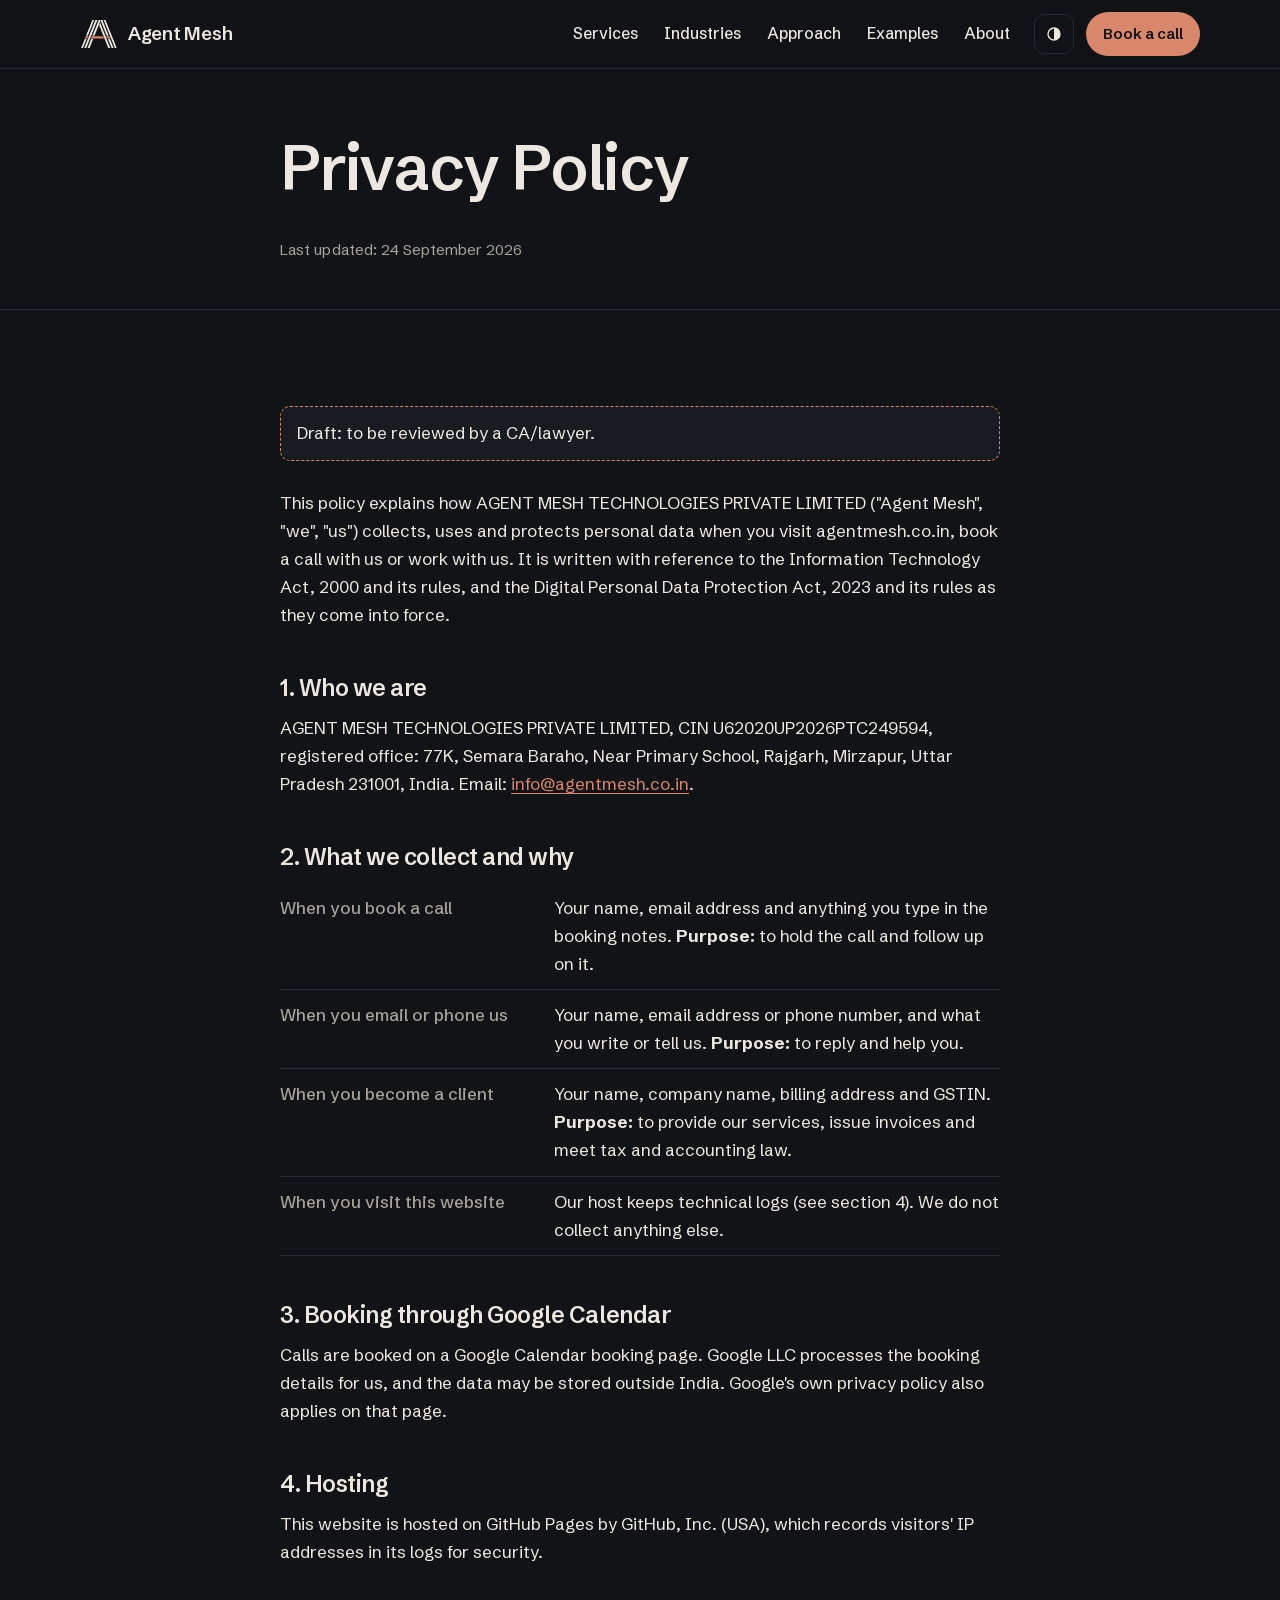
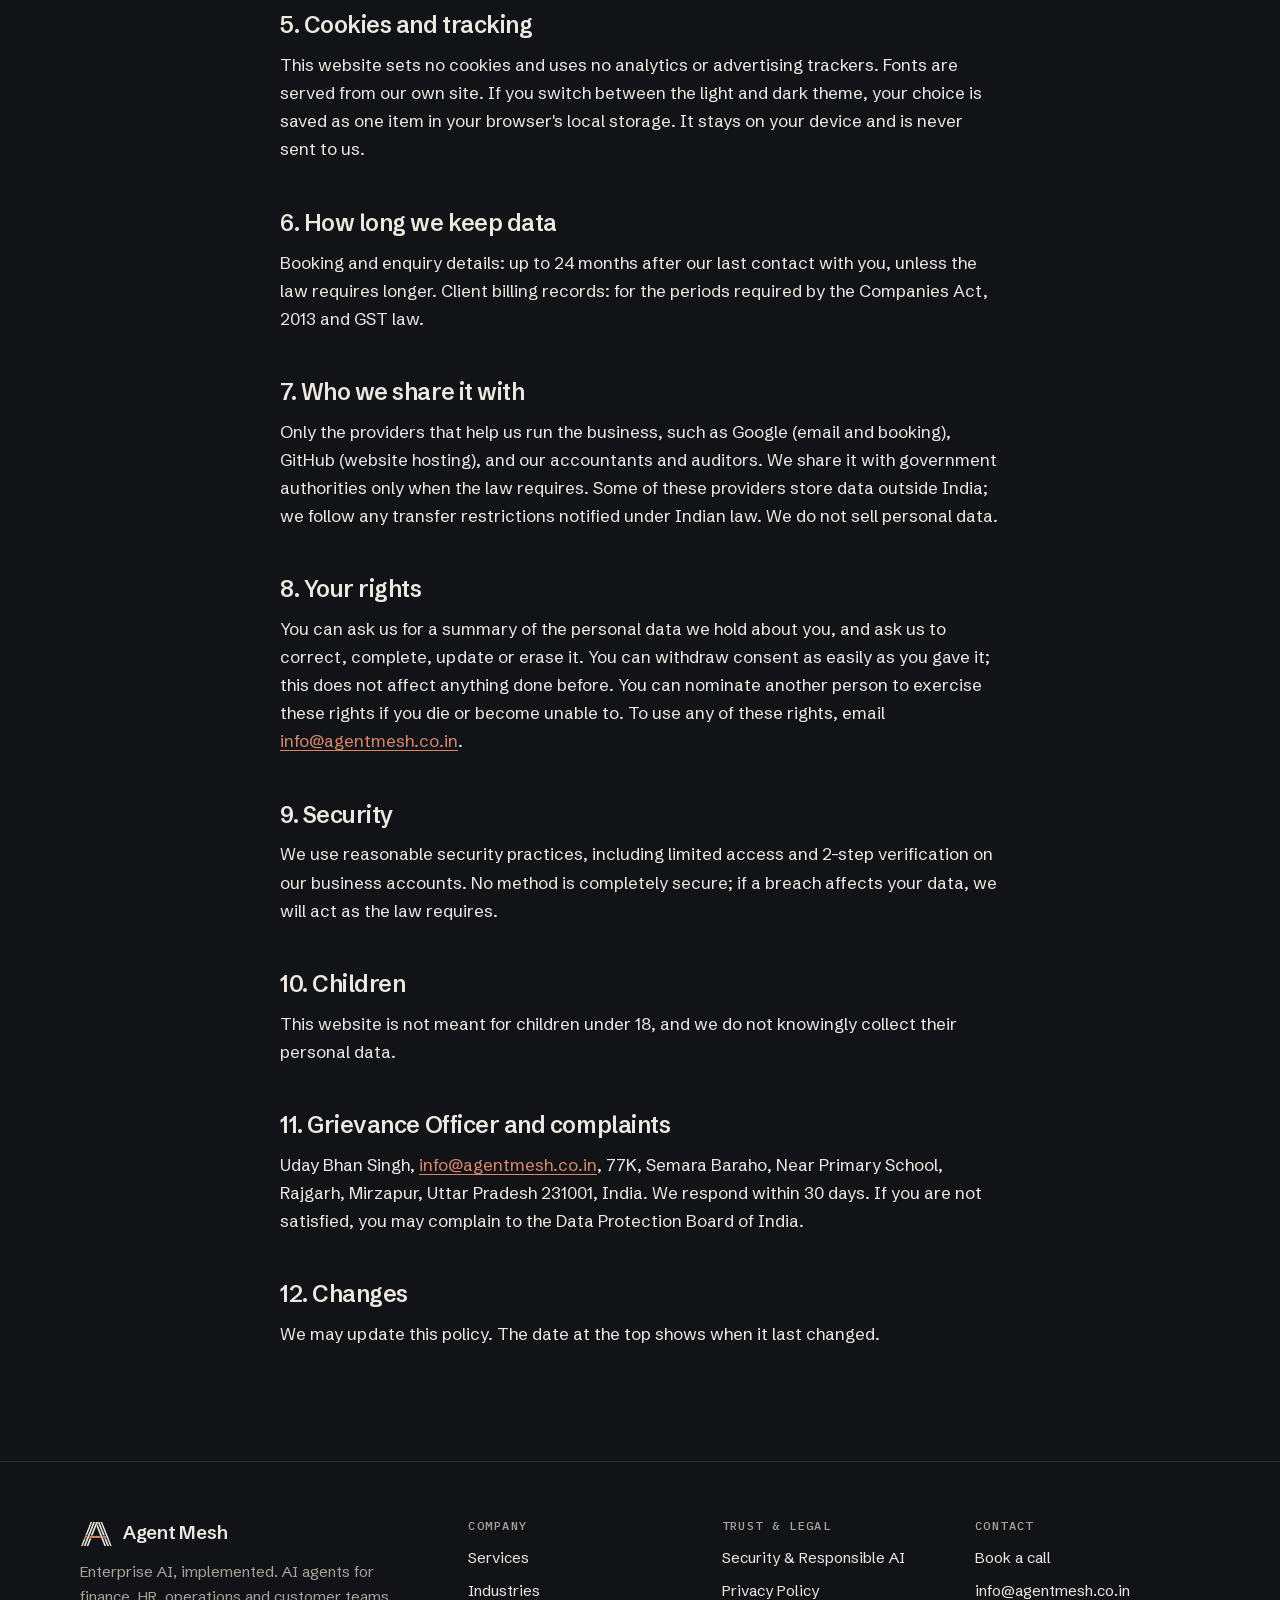
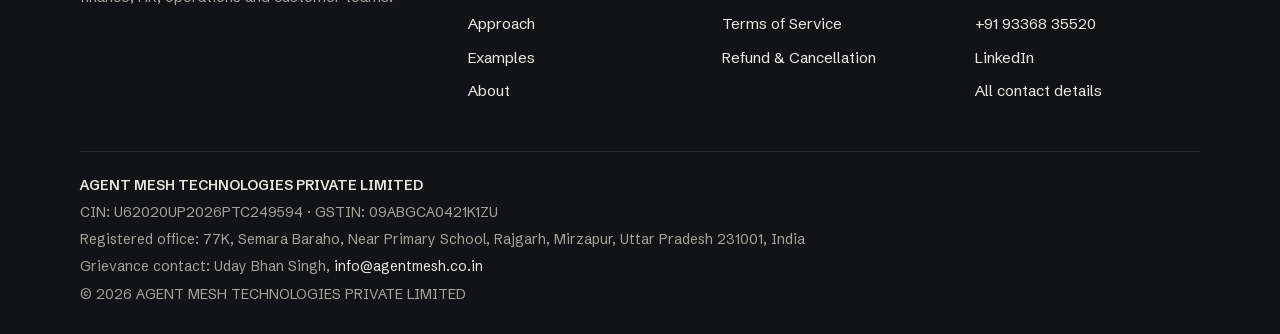
<file: privacy/index.html>
<!doctype html>
<html lang="en-IN" data-theme="dark">
<head>
  <meta charset="utf-8">
  <meta name="viewport" content="width=device-width, initial-scale=1">
  <meta http-equiv="Content-Security-Policy" content="default-src 'self'; img-src 'self' data:; style-src 'self'; font-src 'self'; script-src 'self' 'sha256-iKB9+MoZyrtdY/hEkIeQxQBS/Gaf3f6PuzLPJSnBaiU='; base-uri 'self'; form-action 'none'; object-src 'none'">
  <script>(function(){var d=document.documentElement,t='dark';d.classList.add('js');try{var q=location.search.match(/[?&]theme=(light|dark)/);t=q?q[1]:(localStorage.getItem('am-theme')||'dark');}catch(e){}d.setAttribute('data-theme',t==='light'?'light':'dark');})();</script>
  <title>Privacy Policy · Agent Mesh</title>
  <meta name="description" content="How AGENT MESH TECHNOLOGIES PRIVATE LIMITED collects, uses and protects personal data, and your rights.">
  <link rel="canonical" href="https://agentmesh.co.in/privacy/">
  <meta name="theme-color" content="#111316">
  <link rel="icon" href="/assets/brand/favicon.svg" type="image/svg+xml">
  <link rel="icon" href="/assets/brand/favicon-32.png" sizes="32x32" type="image/png">
  <link rel="apple-touch-icon" href="/assets/brand/apple-touch-icon.png">
  <link rel="preload" href="/assets/fonts/schibsted-grotesk-400-700-latin.woff2" as="font" type="font/woff2" crossorigin>
  <link rel="stylesheet" href="/assets/fonts/fonts.css">
  <link rel="stylesheet" href="/assets/styles.css">
  <link rel="stylesheet" href="/assets/brand/hero.css">
  <script src="/assets/theme.js" defer></script>
  <meta property="og:type" content="website">
  <meta property="og:site_name" content="Agent Mesh">
  <meta property="og:locale" content="en_IN">
  <meta property="og:title" content="Privacy Policy · Agent Mesh">
  <meta property="og:description" content="How AGENT MESH TECHNOLOGIES PRIVATE LIMITED collects, uses and protects personal data, and your rights.">
  <meta property="og:url" content="https://agentmesh.co.in/privacy/">
  <meta property="og:image" content="https://agentmesh.co.in/assets/brand/og-image.png">
  <meta property="og:image:width" content="1200">
  <meta property="og:image:height" content="630">
  <meta name="twitter:card" content="summary_large_image">
  <script type="application/ld+json">{
  "@context": "https://schema.org",
  "@type": "Organization",
  "name": "Agent Mesh",
  "legalName": "AGENT MESH TECHNOLOGIES PRIVATE LIMITED",
  "url": "https://agentmesh.co.in",
  "logo": "https://agentmesh.co.in/assets/brand/logo-512.png",
  "email": "info@agentmesh.co.in",
  "founder": {
    "@type": "Person",
    "name": "Uday Bhan Singh",
    "jobTitle": "Founder & Director",
    "sameAs": [
      "https://www.linkedin.com/in/uday-bhan-singh-875560147/"
    ]
  },
  "telephone": "+91 93368 35520",
  "taxID": "09ABGCA0421K1ZU",
  "identifier": {
    "@type": "PropertyValue",
    "propertyID": "CIN",
    "value": "U62020UP2026PTC249594"
  },
  "foundingDate": "2026-07-01",
  "sameAs": [
    "https://www.linkedin.com/company/agent-mesh-technologies/",
    "https://github.com/agentmeshtech"
  ],
  "address": {
    "@type": "PostalAddress",
    "addressRegion": "Uttar Pradesh",
    "addressCountry": "IN",
    "streetAddress": "77K, Semara Baraho, Near Primary School, Rajgarh",
    "addressLocality": "Mirzapur",
    "postalCode": "231001"
  }
}</script>
</head>
<body>
  <a class="skip-link" href="#main">Skip to content</a>
  <header class="site-header">
    <div class="container header-inner">
      <a class="brand" href="/" aria-label="Agent Mesh, home"><svg xmlns="http://www.w3.org/2000/svg" viewBox="3 22.6 114 90.4" aria-hidden="true" focusable="false" class="logo-mark"><defs><clipPath id="hm-clip"><path d="M6 110L39.76 25.6H80.24L114 110Z"/></clipPath><mask id="hm-m0" maskUnits="userSpaceOnUse" x="-20" y="-20" width="160" height="160"><rect x="-20" y="-20" width="160" height="160" fill="#fff"/><line x1="7.2" y1="114" x2="54.4" y2="-4" stroke-width="8.8" stroke="#000"/><line x1="17.2" y1="114" x2="64.4" y2="-4" stroke-width="8.8" stroke="#000"/><line x1="27.2" y1="114" x2="74.4" y2="-4" stroke-width="8.8" stroke="#000"/><line x1="16" y1="78" x2="104" y2="78" stroke-width="10" stroke="#000"/><line x1="28.06" y1="86.84" x2="35.14" y2="69.16" stroke-width="8.8" stroke="#000"/><line x1="81.94" y1="86.84" x2="74.86" y2="69.16" stroke-width="8.8" stroke="#000"/><line x1="101.94" y1="86.84" x2="94.86" y2="69.16" stroke-width="8.8" stroke="#000"/></mask><mask id="hm-m1" maskUnits="userSpaceOnUse" x="-20" y="-20" width="160" height="160"><rect x="-20" y="-20" width="160" height="160" fill="#fff"/><line x1="16" y1="78" x2="104" y2="78" stroke-width="10" stroke="#000"/><line x1="28.06" y1="86.84" x2="35.14" y2="69.16" stroke-width="8.8" stroke="#000"/><line x1="81.94" y1="86.84" x2="74.86" y2="69.16" stroke-width="8.8" stroke="#000"/><line x1="101.94" y1="86.84" x2="94.86" y2="69.16" stroke-width="8.8" stroke="#000"/></mask><mask id="hm-m2" maskUnits="userSpaceOnUse" x="-20" y="-20" width="160" height="160"><rect x="-20" y="-20" width="160" height="160" fill="#fff"/><line x1="16" y1="78" x2="104" y2="78" stroke-width="10" stroke="#000"/><line x1="28.06" y1="86.84" x2="35.14" y2="69.16" stroke-width="8.8" stroke="#000"/><line x1="81.94" y1="86.84" x2="74.86" y2="69.16" stroke-width="8.8" stroke="#000"/><line x1="101.94" y1="86.84" x2="94.86" y2="69.16" stroke-width="8.8" stroke="#000"/></mask><mask id="hm-m3" maskUnits="userSpaceOnUse" x="-20" y="-20" width="160" height="160"><rect x="-20" y="-20" width="160" height="160" fill="#fff"/><line x1="28.06" y1="86.84" x2="35.14" y2="69.16" stroke-width="8.8" stroke="#000"/><line x1="81.94" y1="86.84" x2="74.86" y2="69.16" stroke-width="8.8" stroke="#000"/><line x1="101.94" y1="86.84" x2="94.86" y2="69.16" stroke-width="8.8" stroke="#000"/></mask></defs><g clip-path="url(#hm-clip)"><g mask="url(#hm-m0)"><line x1="113.32" y1="115.3" x2="65.08" y2="-5.3" stroke-width="5.6" class="wa-ink"/><line x1="103.32" y1="115.3" x2="55.08" y2="-5.3" stroke-width="5.6" class="wa-ink"/><line x1="93.32" y1="115.3" x2="45.08" y2="-5.3" stroke-width="5.6" class="wa-ink"/></g><g mask="url(#hm-m1)"><line x1="6.68" y1="115.3" x2="54.92" y2="-5.3" stroke-width="5.6" class="wa-ink"/><line x1="16.68" y1="115.3" x2="64.92" y2="-5.3" stroke-width="5.6" class="wa-ink"/><line x1="26.68" y1="115.3" x2="74.92" y2="-5.3" stroke-width="5.6" class="wa-ink"/></g><g mask="url(#hm-m2)"></g><g mask="url(#hm-m3)"><line x1="14.6" y1="78" x2="105.4" y2="78" stroke-width="6.8" class="wa-acc"/></g><g><line x1="27.54" y1="88.14" x2="35.66" y2="67.86" stroke-width="5.6" class="wa-ink"/><line x1="82.46" y1="88.14" x2="74.34" y2="67.86" stroke-width="5.6" class="wa-ink"/><line x1="102.46" y1="88.14" x2="94.34" y2="67.86" stroke-width="5.6" class="wa-ink"/></g></g></svg><span>Agent Mesh</span></a>
      <nav class="nav-desktop" aria-label="Main">
        <ul>
          <li><a href="/services/">Services</a></li>
          <li><a href="/industries/">Industries</a></li>
          <li><a href="/approach/">Approach</a></li>
          <li><a href="/examples/">Examples</a></li>
          <li><a href="/about/">About</a></li>
        </ul>
      </nav>
      <button class="theme-toggle" type="button" data-theme-toggle aria-pressed="false">
        <svg viewBox="0 0 24 24" aria-hidden="true" focusable="false"><circle cx="12" cy="12" r="8" fill="none" stroke="currentColor" stroke-width="1.8"/><path d="M12 4a8 8 0 0 1 0 16z" fill="currentColor"/></svg>
        <span class="sr-only">Light theme</span>
      </button>
      <a class="btn btn-primary btn-sm header-cta" href="https://calendar.app.google/BER3Jf25E2911B2P7">Book a call</a>
      <details class="nav-mobile">
        <summary>Menu</summary>
        <nav aria-label="Main, mobile">
          <ul>
            <li><a href="https://calendar.app.google/BER3Jf25E2911B2P7">Book a call</a></li>
            <li><a href="/services/">Services</a></li>
            <li><a href="/industries/">Industries</a></li>
            <li><a href="/approach/">Approach</a></li>
            <li><a href="/examples/">Examples</a></li>
            <li><a href="/about/">About</a></li>
            <li><a href="/contact/">Contact</a></li>
          </ul>
        </nav>
      </details>
    </div>
  </header>

  <main id="main">
<section class="page-head">
  <div class="container prose">
    <h1>Privacy Policy</h1>
    <p class="updated">Last updated: 24 September 2026</p>
  </div>
</section>

<section class="section reveal">
  <div class="container prose">
    <p class="draft-note">Draft: to be reviewed by a CA/lawyer.</p>
    <p>This policy explains how AGENT MESH TECHNOLOGIES PRIVATE LIMITED ("Agent Mesh", "we", "us") collects, uses and protects personal data when you visit agentmesh.co.in, book a call with us or work with us. It is written with reference to the Information Technology Act, 2000 and its rules, and the Digital Personal Data Protection Act, 2023 and its rules as they come into force.</p>

    <h2>1. Who we are</h2>
    <p>AGENT MESH TECHNOLOGIES PRIVATE LIMITED, CIN U62020UP2026PTC249594, registered office: 77K, Semara Baraho, Near Primary School, Rajgarh, Mirzapur, Uttar Pradesh 231001, India. Email: <a href="mailto:info@agentmesh.co.in">info@agentmesh.co.in</a>.</p>

    <h2>2. What we collect and why</h2>
    <table class="details">
      <tbody>
        <tr><th scope="row">When you book a call</th><td>Your name, email address and anything you type in the booking notes. <strong>Purpose:</strong> to hold the call and follow up on it.</td></tr>
        <tr><th scope="row">When you email or phone us</th><td>Your name, email address or phone number, and what you write or tell us. <strong>Purpose:</strong> to reply and help you.</td></tr>
        <tr><th scope="row">When you become a client</th><td>Your name, company name, billing address and GSTIN. <strong>Purpose:</strong> to provide our services, issue invoices and meet tax and accounting law.</td></tr>
        <tr><th scope="row">When you visit this website</th><td>Our host keeps technical logs (see section 4). We do not collect anything else.</td></tr>
      </tbody>
    </table>

    <h2>3. Booking through Google Calendar</h2>
    <p>Calls are booked on a Google Calendar booking page. Google LLC processes the booking details for us, and the data may be stored outside India. Google's own privacy policy also applies on that page.</p>

    <h2>4. Hosting</h2>
    <p>This website is hosted on GitHub Pages by GitHub, Inc. (USA), which records visitors' IP addresses in its logs for security.</p>

    <h2>5. Cookies and tracking</h2>
    <p>This website sets no cookies and uses no analytics or advertising trackers. Fonts are served from our own site. If you switch between the light and dark theme, your choice is saved as one item in your browser's local storage. It stays on your device and is never sent to us.</p>

    <h2>6. How long we keep data</h2>
    <p>Booking and enquiry details: up to 24 months after our last contact with you, unless the law requires longer. Client billing records: for the periods required by the Companies Act, 2013 and GST law.</p>

    <h2>7. Who we share it with</h2>
    <p>Only the providers that help us run the business, such as Google (email and booking), GitHub (website hosting), and our accountants and auditors. We share it with government authorities only when the law requires. Some of these providers store data outside India; we follow any transfer restrictions notified under Indian law. We do not sell personal data.</p>

    <h2>8. Your rights</h2>
    <p>You can ask us for a summary of the personal data we hold about you, and ask us to correct, complete, update or erase it. You can withdraw consent as easily as you gave it; this does not affect anything done before. You can nominate another person to exercise these rights if you die or become unable to. To use any of these rights, email <a href="mailto:info@agentmesh.co.in">info@agentmesh.co.in</a>.</p>

    <h2>9. Security</h2>
    <p>We use reasonable security practices, including limited access and 2-step verification on our business accounts. No method is completely secure; if a breach affects your data, we will act as the law requires.</p>

    <h2>10. Children</h2>
    <p>This website is not meant for children under 18, and we do not knowingly collect their personal data.</p>

    <h2>11. Grievance Officer and complaints</h2>
    <p>Uday Bhan Singh, <a href="mailto:info@agentmesh.co.in">info@agentmesh.co.in</a>, 77K, Semara Baraho, Near Primary School, Rajgarh, Mirzapur, Uttar Pradesh 231001, India. We respond within 30 days. If you are not satisfied, you may complain to the Data Protection Board of India.</p>

    <h2>12. Changes</h2>
    <p>We may update this policy. The date at the top shows when it last changed.</p>
  </div>
</section>

  </main>

  <footer class="site-footer">
    <div class="container">
      <div class="footer-grid">
        <div class="footer-brand">
          <a class="brand" href="/"><svg xmlns="http://www.w3.org/2000/svg" viewBox="3 22.6 114 90.4" aria-hidden="true" focusable="false" class="logo-mark"><defs><clipPath id="fm-clip"><path d="M6 110L39.76 25.6H80.24L114 110Z"/></clipPath><mask id="fm-m0" maskUnits="userSpaceOnUse" x="-20" y="-20" width="160" height="160"><rect x="-20" y="-20" width="160" height="160" fill="#fff"/><line x1="7.2" y1="114" x2="54.4" y2="-4" stroke-width="8.8" stroke="#000"/><line x1="17.2" y1="114" x2="64.4" y2="-4" stroke-width="8.8" stroke="#000"/><line x1="27.2" y1="114" x2="74.4" y2="-4" stroke-width="8.8" stroke="#000"/><line x1="16" y1="78" x2="104" y2="78" stroke-width="10" stroke="#000"/><line x1="28.06" y1="86.84" x2="35.14" y2="69.16" stroke-width="8.8" stroke="#000"/><line x1="81.94" y1="86.84" x2="74.86" y2="69.16" stroke-width="8.8" stroke="#000"/><line x1="101.94" y1="86.84" x2="94.86" y2="69.16" stroke-width="8.8" stroke="#000"/></mask><mask id="fm-m1" maskUnits="userSpaceOnUse" x="-20" y="-20" width="160" height="160"><rect x="-20" y="-20" width="160" height="160" fill="#fff"/><line x1="16" y1="78" x2="104" y2="78" stroke-width="10" stroke="#000"/><line x1="28.06" y1="86.84" x2="35.14" y2="69.16" stroke-width="8.8" stroke="#000"/><line x1="81.94" y1="86.84" x2="74.86" y2="69.16" stroke-width="8.8" stroke="#000"/><line x1="101.94" y1="86.84" x2="94.86" y2="69.16" stroke-width="8.8" stroke="#000"/></mask><mask id="fm-m2" maskUnits="userSpaceOnUse" x="-20" y="-20" width="160" height="160"><rect x="-20" y="-20" width="160" height="160" fill="#fff"/><line x1="16" y1="78" x2="104" y2="78" stroke-width="10" stroke="#000"/><line x1="28.06" y1="86.84" x2="35.14" y2="69.16" stroke-width="8.8" stroke="#000"/><line x1="81.94" y1="86.84" x2="74.86" y2="69.16" stroke-width="8.8" stroke="#000"/><line x1="101.94" y1="86.84" x2="94.86" y2="69.16" stroke-width="8.8" stroke="#000"/></mask><mask id="fm-m3" maskUnits="userSpaceOnUse" x="-20" y="-20" width="160" height="160"><rect x="-20" y="-20" width="160" height="160" fill="#fff"/><line x1="28.06" y1="86.84" x2="35.14" y2="69.16" stroke-width="8.8" stroke="#000"/><line x1="81.94" y1="86.84" x2="74.86" y2="69.16" stroke-width="8.8" stroke="#000"/><line x1="101.94" y1="86.84" x2="94.86" y2="69.16" stroke-width="8.8" stroke="#000"/></mask></defs><g clip-path="url(#fm-clip)"><g mask="url(#fm-m0)"><line x1="113.32" y1="115.3" x2="65.08" y2="-5.3" stroke-width="5.6" class="wa-ink"/><line x1="103.32" y1="115.3" x2="55.08" y2="-5.3" stroke-width="5.6" class="wa-ink"/><line x1="93.32" y1="115.3" x2="45.08" y2="-5.3" stroke-width="5.6" class="wa-ink"/></g><g mask="url(#fm-m1)"><line x1="6.68" y1="115.3" x2="54.92" y2="-5.3" stroke-width="5.6" class="wa-ink"/><line x1="16.68" y1="115.3" x2="64.92" y2="-5.3" stroke-width="5.6" class="wa-ink"/><line x1="26.68" y1="115.3" x2="74.92" y2="-5.3" stroke-width="5.6" class="wa-ink"/></g><g mask="url(#fm-m2)"></g><g mask="url(#fm-m3)"><line x1="14.6" y1="78" x2="105.4" y2="78" stroke-width="6.8" class="wa-acc"/></g><g><line x1="27.54" y1="88.14" x2="35.66" y2="67.86" stroke-width="5.6" class="wa-ink"/><line x1="82.46" y1="88.14" x2="74.34" y2="67.86" stroke-width="5.6" class="wa-ink"/><line x1="102.46" y1="88.14" x2="94.34" y2="67.86" stroke-width="5.6" class="wa-ink"/></g></g></svg><span>Agent Mesh</span></a>
          <p>Enterprise AI, implemented. AI agents for finance, HR, operations and customer teams.</p>
        </div>
        <nav aria-label="Company">
          <h2>Company</h2>
          <ul>
            <li><a href="/services/">Services</a></li>
            <li><a href="/industries/">Industries</a></li>
            <li><a href="/approach/">Approach</a></li>
            <li><a href="/examples/">Examples</a></li>
            <li><a href="/about/">About</a></li>
          </ul>
        </nav>
        <nav aria-label="Trust and legal">
          <h2>Trust &amp; legal</h2>
          <ul>
            <li><a href="/security/">Security &amp; Responsible AI</a></li>
            <li><a href="/privacy/">Privacy Policy</a></li>
            <li><a href="/terms/">Terms of Service</a></li>
            <li><a href="/refund-policy/">Refund &amp; Cancellation</a></li>
          </ul>
        </nav>
        <div>
          <h2>Contact</h2>
          <ul>
            <li><a href="https://calendar.app.google/BER3Jf25E2911B2P7">Book a call</a></li>
            <li><a href="mailto:info@agentmesh.co.in">info@agentmesh.co.in</a></li>
            <li><a href="tel:+919336835520">+91 93368 35520</a></li>
            <li><a href="https://www.linkedin.com/company/agent-mesh-technologies/">LinkedIn</a></li>
            <li><a href="/contact/">All contact details</a></li>
          </ul>
        </div>
      </div>
      <div class="legal">
        <p><strong>AGENT MESH TECHNOLOGIES PRIVATE LIMITED</strong></p>
        <p>CIN: U62020UP2026PTC249594 · GSTIN: 09ABGCA0421K1ZU</p>
        <p>Registered office: 77K, Semara Baraho, Near Primary School, Rajgarh, Mirzapur, Uttar Pradesh 231001, India</p>
        <p>Grievance contact: Uday Bhan Singh, <a href="mailto:info@agentmesh.co.in">info@agentmesh.co.in</a></p>
        <p>&copy; 2026 AGENT MESH TECHNOLOGIES PRIVATE LIMITED</p>
      </div>
    </div>
  </footer>
</body>
</html>
</file>
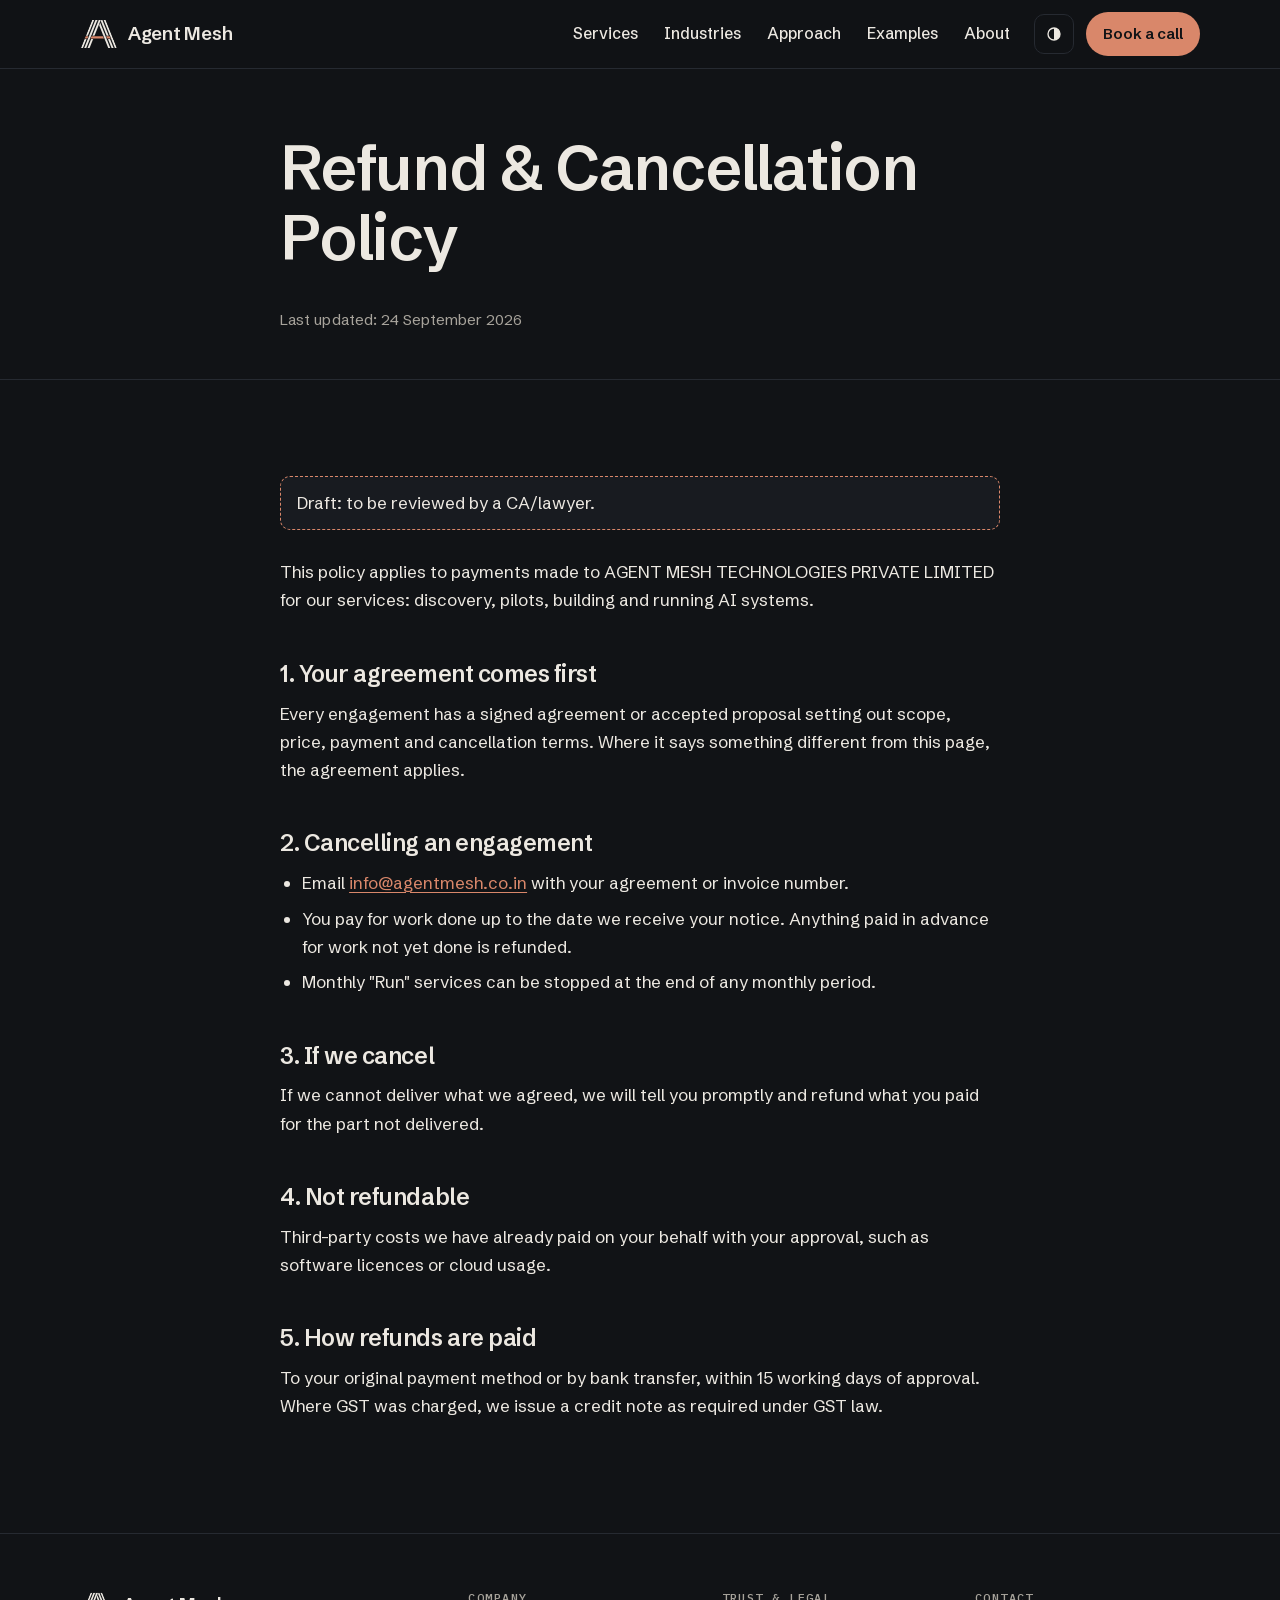
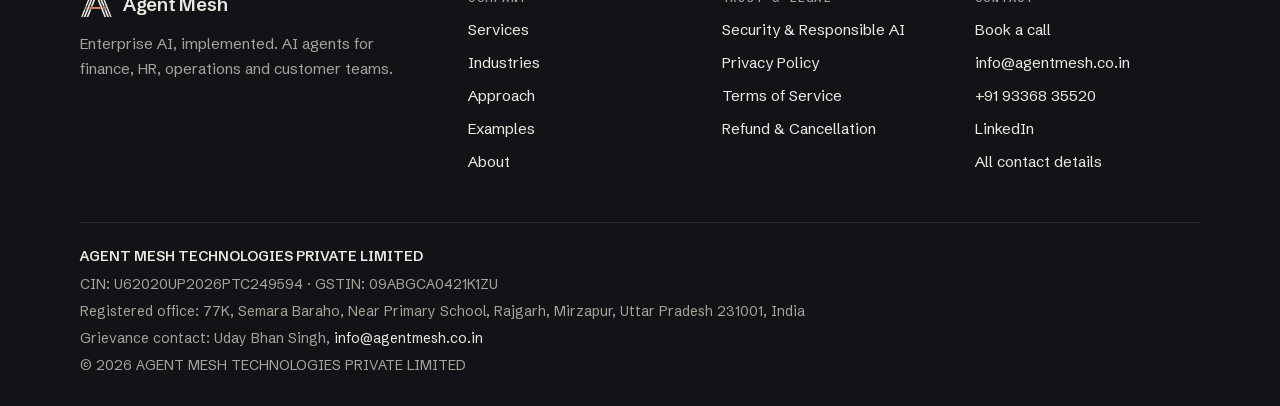
<file: refund-policy/index.html>
<!doctype html>
<html lang="en-IN" data-theme="dark">
<head>
  <meta charset="utf-8">
  <meta name="viewport" content="width=device-width, initial-scale=1">
  <meta http-equiv="Content-Security-Policy" content="default-src 'self'; img-src 'self' data:; style-src 'self'; font-src 'self'; script-src 'self' 'sha256-iKB9+MoZyrtdY/hEkIeQxQBS/Gaf3f6PuzLPJSnBaiU='; base-uri 'self'; form-action 'none'; object-src 'none'">
  <script>(function(){var d=document.documentElement,t='dark';d.classList.add('js');try{var q=location.search.match(/[?&]theme=(light|dark)/);t=q?q[1]:(localStorage.getItem('am-theme')||'dark');}catch(e){}d.setAttribute('data-theme',t==='light'?'light':'dark');})();</script>
  <title>Refund &amp; Cancellation Policy · Agent Mesh</title>
  <meta name="description" content="Refund and cancellation policy of AGENT MESH TECHNOLOGIES PRIVATE LIMITED.">
  <link rel="canonical" href="https://agentmesh.co.in/refund-policy/">
  <meta name="theme-color" content="#111316">
  <link rel="icon" href="/assets/brand/favicon.svg" type="image/svg+xml">
  <link rel="icon" href="/assets/brand/favicon-32.png" sizes="32x32" type="image/png">
  <link rel="apple-touch-icon" href="/assets/brand/apple-touch-icon.png">
  <link rel="preload" href="/assets/fonts/schibsted-grotesk-400-700-latin.woff2" as="font" type="font/woff2" crossorigin>
  <link rel="stylesheet" href="/assets/fonts/fonts.css">
  <link rel="stylesheet" href="/assets/styles.css">
  <link rel="stylesheet" href="/assets/brand/hero.css">
  <script src="/assets/theme.js" defer></script>
  <meta property="og:type" content="website">
  <meta property="og:site_name" content="Agent Mesh">
  <meta property="og:locale" content="en_IN">
  <meta property="og:title" content="Refund &amp; Cancellation Policy · Agent Mesh">
  <meta property="og:description" content="Refund and cancellation policy of AGENT MESH TECHNOLOGIES PRIVATE LIMITED.">
  <meta property="og:url" content="https://agentmesh.co.in/refund-policy/">
  <meta property="og:image" content="https://agentmesh.co.in/assets/brand/og-image.png">
  <meta property="og:image:width" content="1200">
  <meta property="og:image:height" content="630">
  <meta name="twitter:card" content="summary_large_image">
  <script type="application/ld+json">{
  "@context": "https://schema.org",
  "@type": "Organization",
  "name": "Agent Mesh",
  "legalName": "AGENT MESH TECHNOLOGIES PRIVATE LIMITED",
  "url": "https://agentmesh.co.in",
  "logo": "https://agentmesh.co.in/assets/brand/logo-512.png",
  "email": "info@agentmesh.co.in",
  "founder": {
    "@type": "Person",
    "name": "Uday Bhan Singh",
    "jobTitle": "Founder & Director",
    "sameAs": [
      "https://www.linkedin.com/in/uday-bhan-singh-875560147/"
    ]
  },
  "telephone": "+91 93368 35520",
  "taxID": "09ABGCA0421K1ZU",
  "identifier": {
    "@type": "PropertyValue",
    "propertyID": "CIN",
    "value": "U62020UP2026PTC249594"
  },
  "foundingDate": "2026-07-01",
  "sameAs": [
    "https://www.linkedin.com/company/agent-mesh-technologies/",
    "https://github.com/agentmeshtech"
  ],
  "address": {
    "@type": "PostalAddress",
    "addressRegion": "Uttar Pradesh",
    "addressCountry": "IN",
    "streetAddress": "77K, Semara Baraho, Near Primary School, Rajgarh",
    "addressLocality": "Mirzapur",
    "postalCode": "231001"
  }
}</script>
</head>
<body>
  <a class="skip-link" href="#main">Skip to content</a>
  <header class="site-header">
    <div class="container header-inner">
      <a class="brand" href="/" aria-label="Agent Mesh, home"><svg xmlns="http://www.w3.org/2000/svg" viewBox="3 22.6 114 90.4" aria-hidden="true" focusable="false" class="logo-mark"><defs><clipPath id="hm-clip"><path d="M6 110L39.76 25.6H80.24L114 110Z"/></clipPath><mask id="hm-m0" maskUnits="userSpaceOnUse" x="-20" y="-20" width="160" height="160"><rect x="-20" y="-20" width="160" height="160" fill="#fff"/><line x1="7.2" y1="114" x2="54.4" y2="-4" stroke-width="8.8" stroke="#000"/><line x1="17.2" y1="114" x2="64.4" y2="-4" stroke-width="8.8" stroke="#000"/><line x1="27.2" y1="114" x2="74.4" y2="-4" stroke-width="8.8" stroke="#000"/><line x1="16" y1="78" x2="104" y2="78" stroke-width="10" stroke="#000"/><line x1="28.06" y1="86.84" x2="35.14" y2="69.16" stroke-width="8.8" stroke="#000"/><line x1="81.94" y1="86.84" x2="74.86" y2="69.16" stroke-width="8.8" stroke="#000"/><line x1="101.94" y1="86.84" x2="94.86" y2="69.16" stroke-width="8.8" stroke="#000"/></mask><mask id="hm-m1" maskUnits="userSpaceOnUse" x="-20" y="-20" width="160" height="160"><rect x="-20" y="-20" width="160" height="160" fill="#fff"/><line x1="16" y1="78" x2="104" y2="78" stroke-width="10" stroke="#000"/><line x1="28.06" y1="86.84" x2="35.14" y2="69.16" stroke-width="8.8" stroke="#000"/><line x1="81.94" y1="86.84" x2="74.86" y2="69.16" stroke-width="8.8" stroke="#000"/><line x1="101.94" y1="86.84" x2="94.86" y2="69.16" stroke-width="8.8" stroke="#000"/></mask><mask id="hm-m2" maskUnits="userSpaceOnUse" x="-20" y="-20" width="160" height="160"><rect x="-20" y="-20" width="160" height="160" fill="#fff"/><line x1="16" y1="78" x2="104" y2="78" stroke-width="10" stroke="#000"/><line x1="28.06" y1="86.84" x2="35.14" y2="69.16" stroke-width="8.8" stroke="#000"/><line x1="81.94" y1="86.84" x2="74.86" y2="69.16" stroke-width="8.8" stroke="#000"/><line x1="101.94" y1="86.84" x2="94.86" y2="69.16" stroke-width="8.8" stroke="#000"/></mask><mask id="hm-m3" maskUnits="userSpaceOnUse" x="-20" y="-20" width="160" height="160"><rect x="-20" y="-20" width="160" height="160" fill="#fff"/><line x1="28.06" y1="86.84" x2="35.14" y2="69.16" stroke-width="8.8" stroke="#000"/><line x1="81.94" y1="86.84" x2="74.86" y2="69.16" stroke-width="8.8" stroke="#000"/><line x1="101.94" y1="86.84" x2="94.86" y2="69.16" stroke-width="8.8" stroke="#000"/></mask></defs><g clip-path="url(#hm-clip)"><g mask="url(#hm-m0)"><line x1="113.32" y1="115.3" x2="65.08" y2="-5.3" stroke-width="5.6" class="wa-ink"/><line x1="103.32" y1="115.3" x2="55.08" y2="-5.3" stroke-width="5.6" class="wa-ink"/><line x1="93.32" y1="115.3" x2="45.08" y2="-5.3" stroke-width="5.6" class="wa-ink"/></g><g mask="url(#hm-m1)"><line x1="6.68" y1="115.3" x2="54.92" y2="-5.3" stroke-width="5.6" class="wa-ink"/><line x1="16.68" y1="115.3" x2="64.92" y2="-5.3" stroke-width="5.6" class="wa-ink"/><line x1="26.68" y1="115.3" x2="74.92" y2="-5.3" stroke-width="5.6" class="wa-ink"/></g><g mask="url(#hm-m2)"></g><g mask="url(#hm-m3)"><line x1="14.6" y1="78" x2="105.4" y2="78" stroke-width="6.8" class="wa-acc"/></g><g><line x1="27.54" y1="88.14" x2="35.66" y2="67.86" stroke-width="5.6" class="wa-ink"/><line x1="82.46" y1="88.14" x2="74.34" y2="67.86" stroke-width="5.6" class="wa-ink"/><line x1="102.46" y1="88.14" x2="94.34" y2="67.86" stroke-width="5.6" class="wa-ink"/></g></g></svg><span>Agent Mesh</span></a>
      <nav class="nav-desktop" aria-label="Main">
        <ul>
          <li><a href="/services/">Services</a></li>
          <li><a href="/industries/">Industries</a></li>
          <li><a href="/approach/">Approach</a></li>
          <li><a href="/examples/">Examples</a></li>
          <li><a href="/about/">About</a></li>
        </ul>
      </nav>
      <button class="theme-toggle" type="button" data-theme-toggle aria-pressed="false">
        <svg viewBox="0 0 24 24" aria-hidden="true" focusable="false"><circle cx="12" cy="12" r="8" fill="none" stroke="currentColor" stroke-width="1.8"/><path d="M12 4a8 8 0 0 1 0 16z" fill="currentColor"/></svg>
        <span class="sr-only">Light theme</span>
      </button>
      <a class="btn btn-primary btn-sm header-cta" href="https://calendar.app.google/BER3Jf25E2911B2P7">Book a call</a>
      <details class="nav-mobile">
        <summary>Menu</summary>
        <nav aria-label="Main, mobile">
          <ul>
            <li><a href="https://calendar.app.google/BER3Jf25E2911B2P7">Book a call</a></li>
            <li><a href="/services/">Services</a></li>
            <li><a href="/industries/">Industries</a></li>
            <li><a href="/approach/">Approach</a></li>
            <li><a href="/examples/">Examples</a></li>
            <li><a href="/about/">About</a></li>
            <li><a href="/contact/">Contact</a></li>
          </ul>
        </nav>
      </details>
    </div>
  </header>

  <main id="main">
<section class="page-head">
  <div class="container prose">
    <h1>Refund &amp; Cancellation Policy</h1>
    <p class="updated">Last updated: 24 September 2026</p>
  </div>
</section>

<section class="section reveal">
  <div class="container prose">
    <p class="draft-note">Draft: to be reviewed by a CA/lawyer.</p>
    <p>This policy applies to payments made to AGENT MESH TECHNOLOGIES PRIVATE LIMITED for our services: discovery, pilots, building and running AI systems.</p>
    <h2>1. Your agreement comes first</h2>
    <p>Every engagement has a signed agreement or accepted proposal setting out scope, price, payment and cancellation terms. Where it says something different from this page, the agreement applies.</p>
    <h2>2. Cancelling an engagement</h2>
    <ul>
      <li>Email <a href="mailto:info@agentmesh.co.in">info@agentmesh.co.in</a> with your agreement or invoice number.</li>
      <li>You pay for work done up to the date we receive your notice. Anything paid in advance for work not yet done is refunded.</li>
      <li>Monthly "Run" services can be stopped at the end of any monthly period.</li>
    </ul>
    <h2>3. If we cancel</h2>
    <p>If we cannot deliver what we agreed, we will tell you promptly and refund what you paid for the part not delivered.</p>
    <h2>4. Not refundable</h2>
    <p>Third-party costs we have already paid on your behalf with your approval, such as software licences or cloud usage.</p>
    <h2>5. How refunds are paid</h2>
    <p>To your original payment method or by bank transfer, within 15 working days of approval. Where GST was charged, we issue a credit note as required under GST law.</p>
  </div>
</section>

  </main>

  <footer class="site-footer">
    <div class="container">
      <div class="footer-grid">
        <div class="footer-brand">
          <a class="brand" href="/"><svg xmlns="http://www.w3.org/2000/svg" viewBox="3 22.6 114 90.4" aria-hidden="true" focusable="false" class="logo-mark"><defs><clipPath id="fm-clip"><path d="M6 110L39.76 25.6H80.24L114 110Z"/></clipPath><mask id="fm-m0" maskUnits="userSpaceOnUse" x="-20" y="-20" width="160" height="160"><rect x="-20" y="-20" width="160" height="160" fill="#fff"/><line x1="7.2" y1="114" x2="54.4" y2="-4" stroke-width="8.8" stroke="#000"/><line x1="17.2" y1="114" x2="64.4" y2="-4" stroke-width="8.8" stroke="#000"/><line x1="27.2" y1="114" x2="74.4" y2="-4" stroke-width="8.8" stroke="#000"/><line x1="16" y1="78" x2="104" y2="78" stroke-width="10" stroke="#000"/><line x1="28.06" y1="86.84" x2="35.14" y2="69.16" stroke-width="8.8" stroke="#000"/><line x1="81.94" y1="86.84" x2="74.86" y2="69.16" stroke-width="8.8" stroke="#000"/><line x1="101.94" y1="86.84" x2="94.86" y2="69.16" stroke-width="8.8" stroke="#000"/></mask><mask id="fm-m1" maskUnits="userSpaceOnUse" x="-20" y="-20" width="160" height="160"><rect x="-20" y="-20" width="160" height="160" fill="#fff"/><line x1="16" y1="78" x2="104" y2="78" stroke-width="10" stroke="#000"/><line x1="28.06" y1="86.84" x2="35.14" y2="69.16" stroke-width="8.8" stroke="#000"/><line x1="81.94" y1="86.84" x2="74.86" y2="69.16" stroke-width="8.8" stroke="#000"/><line x1="101.94" y1="86.84" x2="94.86" y2="69.16" stroke-width="8.8" stroke="#000"/></mask><mask id="fm-m2" maskUnits="userSpaceOnUse" x="-20" y="-20" width="160" height="160"><rect x="-20" y="-20" width="160" height="160" fill="#fff"/><line x1="16" y1="78" x2="104" y2="78" stroke-width="10" stroke="#000"/><line x1="28.06" y1="86.84" x2="35.14" y2="69.16" stroke-width="8.8" stroke="#000"/><line x1="81.94" y1="86.84" x2="74.86" y2="69.16" stroke-width="8.8" stroke="#000"/><line x1="101.94" y1="86.84" x2="94.86" y2="69.16" stroke-width="8.8" stroke="#000"/></mask><mask id="fm-m3" maskUnits="userSpaceOnUse" x="-20" y="-20" width="160" height="160"><rect x="-20" y="-20" width="160" height="160" fill="#fff"/><line x1="28.06" y1="86.84" x2="35.14" y2="69.16" stroke-width="8.8" stroke="#000"/><line x1="81.94" y1="86.84" x2="74.86" y2="69.16" stroke-width="8.8" stroke="#000"/><line x1="101.94" y1="86.84" x2="94.86" y2="69.16" stroke-width="8.8" stroke="#000"/></mask></defs><g clip-path="url(#fm-clip)"><g mask="url(#fm-m0)"><line x1="113.32" y1="115.3" x2="65.08" y2="-5.3" stroke-width="5.6" class="wa-ink"/><line x1="103.32" y1="115.3" x2="55.08" y2="-5.3" stroke-width="5.6" class="wa-ink"/><line x1="93.32" y1="115.3" x2="45.08" y2="-5.3" stroke-width="5.6" class="wa-ink"/></g><g mask="url(#fm-m1)"><line x1="6.68" y1="115.3" x2="54.92" y2="-5.3" stroke-width="5.6" class="wa-ink"/><line x1="16.68" y1="115.3" x2="64.92" y2="-5.3" stroke-width="5.6" class="wa-ink"/><line x1="26.68" y1="115.3" x2="74.92" y2="-5.3" stroke-width="5.6" class="wa-ink"/></g><g mask="url(#fm-m2)"></g><g mask="url(#fm-m3)"><line x1="14.6" y1="78" x2="105.4" y2="78" stroke-width="6.8" class="wa-acc"/></g><g><line x1="27.54" y1="88.14" x2="35.66" y2="67.86" stroke-width="5.6" class="wa-ink"/><line x1="82.46" y1="88.14" x2="74.34" y2="67.86" stroke-width="5.6" class="wa-ink"/><line x1="102.46" y1="88.14" x2="94.34" y2="67.86" stroke-width="5.6" class="wa-ink"/></g></g></svg><span>Agent Mesh</span></a>
          <p>Enterprise AI, implemented. AI agents for finance, HR, operations and customer teams.</p>
        </div>
        <nav aria-label="Company">
          <h2>Company</h2>
          <ul>
            <li><a href="/services/">Services</a></li>
            <li><a href="/industries/">Industries</a></li>
            <li><a href="/approach/">Approach</a></li>
            <li><a href="/examples/">Examples</a></li>
            <li><a href="/about/">About</a></li>
          </ul>
        </nav>
        <nav aria-label="Trust and legal">
          <h2>Trust &amp; legal</h2>
          <ul>
            <li><a href="/security/">Security &amp; Responsible AI</a></li>
            <li><a href="/privacy/">Privacy Policy</a></li>
            <li><a href="/terms/">Terms of Service</a></li>
            <li><a href="/refund-policy/">Refund &amp; Cancellation</a></li>
          </ul>
        </nav>
        <div>
          <h2>Contact</h2>
          <ul>
            <li><a href="https://calendar.app.google/BER3Jf25E2911B2P7">Book a call</a></li>
            <li><a href="mailto:info@agentmesh.co.in">info@agentmesh.co.in</a></li>
            <li><a href="tel:+919336835520">+91 93368 35520</a></li>
            <li><a href="https://www.linkedin.com/company/agent-mesh-technologies/">LinkedIn</a></li>
            <li><a href="/contact/">All contact details</a></li>
          </ul>
        </div>
      </div>
      <div class="legal">
        <p><strong>AGENT MESH TECHNOLOGIES PRIVATE LIMITED</strong></p>
        <p>CIN: U62020UP2026PTC249594 · GSTIN: 09ABGCA0421K1ZU</p>
        <p>Registered office: 77K, Semara Baraho, Near Primary School, Rajgarh, Mirzapur, Uttar Pradesh 231001, India</p>
        <p>Grievance contact: Uday Bhan Singh, <a href="mailto:info@agentmesh.co.in">info@agentmesh.co.in</a></p>
        <p>&copy; 2026 AGENT MESH TECHNOLOGIES PRIVATE LIMITED</p>
      </div>
    </div>
  </footer>
</body>
</html>
</file>
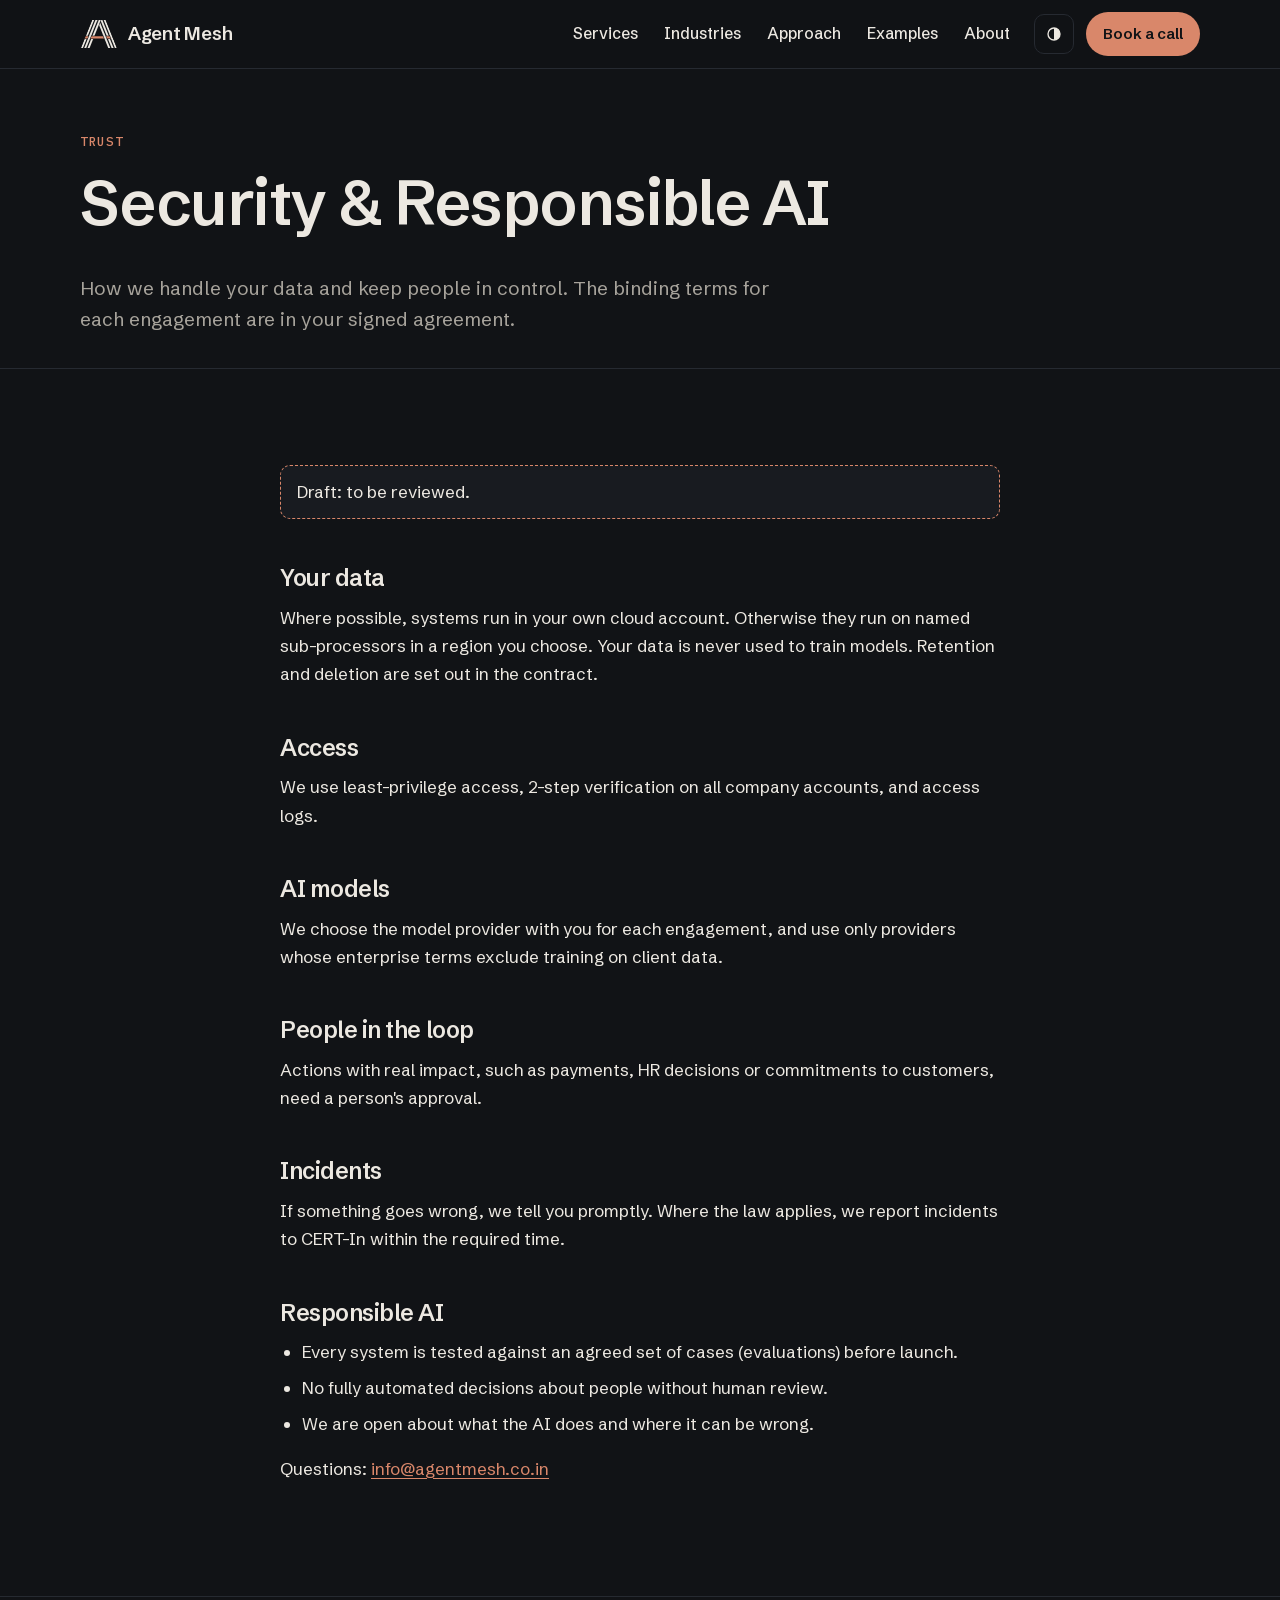
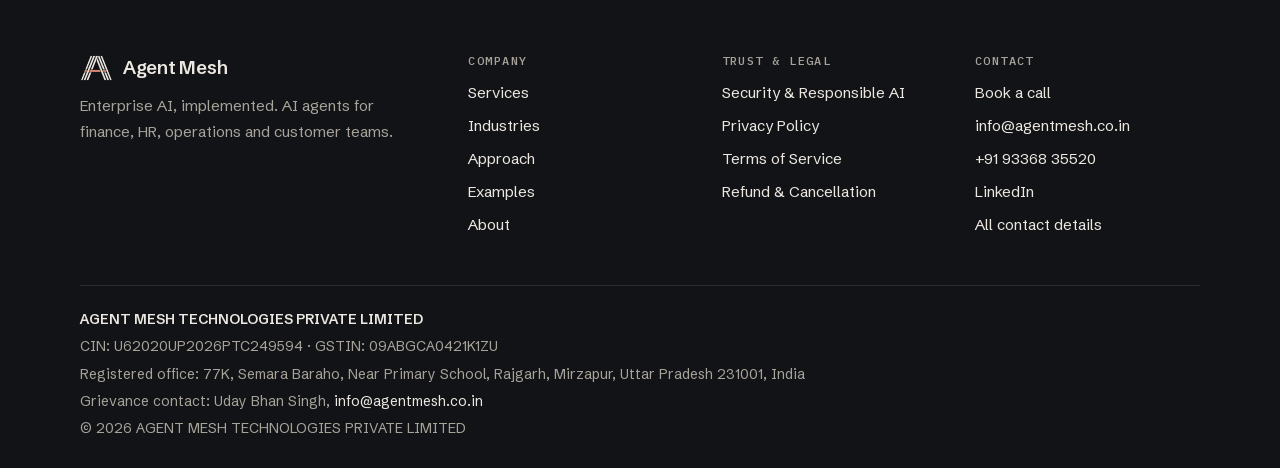
<file: security/index.html>
<!doctype html>
<html lang="en-IN" data-theme="dark">
<head>
  <meta charset="utf-8">
  <meta name="viewport" content="width=device-width, initial-scale=1">
  <meta http-equiv="Content-Security-Policy" content="default-src 'self'; img-src 'self' data:; style-src 'self'; font-src 'self'; script-src 'self' 'sha256-iKB9+MoZyrtdY/hEkIeQxQBS/Gaf3f6PuzLPJSnBaiU='; base-uri 'self'; form-action 'none'; object-src 'none'">
  <script>(function(){var d=document.documentElement,t='dark';d.classList.add('js');try{var q=location.search.match(/[?&]theme=(light|dark)/);t=q?q[1]:(localStorage.getItem('am-theme')||'dark');}catch(e){}d.setAttribute('data-theme',t==='light'?'light':'dark');})();</script>
  <title>Security &amp; Responsible AI · Agent Mesh</title>
  <meta name="description" content="How Agent Mesh handles client data, access, model providers, human approval, incidents and responsible AI.">
  <link rel="canonical" href="https://agentmesh.co.in/security/">
  <meta name="theme-color" content="#111316">
  <link rel="icon" href="/assets/brand/favicon.svg" type="image/svg+xml">
  <link rel="icon" href="/assets/brand/favicon-32.png" sizes="32x32" type="image/png">
  <link rel="apple-touch-icon" href="/assets/brand/apple-touch-icon.png">
  <link rel="preload" href="/assets/fonts/schibsted-grotesk-400-700-latin.woff2" as="font" type="font/woff2" crossorigin>
  <link rel="stylesheet" href="/assets/fonts/fonts.css">
  <link rel="stylesheet" href="/assets/styles.css">
  <link rel="stylesheet" href="/assets/brand/hero.css">
  <script src="/assets/theme.js" defer></script>
  <meta property="og:type" content="website">
  <meta property="og:site_name" content="Agent Mesh">
  <meta property="og:locale" content="en_IN">
  <meta property="og:title" content="Security &amp; Responsible AI · Agent Mesh">
  <meta property="og:description" content="How Agent Mesh handles client data, access, model providers, human approval, incidents and responsible AI.">
  <meta property="og:url" content="https://agentmesh.co.in/security/">
  <meta property="og:image" content="https://agentmesh.co.in/assets/brand/og-image.png">
  <meta property="og:image:width" content="1200">
  <meta property="og:image:height" content="630">
  <meta name="twitter:card" content="summary_large_image">
  <script type="application/ld+json">{
  "@context": "https://schema.org",
  "@type": "Organization",
  "name": "Agent Mesh",
  "legalName": "AGENT MESH TECHNOLOGIES PRIVATE LIMITED",
  "url": "https://agentmesh.co.in",
  "logo": "https://agentmesh.co.in/assets/brand/logo-512.png",
  "email": "info@agentmesh.co.in",
  "founder": {
    "@type": "Person",
    "name": "Uday Bhan Singh",
    "jobTitle": "Founder & Director",
    "sameAs": [
      "https://www.linkedin.com/in/uday-bhan-singh-875560147/"
    ]
  },
  "telephone": "+91 93368 35520",
  "taxID": "09ABGCA0421K1ZU",
  "identifier": {
    "@type": "PropertyValue",
    "propertyID": "CIN",
    "value": "U62020UP2026PTC249594"
  },
  "foundingDate": "2026-07-01",
  "sameAs": [
    "https://www.linkedin.com/company/agent-mesh-technologies/",
    "https://github.com/agentmeshtech"
  ],
  "address": {
    "@type": "PostalAddress",
    "addressRegion": "Uttar Pradesh",
    "addressCountry": "IN",
    "streetAddress": "77K, Semara Baraho, Near Primary School, Rajgarh",
    "addressLocality": "Mirzapur",
    "postalCode": "231001"
  }
}</script>
</head>
<body>
  <a class="skip-link" href="#main">Skip to content</a>
  <header class="site-header">
    <div class="container header-inner">
      <a class="brand" href="/" aria-label="Agent Mesh, home"><svg xmlns="http://www.w3.org/2000/svg" viewBox="3 22.6 114 90.4" aria-hidden="true" focusable="false" class="logo-mark"><defs><clipPath id="hm-clip"><path d="M6 110L39.76 25.6H80.24L114 110Z"/></clipPath><mask id="hm-m0" maskUnits="userSpaceOnUse" x="-20" y="-20" width="160" height="160"><rect x="-20" y="-20" width="160" height="160" fill="#fff"/><line x1="7.2" y1="114" x2="54.4" y2="-4" stroke-width="8.8" stroke="#000"/><line x1="17.2" y1="114" x2="64.4" y2="-4" stroke-width="8.8" stroke="#000"/><line x1="27.2" y1="114" x2="74.4" y2="-4" stroke-width="8.8" stroke="#000"/><line x1="16" y1="78" x2="104" y2="78" stroke-width="10" stroke="#000"/><line x1="28.06" y1="86.84" x2="35.14" y2="69.16" stroke-width="8.8" stroke="#000"/><line x1="81.94" y1="86.84" x2="74.86" y2="69.16" stroke-width="8.8" stroke="#000"/><line x1="101.94" y1="86.84" x2="94.86" y2="69.16" stroke-width="8.8" stroke="#000"/></mask><mask id="hm-m1" maskUnits="userSpaceOnUse" x="-20" y="-20" width="160" height="160"><rect x="-20" y="-20" width="160" height="160" fill="#fff"/><line x1="16" y1="78" x2="104" y2="78" stroke-width="10" stroke="#000"/><line x1="28.06" y1="86.84" x2="35.14" y2="69.16" stroke-width="8.8" stroke="#000"/><line x1="81.94" y1="86.84" x2="74.86" y2="69.16" stroke-width="8.8" stroke="#000"/><line x1="101.94" y1="86.84" x2="94.86" y2="69.16" stroke-width="8.8" stroke="#000"/></mask><mask id="hm-m2" maskUnits="userSpaceOnUse" x="-20" y="-20" width="160" height="160"><rect x="-20" y="-20" width="160" height="160" fill="#fff"/><line x1="16" y1="78" x2="104" y2="78" stroke-width="10" stroke="#000"/><line x1="28.06" y1="86.84" x2="35.14" y2="69.16" stroke-width="8.8" stroke="#000"/><line x1="81.94" y1="86.84" x2="74.86" y2="69.16" stroke-width="8.8" stroke="#000"/><line x1="101.94" y1="86.84" x2="94.86" y2="69.16" stroke-width="8.8" stroke="#000"/></mask><mask id="hm-m3" maskUnits="userSpaceOnUse" x="-20" y="-20" width="160" height="160"><rect x="-20" y="-20" width="160" height="160" fill="#fff"/><line x1="28.06" y1="86.84" x2="35.14" y2="69.16" stroke-width="8.8" stroke="#000"/><line x1="81.94" y1="86.84" x2="74.86" y2="69.16" stroke-width="8.8" stroke="#000"/><line x1="101.94" y1="86.84" x2="94.86" y2="69.16" stroke-width="8.8" stroke="#000"/></mask></defs><g clip-path="url(#hm-clip)"><g mask="url(#hm-m0)"><line x1="113.32" y1="115.3" x2="65.08" y2="-5.3" stroke-width="5.6" class="wa-ink"/><line x1="103.32" y1="115.3" x2="55.08" y2="-5.3" stroke-width="5.6" class="wa-ink"/><line x1="93.32" y1="115.3" x2="45.08" y2="-5.3" stroke-width="5.6" class="wa-ink"/></g><g mask="url(#hm-m1)"><line x1="6.68" y1="115.3" x2="54.92" y2="-5.3" stroke-width="5.6" class="wa-ink"/><line x1="16.68" y1="115.3" x2="64.92" y2="-5.3" stroke-width="5.6" class="wa-ink"/><line x1="26.68" y1="115.3" x2="74.92" y2="-5.3" stroke-width="5.6" class="wa-ink"/></g><g mask="url(#hm-m2)"></g><g mask="url(#hm-m3)"><line x1="14.6" y1="78" x2="105.4" y2="78" stroke-width="6.8" class="wa-acc"/></g><g><line x1="27.54" y1="88.14" x2="35.66" y2="67.86" stroke-width="5.6" class="wa-ink"/><line x1="82.46" y1="88.14" x2="74.34" y2="67.86" stroke-width="5.6" class="wa-ink"/><line x1="102.46" y1="88.14" x2="94.34" y2="67.86" stroke-width="5.6" class="wa-ink"/></g></g></svg><span>Agent Mesh</span></a>
      <nav class="nav-desktop" aria-label="Main">
        <ul>
          <li><a href="/services/">Services</a></li>
          <li><a href="/industries/">Industries</a></li>
          <li><a href="/approach/">Approach</a></li>
          <li><a href="/examples/">Examples</a></li>
          <li><a href="/about/">About</a></li>
        </ul>
      </nav>
      <button class="theme-toggle" type="button" data-theme-toggle aria-pressed="false">
        <svg viewBox="0 0 24 24" aria-hidden="true" focusable="false"><circle cx="12" cy="12" r="8" fill="none" stroke="currentColor" stroke-width="1.8"/><path d="M12 4a8 8 0 0 1 0 16z" fill="currentColor"/></svg>
        <span class="sr-only">Light theme</span>
      </button>
      <a class="btn btn-primary btn-sm header-cta" href="https://calendar.app.google/BER3Jf25E2911B2P7">Book a call</a>
      <details class="nav-mobile">
        <summary>Menu</summary>
        <nav aria-label="Main, mobile">
          <ul>
            <li><a href="https://calendar.app.google/BER3Jf25E2911B2P7">Book a call</a></li>
            <li><a href="/services/">Services</a></li>
            <li><a href="/industries/">Industries</a></li>
            <li><a href="/approach/">Approach</a></li>
            <li><a href="/examples/">Examples</a></li>
            <li><a href="/about/">About</a></li>
            <li><a href="/contact/">Contact</a></li>
          </ul>
        </nav>
      </details>
    </div>
  </header>

  <main id="main">
<section class="page-head">
  <div class="container">
    <p class="eyebrow">Trust</p>
    <h1>Security &amp; Responsible AI</h1>
    <p class="lead">How we handle your data and keep people in control. The binding terms for each engagement are in your signed agreement.</p>
  </div>
</section>

<section class="section reveal">
  <div class="container prose">
    <p class="draft-note">Draft: to be reviewed.</p>
    <h2>Your data</h2>
    <p>Where possible, systems run in your own cloud account. Otherwise they run on named sub-processors in a region you choose. Your data is never used to train models. Retention and deletion are set out in the contract.</p>
    <h2>Access</h2>
    <p>We use least-privilege access, 2-step verification on all company accounts, and access logs.</p>
    <h2>AI models</h2>
    <p>We choose the model provider with you for each engagement, and use only providers whose enterprise terms exclude training on client data.</p>
    <h2>People in the loop</h2>
    <p>Actions with real impact, such as payments, HR decisions or commitments to customers, need a person's approval.</p>
    <h2>Incidents</h2>
    <p>If something goes wrong, we tell you promptly. Where the law applies, we report incidents to CERT-In within the required time.</p>
    <h2>Responsible AI</h2>
    <ul>
      <li>Every system is tested against an agreed set of cases (evaluations) before launch.</li>
      <li>No fully automated decisions about people without human review.</li>
      <li>We are open about what the AI does and where it can be wrong.</li>
    </ul>
    <p>Questions: <a href="mailto:info@agentmesh.co.in">info@agentmesh.co.in</a></p>
  </div>
</section>

  </main>

  <footer class="site-footer">
    <div class="container">
      <div class="footer-grid">
        <div class="footer-brand">
          <a class="brand" href="/"><svg xmlns="http://www.w3.org/2000/svg" viewBox="3 22.6 114 90.4" aria-hidden="true" focusable="false" class="logo-mark"><defs><clipPath id="fm-clip"><path d="M6 110L39.76 25.6H80.24L114 110Z"/></clipPath><mask id="fm-m0" maskUnits="userSpaceOnUse" x="-20" y="-20" width="160" height="160"><rect x="-20" y="-20" width="160" height="160" fill="#fff"/><line x1="7.2" y1="114" x2="54.4" y2="-4" stroke-width="8.8" stroke="#000"/><line x1="17.2" y1="114" x2="64.4" y2="-4" stroke-width="8.8" stroke="#000"/><line x1="27.2" y1="114" x2="74.4" y2="-4" stroke-width="8.8" stroke="#000"/><line x1="16" y1="78" x2="104" y2="78" stroke-width="10" stroke="#000"/><line x1="28.06" y1="86.84" x2="35.14" y2="69.16" stroke-width="8.8" stroke="#000"/><line x1="81.94" y1="86.84" x2="74.86" y2="69.16" stroke-width="8.8" stroke="#000"/><line x1="101.94" y1="86.84" x2="94.86" y2="69.16" stroke-width="8.8" stroke="#000"/></mask><mask id="fm-m1" maskUnits="userSpaceOnUse" x="-20" y="-20" width="160" height="160"><rect x="-20" y="-20" width="160" height="160" fill="#fff"/><line x1="16" y1="78" x2="104" y2="78" stroke-width="10" stroke="#000"/><line x1="28.06" y1="86.84" x2="35.14" y2="69.16" stroke-width="8.8" stroke="#000"/><line x1="81.94" y1="86.84" x2="74.86" y2="69.16" stroke-width="8.8" stroke="#000"/><line x1="101.94" y1="86.84" x2="94.86" y2="69.16" stroke-width="8.8" stroke="#000"/></mask><mask id="fm-m2" maskUnits="userSpaceOnUse" x="-20" y="-20" width="160" height="160"><rect x="-20" y="-20" width="160" height="160" fill="#fff"/><line x1="16" y1="78" x2="104" y2="78" stroke-width="10" stroke="#000"/><line x1="28.06" y1="86.84" x2="35.14" y2="69.16" stroke-width="8.8" stroke="#000"/><line x1="81.94" y1="86.84" x2="74.86" y2="69.16" stroke-width="8.8" stroke="#000"/><line x1="101.94" y1="86.84" x2="94.86" y2="69.16" stroke-width="8.8" stroke="#000"/></mask><mask id="fm-m3" maskUnits="userSpaceOnUse" x="-20" y="-20" width="160" height="160"><rect x="-20" y="-20" width="160" height="160" fill="#fff"/><line x1="28.06" y1="86.84" x2="35.14" y2="69.16" stroke-width="8.8" stroke="#000"/><line x1="81.94" y1="86.84" x2="74.86" y2="69.16" stroke-width="8.8" stroke="#000"/><line x1="101.94" y1="86.84" x2="94.86" y2="69.16" stroke-width="8.8" stroke="#000"/></mask></defs><g clip-path="url(#fm-clip)"><g mask="url(#fm-m0)"><line x1="113.32" y1="115.3" x2="65.08" y2="-5.3" stroke-width="5.6" class="wa-ink"/><line x1="103.32" y1="115.3" x2="55.08" y2="-5.3" stroke-width="5.6" class="wa-ink"/><line x1="93.32" y1="115.3" x2="45.08" y2="-5.3" stroke-width="5.6" class="wa-ink"/></g><g mask="url(#fm-m1)"><line x1="6.68" y1="115.3" x2="54.92" y2="-5.3" stroke-width="5.6" class="wa-ink"/><line x1="16.68" y1="115.3" x2="64.92" y2="-5.3" stroke-width="5.6" class="wa-ink"/><line x1="26.68" y1="115.3" x2="74.92" y2="-5.3" stroke-width="5.6" class="wa-ink"/></g><g mask="url(#fm-m2)"></g><g mask="url(#fm-m3)"><line x1="14.6" y1="78" x2="105.4" y2="78" stroke-width="6.8" class="wa-acc"/></g><g><line x1="27.54" y1="88.14" x2="35.66" y2="67.86" stroke-width="5.6" class="wa-ink"/><line x1="82.46" y1="88.14" x2="74.34" y2="67.86" stroke-width="5.6" class="wa-ink"/><line x1="102.46" y1="88.14" x2="94.34" y2="67.86" stroke-width="5.6" class="wa-ink"/></g></g></svg><span>Agent Mesh</span></a>
          <p>Enterprise AI, implemented. AI agents for finance, HR, operations and customer teams.</p>
        </div>
        <nav aria-label="Company">
          <h2>Company</h2>
          <ul>
            <li><a href="/services/">Services</a></li>
            <li><a href="/industries/">Industries</a></li>
            <li><a href="/approach/">Approach</a></li>
            <li><a href="/examples/">Examples</a></li>
            <li><a href="/about/">About</a></li>
          </ul>
        </nav>
        <nav aria-label="Trust and legal">
          <h2>Trust &amp; legal</h2>
          <ul>
            <li><a href="/security/">Security &amp; Responsible AI</a></li>
            <li><a href="/privacy/">Privacy Policy</a></li>
            <li><a href="/terms/">Terms of Service</a></li>
            <li><a href="/refund-policy/">Refund &amp; Cancellation</a></li>
          </ul>
        </nav>
        <div>
          <h2>Contact</h2>
          <ul>
            <li><a href="https://calendar.app.google/BER3Jf25E2911B2P7">Book a call</a></li>
            <li><a href="mailto:info@agentmesh.co.in">info@agentmesh.co.in</a></li>
            <li><a href="tel:+919336835520">+91 93368 35520</a></li>
            <li><a href="https://www.linkedin.com/company/agent-mesh-technologies/">LinkedIn</a></li>
            <li><a href="/contact/">All contact details</a></li>
          </ul>
        </div>
      </div>
      <div class="legal">
        <p><strong>AGENT MESH TECHNOLOGIES PRIVATE LIMITED</strong></p>
        <p>CIN: U62020UP2026PTC249594 · GSTIN: 09ABGCA0421K1ZU</p>
        <p>Registered office: 77K, Semara Baraho, Near Primary School, Rajgarh, Mirzapur, Uttar Pradesh 231001, India</p>
        <p>Grievance contact: Uday Bhan Singh, <a href="mailto:info@agentmesh.co.in">info@agentmesh.co.in</a></p>
        <p>&copy; 2026 AGENT MESH TECHNOLOGIES PRIVATE LIMITED</p>
      </div>
    </div>
  </footer>
</body>
</html>
</file>
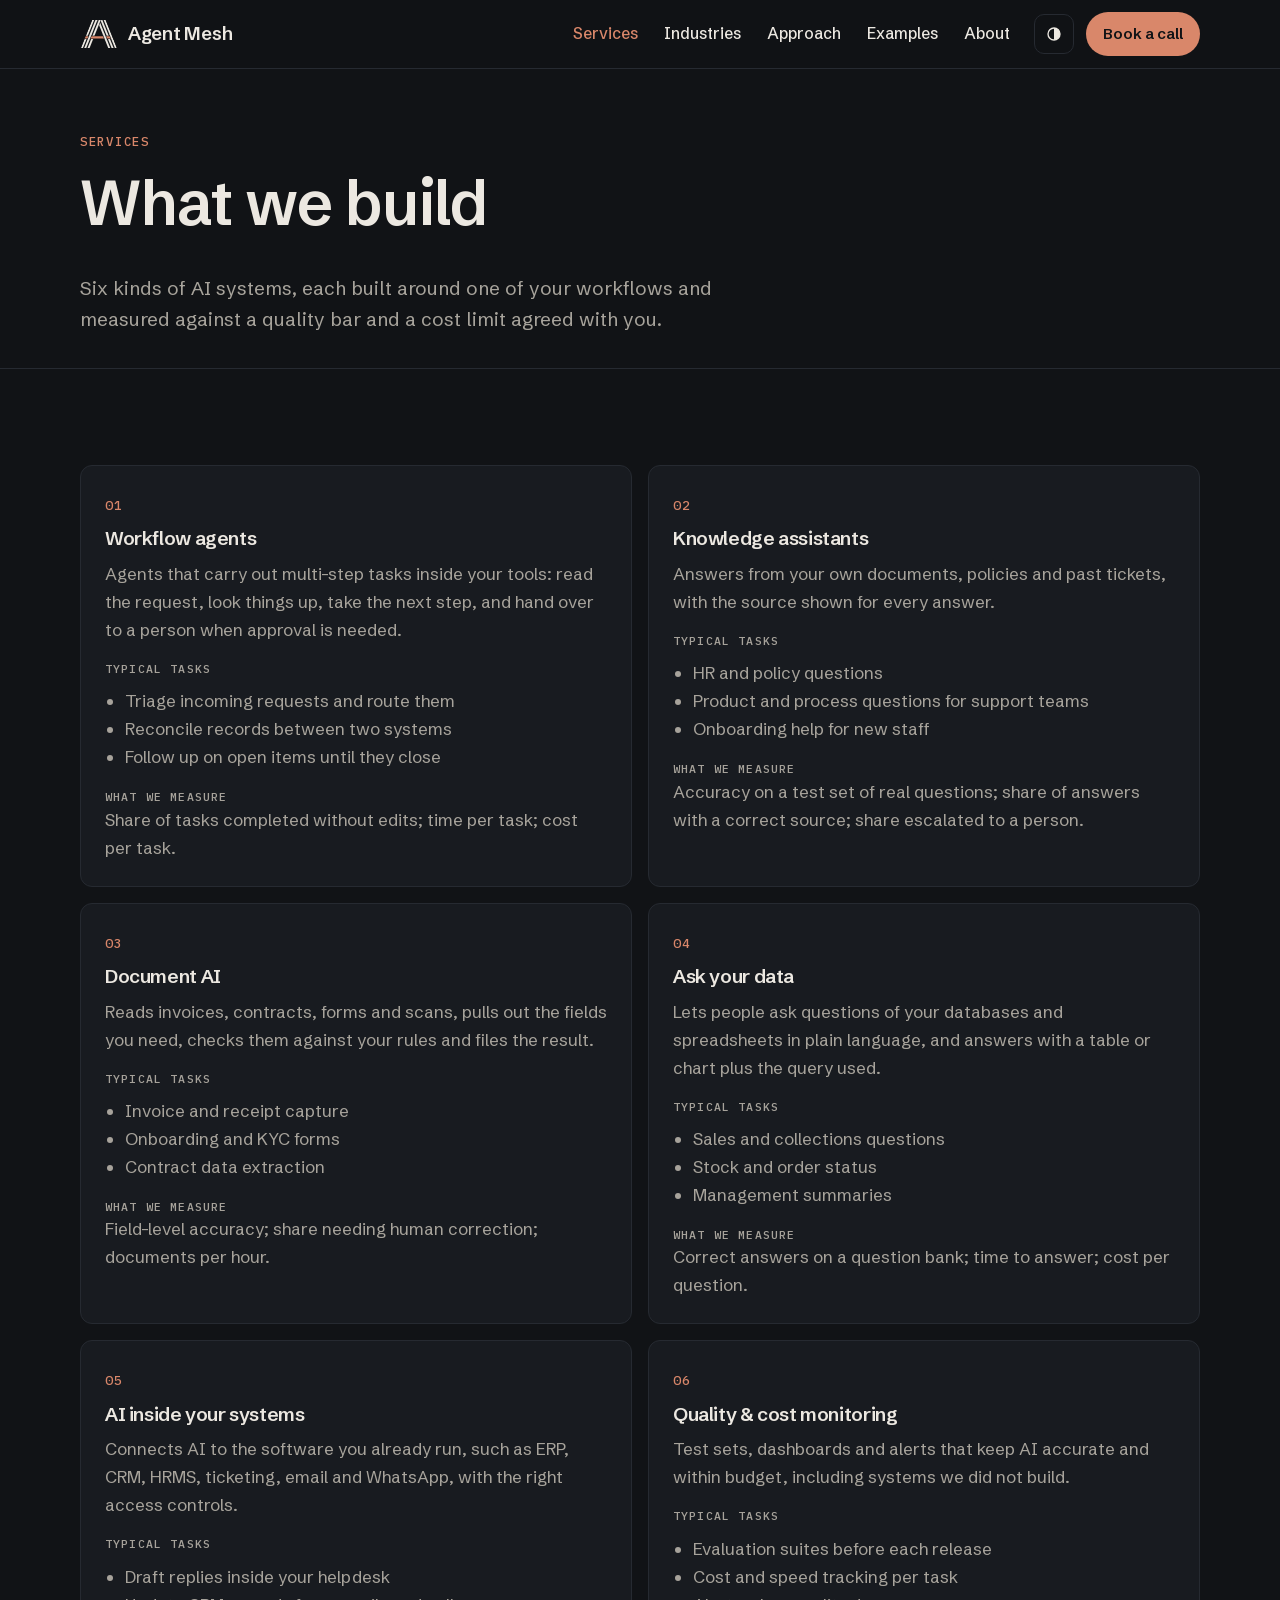
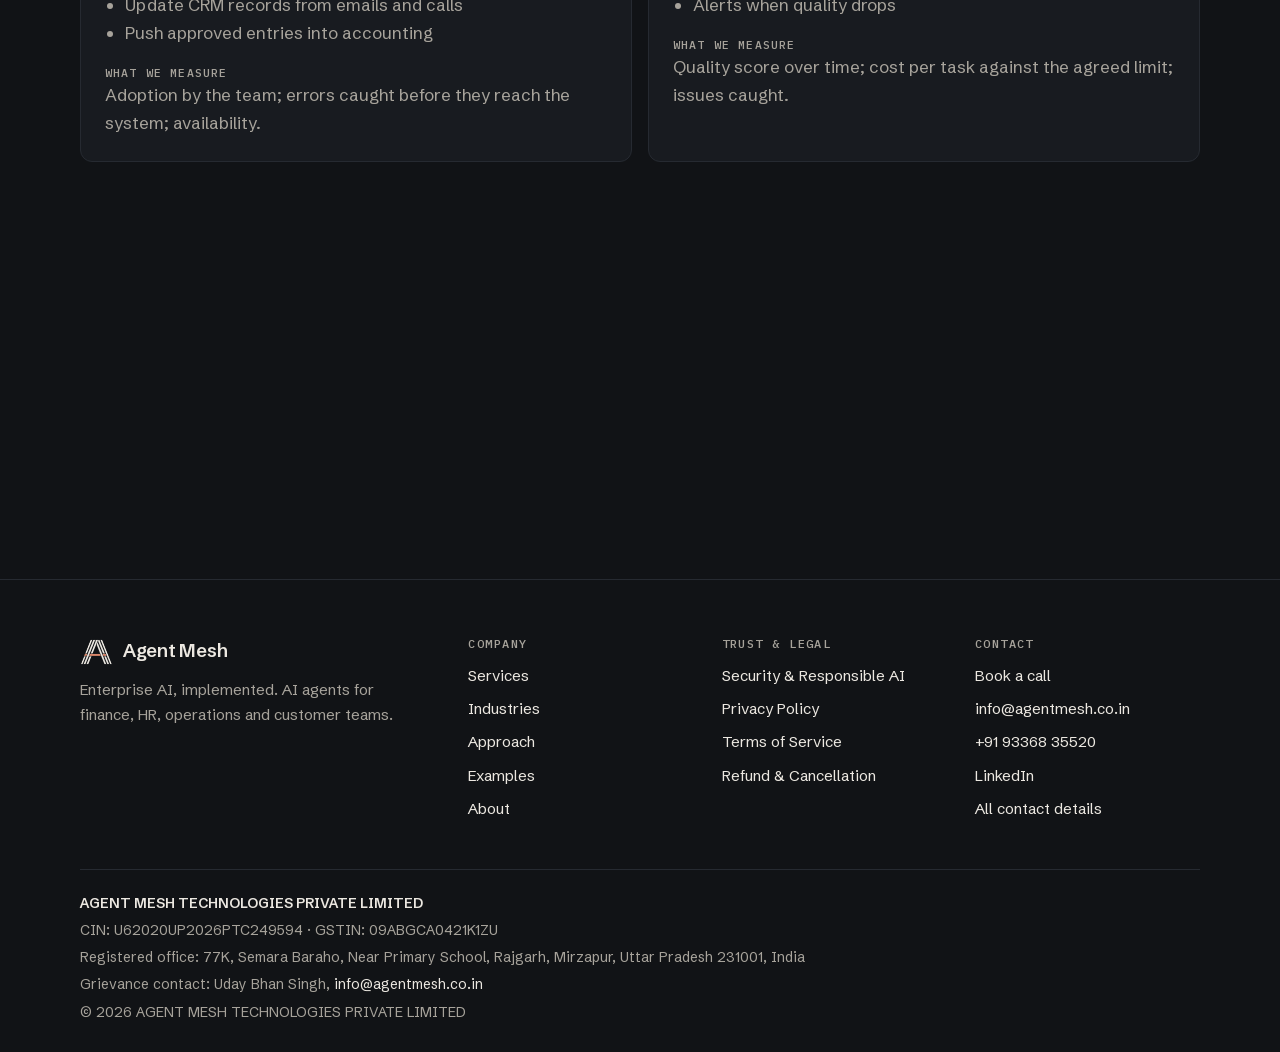
<file: services/index.html>
<!doctype html>
<html lang="en-IN" data-theme="dark">
<head>
  <meta charset="utf-8">
  <meta name="viewport" content="width=device-width, initial-scale=1">
  <meta http-equiv="Content-Security-Policy" content="default-src 'self'; img-src 'self' data:; style-src 'self'; font-src 'self'; script-src 'self' 'sha256-iKB9+MoZyrtdY/hEkIeQxQBS/Gaf3f6PuzLPJSnBaiU='; base-uri 'self'; form-action 'none'; object-src 'none'">
  <script>(function(){var d=document.documentElement,t='dark';d.classList.add('js');try{var q=location.search.match(/[?&]theme=(light|dark)/);t=q?q[1]:(localStorage.getItem('am-theme')||'dark');}catch(e){}d.setAttribute('data-theme',t==='light'?'light':'dark');})();</script>
  <title>Services · Agent Mesh</title>
  <meta name="description" content="Six things Agent Mesh builds: workflow agents, knowledge assistants, document AI, ask-your-data, AI inside your systems, and quality and cost monitoring.">
  <link rel="canonical" href="https://agentmesh.co.in/services/">
  <meta name="theme-color" content="#111316">
  <link rel="icon" href="/assets/brand/favicon.svg" type="image/svg+xml">
  <link rel="icon" href="/assets/brand/favicon-32.png" sizes="32x32" type="image/png">
  <link rel="apple-touch-icon" href="/assets/brand/apple-touch-icon.png">
  <link rel="preload" href="/assets/fonts/schibsted-grotesk-400-700-latin.woff2" as="font" type="font/woff2" crossorigin>
  <link rel="stylesheet" href="/assets/fonts/fonts.css">
  <link rel="stylesheet" href="/assets/styles.css">
  <link rel="stylesheet" href="/assets/brand/hero.css">
  <script src="/assets/theme.js" defer></script>
  <meta property="og:type" content="website">
  <meta property="og:site_name" content="Agent Mesh">
  <meta property="og:locale" content="en_IN">
  <meta property="og:title" content="Services · Agent Mesh">
  <meta property="og:description" content="Six things Agent Mesh builds: workflow agents, knowledge assistants, document AI, ask-your-data, AI inside your systems, and quality and cost monitoring.">
  <meta property="og:url" content="https://agentmesh.co.in/services/">
  <meta property="og:image" content="https://agentmesh.co.in/assets/brand/og-image.png">
  <meta property="og:image:width" content="1200">
  <meta property="og:image:height" content="630">
  <meta name="twitter:card" content="summary_large_image">
  <script type="application/ld+json">{
  "@context": "https://schema.org",
  "@type": "Organization",
  "name": "Agent Mesh",
  "legalName": "AGENT MESH TECHNOLOGIES PRIVATE LIMITED",
  "url": "https://agentmesh.co.in",
  "logo": "https://agentmesh.co.in/assets/brand/logo-512.png",
  "email": "info@agentmesh.co.in",
  "founder": {
    "@type": "Person",
    "name": "Uday Bhan Singh",
    "jobTitle": "Founder & Director",
    "sameAs": [
      "https://www.linkedin.com/in/uday-bhan-singh-875560147/"
    ]
  },
  "telephone": "+91 93368 35520",
  "taxID": "09ABGCA0421K1ZU",
  "identifier": {
    "@type": "PropertyValue",
    "propertyID": "CIN",
    "value": "U62020UP2026PTC249594"
  },
  "foundingDate": "2026-07-01",
  "sameAs": [
    "https://www.linkedin.com/company/agent-mesh-technologies/",
    "https://github.com/agentmeshtech"
  ],
  "address": {
    "@type": "PostalAddress",
    "addressRegion": "Uttar Pradesh",
    "addressCountry": "IN",
    "streetAddress": "77K, Semara Baraho, Near Primary School, Rajgarh",
    "addressLocality": "Mirzapur",
    "postalCode": "231001"
  }
}</script>
</head>
<body>
  <a class="skip-link" href="#main">Skip to content</a>
  <header class="site-header">
    <div class="container header-inner">
      <a class="brand" href="/" aria-label="Agent Mesh, home"><svg xmlns="http://www.w3.org/2000/svg" viewBox="3 22.6 114 90.4" aria-hidden="true" focusable="false" class="logo-mark"><defs><clipPath id="hm-clip"><path d="M6 110L39.76 25.6H80.24L114 110Z"/></clipPath><mask id="hm-m0" maskUnits="userSpaceOnUse" x="-20" y="-20" width="160" height="160"><rect x="-20" y="-20" width="160" height="160" fill="#fff"/><line x1="7.2" y1="114" x2="54.4" y2="-4" stroke-width="8.8" stroke="#000"/><line x1="17.2" y1="114" x2="64.4" y2="-4" stroke-width="8.8" stroke="#000"/><line x1="27.2" y1="114" x2="74.4" y2="-4" stroke-width="8.8" stroke="#000"/><line x1="16" y1="78" x2="104" y2="78" stroke-width="10" stroke="#000"/><line x1="28.06" y1="86.84" x2="35.14" y2="69.16" stroke-width="8.8" stroke="#000"/><line x1="81.94" y1="86.84" x2="74.86" y2="69.16" stroke-width="8.8" stroke="#000"/><line x1="101.94" y1="86.84" x2="94.86" y2="69.16" stroke-width="8.8" stroke="#000"/></mask><mask id="hm-m1" maskUnits="userSpaceOnUse" x="-20" y="-20" width="160" height="160"><rect x="-20" y="-20" width="160" height="160" fill="#fff"/><line x1="16" y1="78" x2="104" y2="78" stroke-width="10" stroke="#000"/><line x1="28.06" y1="86.84" x2="35.14" y2="69.16" stroke-width="8.8" stroke="#000"/><line x1="81.94" y1="86.84" x2="74.86" y2="69.16" stroke-width="8.8" stroke="#000"/><line x1="101.94" y1="86.84" x2="94.86" y2="69.16" stroke-width="8.8" stroke="#000"/></mask><mask id="hm-m2" maskUnits="userSpaceOnUse" x="-20" y="-20" width="160" height="160"><rect x="-20" y="-20" width="160" height="160" fill="#fff"/><line x1="16" y1="78" x2="104" y2="78" stroke-width="10" stroke="#000"/><line x1="28.06" y1="86.84" x2="35.14" y2="69.16" stroke-width="8.8" stroke="#000"/><line x1="81.94" y1="86.84" x2="74.86" y2="69.16" stroke-width="8.8" stroke="#000"/><line x1="101.94" y1="86.84" x2="94.86" y2="69.16" stroke-width="8.8" stroke="#000"/></mask><mask id="hm-m3" maskUnits="userSpaceOnUse" x="-20" y="-20" width="160" height="160"><rect x="-20" y="-20" width="160" height="160" fill="#fff"/><line x1="28.06" y1="86.84" x2="35.14" y2="69.16" stroke-width="8.8" stroke="#000"/><line x1="81.94" y1="86.84" x2="74.86" y2="69.16" stroke-width="8.8" stroke="#000"/><line x1="101.94" y1="86.84" x2="94.86" y2="69.16" stroke-width="8.8" stroke="#000"/></mask></defs><g clip-path="url(#hm-clip)"><g mask="url(#hm-m0)"><line x1="113.32" y1="115.3" x2="65.08" y2="-5.3" stroke-width="5.6" class="wa-ink"/><line x1="103.32" y1="115.3" x2="55.08" y2="-5.3" stroke-width="5.6" class="wa-ink"/><line x1="93.32" y1="115.3" x2="45.08" y2="-5.3" stroke-width="5.6" class="wa-ink"/></g><g mask="url(#hm-m1)"><line x1="6.68" y1="115.3" x2="54.92" y2="-5.3" stroke-width="5.6" class="wa-ink"/><line x1="16.68" y1="115.3" x2="64.92" y2="-5.3" stroke-width="5.6" class="wa-ink"/><line x1="26.68" y1="115.3" x2="74.92" y2="-5.3" stroke-width="5.6" class="wa-ink"/></g><g mask="url(#hm-m2)"></g><g mask="url(#hm-m3)"><line x1="14.6" y1="78" x2="105.4" y2="78" stroke-width="6.8" class="wa-acc"/></g><g><line x1="27.54" y1="88.14" x2="35.66" y2="67.86" stroke-width="5.6" class="wa-ink"/><line x1="82.46" y1="88.14" x2="74.34" y2="67.86" stroke-width="5.6" class="wa-ink"/><line x1="102.46" y1="88.14" x2="94.34" y2="67.86" stroke-width="5.6" class="wa-ink"/></g></g></svg><span>Agent Mesh</span></a>
      <nav class="nav-desktop" aria-label="Main">
        <ul>
          <li><a href="/services/" aria-current="page">Services</a></li>
          <li><a href="/industries/">Industries</a></li>
          <li><a href="/approach/">Approach</a></li>
          <li><a href="/examples/">Examples</a></li>
          <li><a href="/about/">About</a></li>
        </ul>
      </nav>
      <button class="theme-toggle" type="button" data-theme-toggle aria-pressed="false">
        <svg viewBox="0 0 24 24" aria-hidden="true" focusable="false"><circle cx="12" cy="12" r="8" fill="none" stroke="currentColor" stroke-width="1.8"/><path d="M12 4a8 8 0 0 1 0 16z" fill="currentColor"/></svg>
        <span class="sr-only">Light theme</span>
      </button>
      <a class="btn btn-primary btn-sm header-cta" href="https://calendar.app.google/BER3Jf25E2911B2P7">Book a call</a>
      <details class="nav-mobile">
        <summary>Menu</summary>
        <nav aria-label="Main, mobile">
          <ul>
            <li><a href="https://calendar.app.google/BER3Jf25E2911B2P7">Book a call</a></li>
            <li><a href="/services/" aria-current="page">Services</a></li>
            <li><a href="/industries/">Industries</a></li>
            <li><a href="/approach/">Approach</a></li>
            <li><a href="/examples/">Examples</a></li>
            <li><a href="/about/">About</a></li>
            <li><a href="/contact/">Contact</a></li>
          </ul>
        </nav>
      </details>
    </div>
  </header>

  <main id="main">
<section class="page-head">
  <div class="container">
    <p class="eyebrow">Services</p>
    <h1>What we build</h1>
    <p class="lead">Six kinds of AI systems, each built around one of your workflows and measured against a quality bar and a cost limit agreed with you.</p>
  </div>
</section>

<section class="section reveal">
  <div class="container">
    <div class="cards">
      <article class="card">
        <span class="num">01</span>
        <h2>Workflow agents</h2>
        <p>Agents that carry out multi-step tasks inside your tools: read the request, look things up, take the next step, and hand over to a person when approval is needed.</p>
        <span class="label">Typical tasks</span>
        <ul><li>Triage incoming requests and route them</li><li>Reconcile records between two systems</li><li>Follow up on open items until they close</li></ul>
        <span class="label">What we measure</span>
        <p>Share of tasks completed without edits; time per task; cost per task.</p>
      </article>
      <article class="card">
        <span class="num">02</span>
        <h2>Knowledge assistants</h2>
        <p>Answers from your own documents, policies and past tickets, with the source shown for every answer.</p>
        <span class="label">Typical tasks</span>
        <ul><li>HR and policy questions</li><li>Product and process questions for support teams</li><li>Onboarding help for new staff</li></ul>
        <span class="label">What we measure</span>
        <p>Accuracy on a test set of real questions; share of answers with a correct source; share escalated to a person.</p>
      </article>
      <article class="card">
        <span class="num">03</span>
        <h2>Document AI</h2>
        <p>Reads invoices, contracts, forms and scans, pulls out the fields you need, checks them against your rules and files the result.</p>
        <span class="label">Typical tasks</span>
        <ul><li>Invoice and receipt capture</li><li>Onboarding and KYC forms</li><li>Contract data extraction</li></ul>
        <span class="label">What we measure</span>
        <p>Field-level accuracy; share needing human correction; documents per hour.</p>
      </article>
      <article class="card">
        <span class="num">04</span>
        <h2>Ask your data</h2>
        <p>Lets people ask questions of your databases and spreadsheets in plain language, and answers with a table or chart plus the query used.</p>
        <span class="label">Typical tasks</span>
        <ul><li>Sales and collections questions</li><li>Stock and order status</li><li>Management summaries</li></ul>
        <span class="label">What we measure</span>
        <p>Correct answers on a question bank; time to answer; cost per question.</p>
      </article>
      <article class="card">
        <span class="num">05</span>
        <h2>AI inside your systems</h2>
        <p>Connects AI to the software you already run, such as ERP, CRM, HRMS, ticketing, email and WhatsApp, with the right access controls.</p>
        <span class="label">Typical tasks</span>
        <ul><li>Draft replies inside your helpdesk</li><li>Update CRM records from emails and calls</li><li>Push approved entries into accounting</li></ul>
        <span class="label">What we measure</span>
        <p>Adoption by the team; errors caught before they reach the system; availability.</p>
      </article>
      <article class="card">
        <span class="num">06</span>
        <h2>Quality &amp; cost monitoring</h2>
        <p>Test sets, dashboards and alerts that keep AI accurate and within budget, including systems we did not build.</p>
        <span class="label">Typical tasks</span>
        <ul><li>Evaluation suites before each release</li><li>Cost and speed tracking per task</li><li>Alerts when quality drops</li></ul>
        <span class="label">What we measure</span>
        <p>Quality score over time; cost per task against the agreed limit; issues caught.</p>
      </article>
    </div>
  </div>
</section>

<section class="cta reveal" aria-labelledby="cta">
  <div class="container">
    <div class="cta-box">
      <div><h2 id="cta">Not sure which one fits?</h2><p>Bring one workflow to a 30-minute call and we'll tell you honestly what an agent could do with it.</p></div>
      <a class="btn btn-primary" href="https://calendar.app.google/BER3Jf25E2911B2P7">Book a call</a>
    </div>
  </div>
</section>

  </main>

  <footer class="site-footer">
    <div class="container">
      <div class="footer-grid">
        <div class="footer-brand">
          <a class="brand" href="/"><svg xmlns="http://www.w3.org/2000/svg" viewBox="3 22.6 114 90.4" aria-hidden="true" focusable="false" class="logo-mark"><defs><clipPath id="fm-clip"><path d="M6 110L39.76 25.6H80.24L114 110Z"/></clipPath><mask id="fm-m0" maskUnits="userSpaceOnUse" x="-20" y="-20" width="160" height="160"><rect x="-20" y="-20" width="160" height="160" fill="#fff"/><line x1="7.2" y1="114" x2="54.4" y2="-4" stroke-width="8.8" stroke="#000"/><line x1="17.2" y1="114" x2="64.4" y2="-4" stroke-width="8.8" stroke="#000"/><line x1="27.2" y1="114" x2="74.4" y2="-4" stroke-width="8.8" stroke="#000"/><line x1="16" y1="78" x2="104" y2="78" stroke-width="10" stroke="#000"/><line x1="28.06" y1="86.84" x2="35.14" y2="69.16" stroke-width="8.8" stroke="#000"/><line x1="81.94" y1="86.84" x2="74.86" y2="69.16" stroke-width="8.8" stroke="#000"/><line x1="101.94" y1="86.84" x2="94.86" y2="69.16" stroke-width="8.8" stroke="#000"/></mask><mask id="fm-m1" maskUnits="userSpaceOnUse" x="-20" y="-20" width="160" height="160"><rect x="-20" y="-20" width="160" height="160" fill="#fff"/><line x1="16" y1="78" x2="104" y2="78" stroke-width="10" stroke="#000"/><line x1="28.06" y1="86.84" x2="35.14" y2="69.16" stroke-width="8.8" stroke="#000"/><line x1="81.94" y1="86.84" x2="74.86" y2="69.16" stroke-width="8.8" stroke="#000"/><line x1="101.94" y1="86.84" x2="94.86" y2="69.16" stroke-width="8.8" stroke="#000"/></mask><mask id="fm-m2" maskUnits="userSpaceOnUse" x="-20" y="-20" width="160" height="160"><rect x="-20" y="-20" width="160" height="160" fill="#fff"/><line x1="16" y1="78" x2="104" y2="78" stroke-width="10" stroke="#000"/><line x1="28.06" y1="86.84" x2="35.14" y2="69.16" stroke-width="8.8" stroke="#000"/><line x1="81.94" y1="86.84" x2="74.86" y2="69.16" stroke-width="8.8" stroke="#000"/><line x1="101.94" y1="86.84" x2="94.86" y2="69.16" stroke-width="8.8" stroke="#000"/></mask><mask id="fm-m3" maskUnits="userSpaceOnUse" x="-20" y="-20" width="160" height="160"><rect x="-20" y="-20" width="160" height="160" fill="#fff"/><line x1="28.06" y1="86.84" x2="35.14" y2="69.16" stroke-width="8.8" stroke="#000"/><line x1="81.94" y1="86.84" x2="74.86" y2="69.16" stroke-width="8.8" stroke="#000"/><line x1="101.94" y1="86.84" x2="94.86" y2="69.16" stroke-width="8.8" stroke="#000"/></mask></defs><g clip-path="url(#fm-clip)"><g mask="url(#fm-m0)"><line x1="113.32" y1="115.3" x2="65.08" y2="-5.3" stroke-width="5.6" class="wa-ink"/><line x1="103.32" y1="115.3" x2="55.08" y2="-5.3" stroke-width="5.6" class="wa-ink"/><line x1="93.32" y1="115.3" x2="45.08" y2="-5.3" stroke-width="5.6" class="wa-ink"/></g><g mask="url(#fm-m1)"><line x1="6.68" y1="115.3" x2="54.92" y2="-5.3" stroke-width="5.6" class="wa-ink"/><line x1="16.68" y1="115.3" x2="64.92" y2="-5.3" stroke-width="5.6" class="wa-ink"/><line x1="26.68" y1="115.3" x2="74.92" y2="-5.3" stroke-width="5.6" class="wa-ink"/></g><g mask="url(#fm-m2)"></g><g mask="url(#fm-m3)"><line x1="14.6" y1="78" x2="105.4" y2="78" stroke-width="6.8" class="wa-acc"/></g><g><line x1="27.54" y1="88.14" x2="35.66" y2="67.86" stroke-width="5.6" class="wa-ink"/><line x1="82.46" y1="88.14" x2="74.34" y2="67.86" stroke-width="5.6" class="wa-ink"/><line x1="102.46" y1="88.14" x2="94.34" y2="67.86" stroke-width="5.6" class="wa-ink"/></g></g></svg><span>Agent Mesh</span></a>
          <p>Enterprise AI, implemented. AI agents for finance, HR, operations and customer teams.</p>
        </div>
        <nav aria-label="Company">
          <h2>Company</h2>
          <ul>
            <li><a href="/services/">Services</a></li>
            <li><a href="/industries/">Industries</a></li>
            <li><a href="/approach/">Approach</a></li>
            <li><a href="/examples/">Examples</a></li>
            <li><a href="/about/">About</a></li>
          </ul>
        </nav>
        <nav aria-label="Trust and legal">
          <h2>Trust &amp; legal</h2>
          <ul>
            <li><a href="/security/">Security &amp; Responsible AI</a></li>
            <li><a href="/privacy/">Privacy Policy</a></li>
            <li><a href="/terms/">Terms of Service</a></li>
            <li><a href="/refund-policy/">Refund &amp; Cancellation</a></li>
          </ul>
        </nav>
        <div>
          <h2>Contact</h2>
          <ul>
            <li><a href="https://calendar.app.google/BER3Jf25E2911B2P7">Book a call</a></li>
            <li><a href="mailto:info@agentmesh.co.in">info@agentmesh.co.in</a></li>
            <li><a href="tel:+919336835520">+91 93368 35520</a></li>
            <li><a href="https://www.linkedin.com/company/agent-mesh-technologies/">LinkedIn</a></li>
            <li><a href="/contact/">All contact details</a></li>
          </ul>
        </div>
      </div>
      <div class="legal">
        <p><strong>AGENT MESH TECHNOLOGIES PRIVATE LIMITED</strong></p>
        <p>CIN: U62020UP2026PTC249594 · GSTIN: 09ABGCA0421K1ZU</p>
        <p>Registered office: 77K, Semara Baraho, Near Primary School, Rajgarh, Mirzapur, Uttar Pradesh 231001, India</p>
        <p>Grievance contact: Uday Bhan Singh, <a href="mailto:info@agentmesh.co.in">info@agentmesh.co.in</a></p>
        <p>&copy; 2026 AGENT MESH TECHNOLOGIES PRIVATE LIMITED</p>
      </div>
    </div>
  </footer>
</body>
</html>
</file>
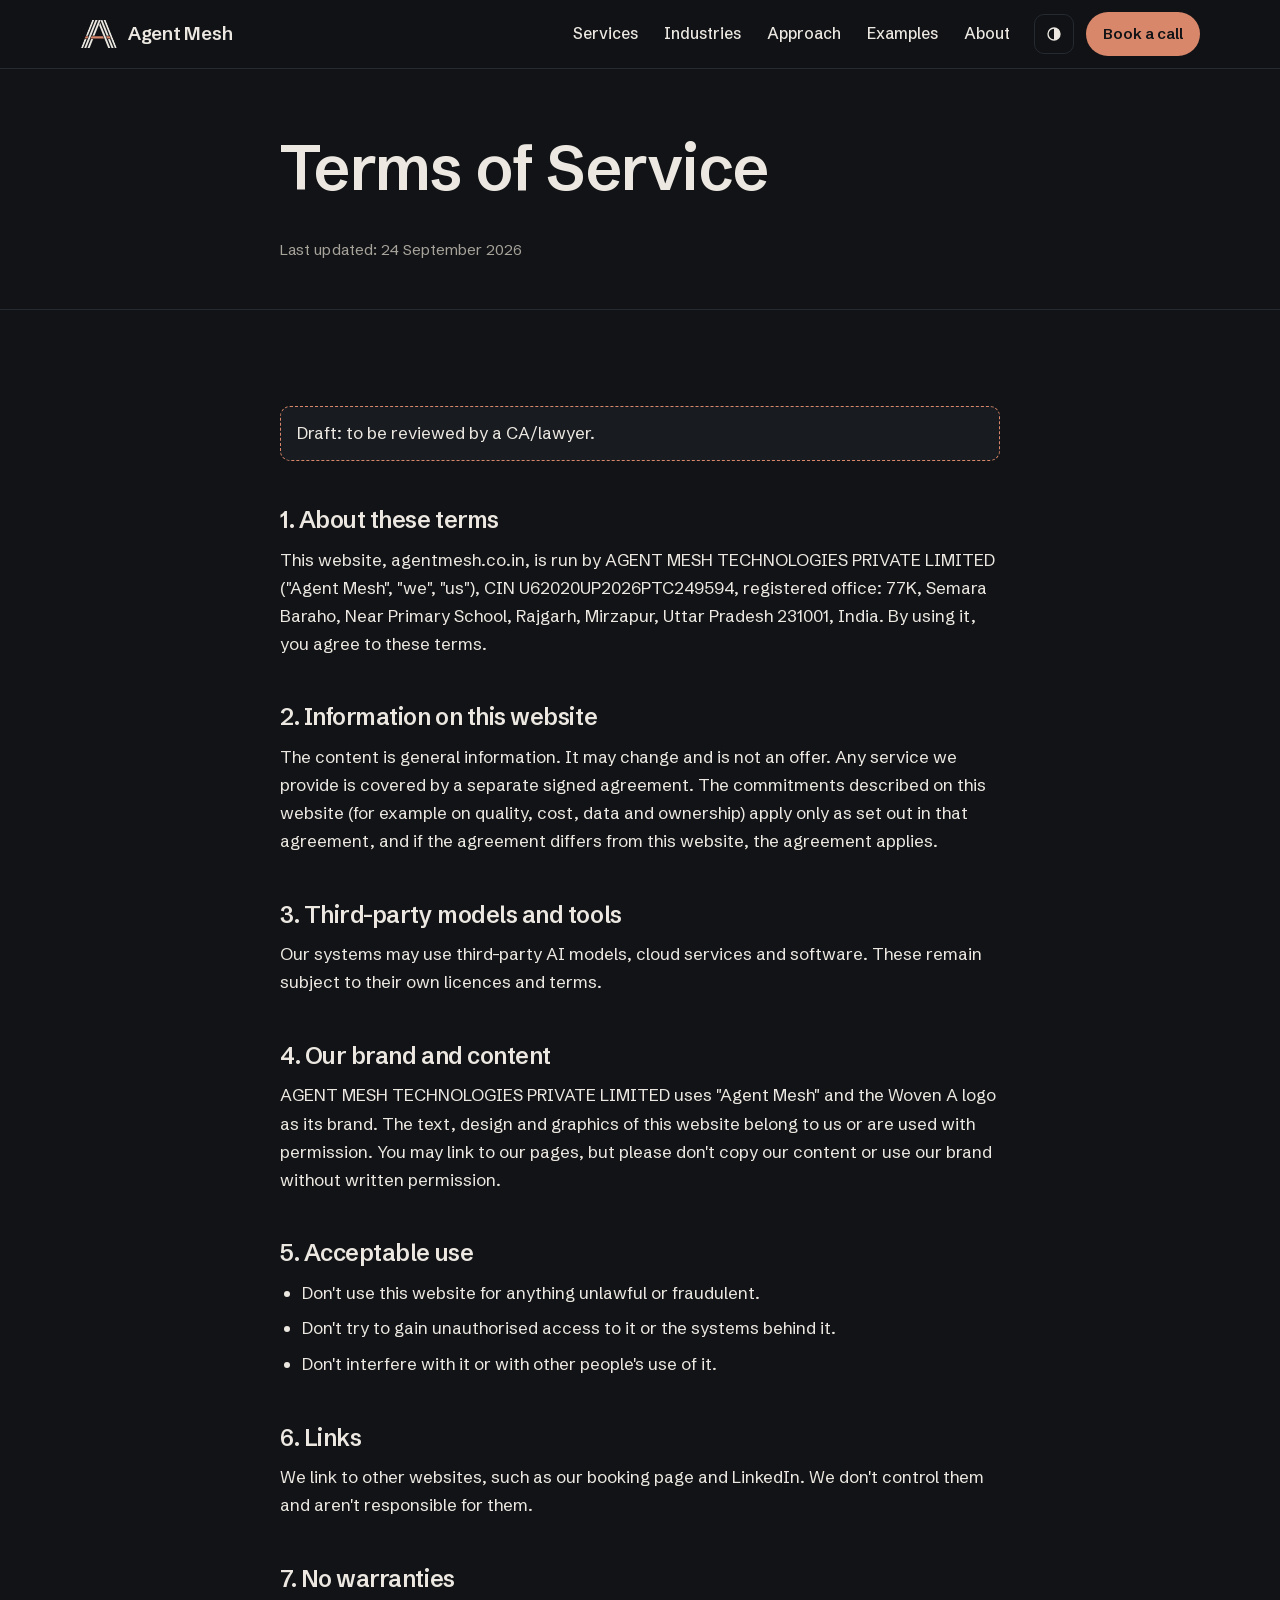
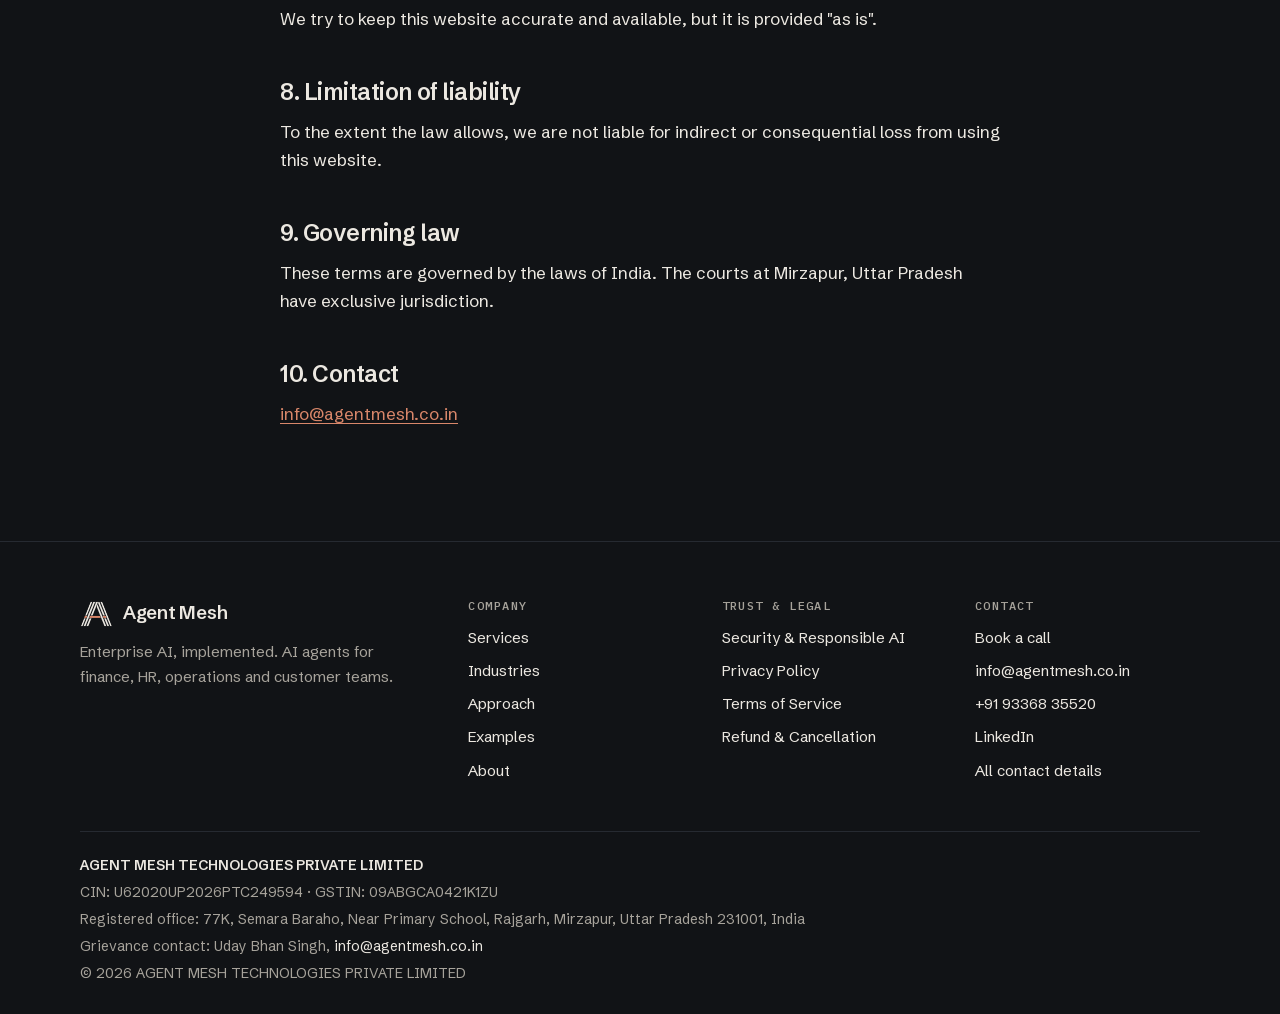
<file: terms/index.html>
<!doctype html>
<html lang="en-IN" data-theme="dark">
<head>
  <meta charset="utf-8">
  <meta name="viewport" content="width=device-width, initial-scale=1">
  <meta http-equiv="Content-Security-Policy" content="default-src 'self'; img-src 'self' data:; style-src 'self'; font-src 'self'; script-src 'self' 'sha256-iKB9+MoZyrtdY/hEkIeQxQBS/Gaf3f6PuzLPJSnBaiU='; base-uri 'self'; form-action 'none'; object-src 'none'">
  <script>(function(){var d=document.documentElement,t='dark';d.classList.add('js');try{var q=location.search.match(/[?&]theme=(light|dark)/);t=q?q[1]:(localStorage.getItem('am-theme')||'dark');}catch(e){}d.setAttribute('data-theme',t==='light'?'light':'dark');})();</script>
  <title>Terms of Service · Agent Mesh</title>
  <meta name="description" content="Terms for using the website of AGENT MESH TECHNOLOGIES PRIVATE LIMITED.">
  <link rel="canonical" href="https://agentmesh.co.in/terms/">
  <meta name="theme-color" content="#111316">
  <link rel="icon" href="/assets/brand/favicon.svg" type="image/svg+xml">
  <link rel="icon" href="/assets/brand/favicon-32.png" sizes="32x32" type="image/png">
  <link rel="apple-touch-icon" href="/assets/brand/apple-touch-icon.png">
  <link rel="preload" href="/assets/fonts/schibsted-grotesk-400-700-latin.woff2" as="font" type="font/woff2" crossorigin>
  <link rel="stylesheet" href="/assets/fonts/fonts.css">
  <link rel="stylesheet" href="/assets/styles.css">
  <link rel="stylesheet" href="/assets/brand/hero.css">
  <script src="/assets/theme.js" defer></script>
  <meta property="og:type" content="website">
  <meta property="og:site_name" content="Agent Mesh">
  <meta property="og:locale" content="en_IN">
  <meta property="og:title" content="Terms of Service · Agent Mesh">
  <meta property="og:description" content="Terms for using the website of AGENT MESH TECHNOLOGIES PRIVATE LIMITED.">
  <meta property="og:url" content="https://agentmesh.co.in/terms/">
  <meta property="og:image" content="https://agentmesh.co.in/assets/brand/og-image.png">
  <meta property="og:image:width" content="1200">
  <meta property="og:image:height" content="630">
  <meta name="twitter:card" content="summary_large_image">
  <script type="application/ld+json">{
  "@context": "https://schema.org",
  "@type": "Organization",
  "name": "Agent Mesh",
  "legalName": "AGENT MESH TECHNOLOGIES PRIVATE LIMITED",
  "url": "https://agentmesh.co.in",
  "logo": "https://agentmesh.co.in/assets/brand/logo-512.png",
  "email": "info@agentmesh.co.in",
  "founder": {
    "@type": "Person",
    "name": "Uday Bhan Singh",
    "jobTitle": "Founder & Director",
    "sameAs": [
      "https://www.linkedin.com/in/uday-bhan-singh-875560147/"
    ]
  },
  "telephone": "+91 93368 35520",
  "taxID": "09ABGCA0421K1ZU",
  "identifier": {
    "@type": "PropertyValue",
    "propertyID": "CIN",
    "value": "U62020UP2026PTC249594"
  },
  "foundingDate": "2026-07-01",
  "sameAs": [
    "https://www.linkedin.com/company/agent-mesh-technologies/",
    "https://github.com/agentmeshtech"
  ],
  "address": {
    "@type": "PostalAddress",
    "addressRegion": "Uttar Pradesh",
    "addressCountry": "IN",
    "streetAddress": "77K, Semara Baraho, Near Primary School, Rajgarh",
    "addressLocality": "Mirzapur",
    "postalCode": "231001"
  }
}</script>
</head>
<body>
  <a class="skip-link" href="#main">Skip to content</a>
  <header class="site-header">
    <div class="container header-inner">
      <a class="brand" href="/" aria-label="Agent Mesh, home"><svg xmlns="http://www.w3.org/2000/svg" viewBox="3 22.6 114 90.4" aria-hidden="true" focusable="false" class="logo-mark"><defs><clipPath id="hm-clip"><path d="M6 110L39.76 25.6H80.24L114 110Z"/></clipPath><mask id="hm-m0" maskUnits="userSpaceOnUse" x="-20" y="-20" width="160" height="160"><rect x="-20" y="-20" width="160" height="160" fill="#fff"/><line x1="7.2" y1="114" x2="54.4" y2="-4" stroke-width="8.8" stroke="#000"/><line x1="17.2" y1="114" x2="64.4" y2="-4" stroke-width="8.8" stroke="#000"/><line x1="27.2" y1="114" x2="74.4" y2="-4" stroke-width="8.8" stroke="#000"/><line x1="16" y1="78" x2="104" y2="78" stroke-width="10" stroke="#000"/><line x1="28.06" y1="86.84" x2="35.14" y2="69.16" stroke-width="8.8" stroke="#000"/><line x1="81.94" y1="86.84" x2="74.86" y2="69.16" stroke-width="8.8" stroke="#000"/><line x1="101.94" y1="86.84" x2="94.86" y2="69.16" stroke-width="8.8" stroke="#000"/></mask><mask id="hm-m1" maskUnits="userSpaceOnUse" x="-20" y="-20" width="160" height="160"><rect x="-20" y="-20" width="160" height="160" fill="#fff"/><line x1="16" y1="78" x2="104" y2="78" stroke-width="10" stroke="#000"/><line x1="28.06" y1="86.84" x2="35.14" y2="69.16" stroke-width="8.8" stroke="#000"/><line x1="81.94" y1="86.84" x2="74.86" y2="69.16" stroke-width="8.8" stroke="#000"/><line x1="101.94" y1="86.84" x2="94.86" y2="69.16" stroke-width="8.8" stroke="#000"/></mask><mask id="hm-m2" maskUnits="userSpaceOnUse" x="-20" y="-20" width="160" height="160"><rect x="-20" y="-20" width="160" height="160" fill="#fff"/><line x1="16" y1="78" x2="104" y2="78" stroke-width="10" stroke="#000"/><line x1="28.06" y1="86.84" x2="35.14" y2="69.16" stroke-width="8.8" stroke="#000"/><line x1="81.94" y1="86.84" x2="74.86" y2="69.16" stroke-width="8.8" stroke="#000"/><line x1="101.94" y1="86.84" x2="94.86" y2="69.16" stroke-width="8.8" stroke="#000"/></mask><mask id="hm-m3" maskUnits="userSpaceOnUse" x="-20" y="-20" width="160" height="160"><rect x="-20" y="-20" width="160" height="160" fill="#fff"/><line x1="28.06" y1="86.84" x2="35.14" y2="69.16" stroke-width="8.8" stroke="#000"/><line x1="81.94" y1="86.84" x2="74.86" y2="69.16" stroke-width="8.8" stroke="#000"/><line x1="101.94" y1="86.84" x2="94.86" y2="69.16" stroke-width="8.8" stroke="#000"/></mask></defs><g clip-path="url(#hm-clip)"><g mask="url(#hm-m0)"><line x1="113.32" y1="115.3" x2="65.08" y2="-5.3" stroke-width="5.6" class="wa-ink"/><line x1="103.32" y1="115.3" x2="55.08" y2="-5.3" stroke-width="5.6" class="wa-ink"/><line x1="93.32" y1="115.3" x2="45.08" y2="-5.3" stroke-width="5.6" class="wa-ink"/></g><g mask="url(#hm-m1)"><line x1="6.68" y1="115.3" x2="54.92" y2="-5.3" stroke-width="5.6" class="wa-ink"/><line x1="16.68" y1="115.3" x2="64.92" y2="-5.3" stroke-width="5.6" class="wa-ink"/><line x1="26.68" y1="115.3" x2="74.92" y2="-5.3" stroke-width="5.6" class="wa-ink"/></g><g mask="url(#hm-m2)"></g><g mask="url(#hm-m3)"><line x1="14.6" y1="78" x2="105.4" y2="78" stroke-width="6.8" class="wa-acc"/></g><g><line x1="27.54" y1="88.14" x2="35.66" y2="67.86" stroke-width="5.6" class="wa-ink"/><line x1="82.46" y1="88.14" x2="74.34" y2="67.86" stroke-width="5.6" class="wa-ink"/><line x1="102.46" y1="88.14" x2="94.34" y2="67.86" stroke-width="5.6" class="wa-ink"/></g></g></svg><span>Agent Mesh</span></a>
      <nav class="nav-desktop" aria-label="Main">
        <ul>
          <li><a href="/services/">Services</a></li>
          <li><a href="/industries/">Industries</a></li>
          <li><a href="/approach/">Approach</a></li>
          <li><a href="/examples/">Examples</a></li>
          <li><a href="/about/">About</a></li>
        </ul>
      </nav>
      <button class="theme-toggle" type="button" data-theme-toggle aria-pressed="false">
        <svg viewBox="0 0 24 24" aria-hidden="true" focusable="false"><circle cx="12" cy="12" r="8" fill="none" stroke="currentColor" stroke-width="1.8"/><path d="M12 4a8 8 0 0 1 0 16z" fill="currentColor"/></svg>
        <span class="sr-only">Light theme</span>
      </button>
      <a class="btn btn-primary btn-sm header-cta" href="https://calendar.app.google/BER3Jf25E2911B2P7">Book a call</a>
      <details class="nav-mobile">
        <summary>Menu</summary>
        <nav aria-label="Main, mobile">
          <ul>
            <li><a href="https://calendar.app.google/BER3Jf25E2911B2P7">Book a call</a></li>
            <li><a href="/services/">Services</a></li>
            <li><a href="/industries/">Industries</a></li>
            <li><a href="/approach/">Approach</a></li>
            <li><a href="/examples/">Examples</a></li>
            <li><a href="/about/">About</a></li>
            <li><a href="/contact/">Contact</a></li>
          </ul>
        </nav>
      </details>
    </div>
  </header>

  <main id="main">
<section class="page-head">
  <div class="container prose">
    <h1>Terms of Service</h1>
    <p class="updated">Last updated: 24 September 2026</p>
  </div>
</section>

<section class="section reveal">
  <div class="container prose">
    <p class="draft-note">Draft: to be reviewed by a CA/lawyer.</p>
    <h2>1. About these terms</h2>
    <p>This website, agentmesh.co.in, is run by AGENT MESH TECHNOLOGIES PRIVATE LIMITED ("Agent Mesh", "we", "us"), CIN U62020UP2026PTC249594, registered office: 77K, Semara Baraho, Near Primary School, Rajgarh, Mirzapur, Uttar Pradesh 231001, India. By using it, you agree to these terms.</p>
    <h2>2. Information on this website</h2>
    <p>The content is general information. It may change and is not an offer. Any service we provide is covered by a separate signed agreement. The commitments described on this website (for example on quality, cost, data and ownership) apply only as set out in that agreement, and if the agreement differs from this website, the agreement applies.</p>
    <h2>3. Third-party models and tools</h2>
    <p>Our systems may use third-party AI models, cloud services and software. These remain subject to their own licences and terms.</p>
    <h2>4. Our brand and content</h2>
    <p>AGENT MESH TECHNOLOGIES PRIVATE LIMITED uses "Agent Mesh" and the Woven A logo as its brand. The text, design and graphics of this website belong to us or are used with permission. You may link to our pages, but please don't copy our content or use our brand without written permission.</p>
    <h2>5. Acceptable use</h2>
    <ul>
      <li>Don't use this website for anything unlawful or fraudulent.</li>
      <li>Don't try to gain unauthorised access to it or the systems behind it.</li>
      <li>Don't interfere with it or with other people's use of it.</li>
    </ul>
    <h2>6. Links</h2>
    <p>We link to other websites, such as our booking page and LinkedIn. We don't control them and aren't responsible for them.</p>
    <h2>7. No warranties</h2>
    <p>We try to keep this website accurate and available, but it is provided "as is".</p>
    <h2>8. Limitation of liability</h2>
    <p>To the extent the law allows, we are not liable for indirect or consequential loss from using this website.</p>
    <h2>9. Governing law</h2>
    <p>These terms are governed by the laws of India. The courts at Mirzapur, Uttar Pradesh have exclusive jurisdiction.</p>
    <h2>10. Contact</h2>
    <p><a href="mailto:info@agentmesh.co.in">info@agentmesh.co.in</a></p>
  </div>
</section>

  </main>

  <footer class="site-footer">
    <div class="container">
      <div class="footer-grid">
        <div class="footer-brand">
          <a class="brand" href="/"><svg xmlns="http://www.w3.org/2000/svg" viewBox="3 22.6 114 90.4" aria-hidden="true" focusable="false" class="logo-mark"><defs><clipPath id="fm-clip"><path d="M6 110L39.76 25.6H80.24L114 110Z"/></clipPath><mask id="fm-m0" maskUnits="userSpaceOnUse" x="-20" y="-20" width="160" height="160"><rect x="-20" y="-20" width="160" height="160" fill="#fff"/><line x1="7.2" y1="114" x2="54.4" y2="-4" stroke-width="8.8" stroke="#000"/><line x1="17.2" y1="114" x2="64.4" y2="-4" stroke-width="8.8" stroke="#000"/><line x1="27.2" y1="114" x2="74.4" y2="-4" stroke-width="8.8" stroke="#000"/><line x1="16" y1="78" x2="104" y2="78" stroke-width="10" stroke="#000"/><line x1="28.06" y1="86.84" x2="35.14" y2="69.16" stroke-width="8.8" stroke="#000"/><line x1="81.94" y1="86.84" x2="74.86" y2="69.16" stroke-width="8.8" stroke="#000"/><line x1="101.94" y1="86.84" x2="94.86" y2="69.16" stroke-width="8.8" stroke="#000"/></mask><mask id="fm-m1" maskUnits="userSpaceOnUse" x="-20" y="-20" width="160" height="160"><rect x="-20" y="-20" width="160" height="160" fill="#fff"/><line x1="16" y1="78" x2="104" y2="78" stroke-width="10" stroke="#000"/><line x1="28.06" y1="86.84" x2="35.14" y2="69.16" stroke-width="8.8" stroke="#000"/><line x1="81.94" y1="86.84" x2="74.86" y2="69.16" stroke-width="8.8" stroke="#000"/><line x1="101.94" y1="86.84" x2="94.86" y2="69.16" stroke-width="8.8" stroke="#000"/></mask><mask id="fm-m2" maskUnits="userSpaceOnUse" x="-20" y="-20" width="160" height="160"><rect x="-20" y="-20" width="160" height="160" fill="#fff"/><line x1="16" y1="78" x2="104" y2="78" stroke-width="10" stroke="#000"/><line x1="28.06" y1="86.84" x2="35.14" y2="69.16" stroke-width="8.8" stroke="#000"/><line x1="81.94" y1="86.84" x2="74.86" y2="69.16" stroke-width="8.8" stroke="#000"/><line x1="101.94" y1="86.84" x2="94.86" y2="69.16" stroke-width="8.8" stroke="#000"/></mask><mask id="fm-m3" maskUnits="userSpaceOnUse" x="-20" y="-20" width="160" height="160"><rect x="-20" y="-20" width="160" height="160" fill="#fff"/><line x1="28.06" y1="86.84" x2="35.14" y2="69.16" stroke-width="8.8" stroke="#000"/><line x1="81.94" y1="86.84" x2="74.86" y2="69.16" stroke-width="8.8" stroke="#000"/><line x1="101.94" y1="86.84" x2="94.86" y2="69.16" stroke-width="8.8" stroke="#000"/></mask></defs><g clip-path="url(#fm-clip)"><g mask="url(#fm-m0)"><line x1="113.32" y1="115.3" x2="65.08" y2="-5.3" stroke-width="5.6" class="wa-ink"/><line x1="103.32" y1="115.3" x2="55.08" y2="-5.3" stroke-width="5.6" class="wa-ink"/><line x1="93.32" y1="115.3" x2="45.08" y2="-5.3" stroke-width="5.6" class="wa-ink"/></g><g mask="url(#fm-m1)"><line x1="6.68" y1="115.3" x2="54.92" y2="-5.3" stroke-width="5.6" class="wa-ink"/><line x1="16.68" y1="115.3" x2="64.92" y2="-5.3" stroke-width="5.6" class="wa-ink"/><line x1="26.68" y1="115.3" x2="74.92" y2="-5.3" stroke-width="5.6" class="wa-ink"/></g><g mask="url(#fm-m2)"></g><g mask="url(#fm-m3)"><line x1="14.6" y1="78" x2="105.4" y2="78" stroke-width="6.8" class="wa-acc"/></g><g><line x1="27.54" y1="88.14" x2="35.66" y2="67.86" stroke-width="5.6" class="wa-ink"/><line x1="82.46" y1="88.14" x2="74.34" y2="67.86" stroke-width="5.6" class="wa-ink"/><line x1="102.46" y1="88.14" x2="94.34" y2="67.86" stroke-width="5.6" class="wa-ink"/></g></g></svg><span>Agent Mesh</span></a>
          <p>Enterprise AI, implemented. AI agents for finance, HR, operations and customer teams.</p>
        </div>
        <nav aria-label="Company">
          <h2>Company</h2>
          <ul>
            <li><a href="/services/">Services</a></li>
            <li><a href="/industries/">Industries</a></li>
            <li><a href="/approach/">Approach</a></li>
            <li><a href="/examples/">Examples</a></li>
            <li><a href="/about/">About</a></li>
          </ul>
        </nav>
        <nav aria-label="Trust and legal">
          <h2>Trust &amp; legal</h2>
          <ul>
            <li><a href="/security/">Security &amp; Responsible AI</a></li>
            <li><a href="/privacy/">Privacy Policy</a></li>
            <li><a href="/terms/">Terms of Service</a></li>
            <li><a href="/refund-policy/">Refund &amp; Cancellation</a></li>
          </ul>
        </nav>
        <div>
          <h2>Contact</h2>
          <ul>
            <li><a href="https://calendar.app.google/BER3Jf25E2911B2P7">Book a call</a></li>
            <li><a href="mailto:info@agentmesh.co.in">info@agentmesh.co.in</a></li>
            <li><a href="tel:+919336835520">+91 93368 35520</a></li>
            <li><a href="https://www.linkedin.com/company/agent-mesh-technologies/">LinkedIn</a></li>
            <li><a href="/contact/">All contact details</a></li>
          </ul>
        </div>
      </div>
      <div class="legal">
        <p><strong>AGENT MESH TECHNOLOGIES PRIVATE LIMITED</strong></p>
        <p>CIN: U62020UP2026PTC249594 · GSTIN: 09ABGCA0421K1ZU</p>
        <p>Registered office: 77K, Semara Baraho, Near Primary School, Rajgarh, Mirzapur, Uttar Pradesh 231001, India</p>
        <p>Grievance contact: Uday Bhan Singh, <a href="mailto:info@agentmesh.co.in">info@agentmesh.co.in</a></p>
        <p>&copy; 2026 AGENT MESH TECHNOLOGIES PRIVATE LIMITED</p>
      </div>
    </div>
  </footer>
</body>
</html>
</file>
<file: assets/fonts/fonts.css>
/* Self-hosted web fonts (SIL Open Font License 1.1, see OFL.txt). Generated by scripts/fetch_fonts.py. */
@font-face{font-family:'IBM Plex Mono';font-style:normal;font-weight:400;font-display:swap;src:url("./ibm-plex-mono-400-latin-ext.woff2") format("woff2");unicode-range:U+0100-02BA, U+02BD-02C5, U+02C7-02CC, U+02CE-02D7, U+02DD-02FF, U+0304, U+0308, U+0329, U+1D00-1DBF, U+1E00-1E9F, U+1EF2-1EFF, U+2020, U+20A0-20AB, U+20AD-20C0, U+2113, U+2C60-2C7F, U+A720-A7FF}
@font-face{font-family:'IBM Plex Mono';font-style:normal;font-weight:400;font-display:swap;src:url("./ibm-plex-mono-400-latin.woff2") format("woff2");unicode-range:U+0000-00FF, U+0131, U+0152-0153, U+02BB-02BC, U+02C6, U+02DA, U+02DC, U+0304, U+0308, U+0329, U+2000-206F, U+20AC, U+2122, U+2191, U+2193, U+2212, U+2215, U+FEFF, U+FFFD}
@font-face{font-family:'IBM Plex Mono';font-style:normal;font-weight:500;font-display:swap;src:url("./ibm-plex-mono-500-latin-ext.woff2") format("woff2");unicode-range:U+0100-02BA, U+02BD-02C5, U+02C7-02CC, U+02CE-02D7, U+02DD-02FF, U+0304, U+0308, U+0329, U+1D00-1DBF, U+1E00-1E9F, U+1EF2-1EFF, U+2020, U+20A0-20AB, U+20AD-20C0, U+2113, U+2C60-2C7F, U+A720-A7FF}
@font-face{font-family:'IBM Plex Mono';font-style:normal;font-weight:500;font-display:swap;src:url("./ibm-plex-mono-500-latin.woff2") format("woff2");unicode-range:U+0000-00FF, U+0131, U+0152-0153, U+02BB-02BC, U+02C6, U+02DA, U+02DC, U+0304, U+0308, U+0329, U+2000-206F, U+20AC, U+2122, U+2191, U+2193, U+2212, U+2215, U+FEFF, U+FFFD}
@font-face{font-family:'Schibsted Grotesk';font-style:normal;font-weight:400 700;font-display:swap;src:url("./schibsted-grotesk-400-700-latin-ext.woff2") format("woff2");unicode-range:U+0100-02BA, U+02BD-02C5, U+02C7-02CC, U+02CE-02D7, U+02DD-02FF, U+0304, U+0308, U+0329, U+1D00-1DBF, U+1E00-1E9F, U+1EF2-1EFF, U+2020, U+20A0-20AB, U+20AD-20C0, U+2113, U+2C60-2C7F, U+A720-A7FF}
@font-face{font-family:'Schibsted Grotesk';font-style:normal;font-weight:400 700;font-display:swap;src:url("./schibsted-grotesk-400-700-latin.woff2") format("woff2");unicode-range:U+0000-00FF, U+0131, U+0152-0153, U+02BB-02BC, U+02C6, U+02DA, U+02DC, U+0304, U+0308, U+0329, U+2000-206F, U+20AC, U+2122, U+2191, U+2193, U+2212, U+2215, U+FEFF, U+FFFD}
</file>
<file: assets/styles.css>
/* Agent Mesh website styles (v2, "Graphite").
   Dark is the default; [data-theme="light"] swaps the colour tokens.
   Hero mark layer colours are generated into /assets/brand/hero.css by scripts/make_brand.py. */

:root,
[data-theme="dark"] {
  --bg: #111316;
  --surface: #181B20;
  --line: #262A31;
  --text: #ECE8E1;
  --muted: #A7A39B;
  --accent: #D9876A;
  --on-accent: #111316;
  --logo-accent: #D9876A;
  --hero-face-hi: #F6F3EE;
  --hero-face-lo: #A09D97;
  --hero-side-hi: #4A4D54;
  --hero-side-lo: #1B1D21;
  --hero-bar-hi: #F5B59A;
  --hero-bar-lo: #B65C43;
  --hero-bar-side-hi: #9B563F;
  --hero-bar-side-lo: #4A2419;
  color-scheme: dark;
}

[data-theme="light"] {
  --bg: #F5F1EA;
  --surface: #FFFDF9;
  --line: #DDD5C8;
  --text: #14161A;
  --muted: #5B5750;
  --accent: #A0472F;
  --on-accent: #FFFFFF;
  --logo-accent: #B4553A;
  --hero-face-hi: #4A4D54;
  --hero-face-lo: #111316;
  --hero-side-hi: #B9B3A8;
  --hero-side-lo: #8E887E;
  --hero-bar-hi: #C8664A;
  --hero-bar-lo: #93401F;
  --hero-bar-side-hi: #D9A38F;
  --hero-bar-side-lo: #B07A66;
  color-scheme: light;
}

/* The contrast band uses the complete opposite token set. */
[data-theme="dark"] .band {
  --bg: #F5F1EA; --surface: #FFFDF9; --line: #DDD5C8; --text: #14161A; --muted: #5B5750;
  --accent: #A0472F; --on-accent: #FFFFFF; --logo-accent: #B4553A; color-scheme: light;
}
[data-theme="light"] .band {
  --bg: #111316; --surface: #181B20; --line: #262A31; --text: #ECE8E1; --muted: #A7A39B;
  --accent: #D9876A; --on-accent: #111316; --logo-accent: #D9876A; color-scheme: dark;
}

:root {
  --radius: 12px;
  --container: 1160px;
  --font: "Schibsted Grotesk", system-ui, -apple-system, "Segoe UI", Roboto, Arial, sans-serif;
  --mono: "IBM Plex Mono", ui-monospace, SFMono-Regular, Menlo, Consolas, monospace;
}

/* ---------- Base ---------- */
*, *::before, *::after { box-sizing: border-box; }
html { -webkit-text-size-adjust: 100%; scroll-padding-top: 84px; }
body { margin: 0; background: var(--bg); color: var(--text); font: 400 1.0625rem/1.65 var(--font); }
img, svg { max-width: 100%; }
img { height: auto; display: block; }
a { color: var(--accent); text-underline-offset: 3px; text-decoration-thickness: 1px; }
a:hover { text-decoration-thickness: 2px; }
:focus-visible { outline: 2px solid var(--accent); outline-offset: 2px; border-radius: 4px; }
h1, h2, h3 { font-weight: 600; line-height: 1.12; letter-spacing: -0.02em; margin: 0 0 0.55em; }
h1 { font-size: clamp(2.2rem, 4.4vw + 0.6rem, 3.9rem); }
h2 { font-size: clamp(1.65rem, 2.2vw + 0.7rem, 2.5rem); }
h3 { font-size: 1.2rem; letter-spacing: -0.01em; }
p { margin: 0 0 1em; }
ul, ol { margin: 0 0 1em; }
.sr-only { position: absolute; width: 1px; height: 1px; padding: 0; margin: -1px; overflow: hidden;
  clip: rect(0, 0, 0, 0); white-space: nowrap; border: 0; }
.container { width: 100%; max-width: var(--container); margin: 0 auto; padding: 0 20px; }
.eyebrow { font: 500 0.78rem/1.4 var(--mono); letter-spacing: 0.14em; text-transform: uppercase;
  color: var(--accent); margin: 0 0 18px; }
.lead { font-size: 1.2rem; color: var(--muted); max-width: 36em; }
.muted { color: var(--muted); }
.num { font: 500 0.8rem/1.9 var(--mono); color: var(--accent); letter-spacing: 0.06em; }
.fineprint { font-size: 0.9rem; color: var(--muted); margin: 12px 0 0; }
.more { font-weight: 600; text-decoration: none; }
.more::after { content: " \2192"; }
.skip-link { position: absolute; left: 16px; top: -60px; z-index: 20; background: var(--accent);
  color: var(--on-accent); padding: 10px 16px; border-radius: 8px; font-weight: 600; text-decoration: none; }
.skip-link:focus { top: 12px; }
mark.todo { background: #fff4c2; color: #5c4400; border: 1px dashed #c99a00; border-radius: 6px;
  padding: 0 0.3em; font-weight: 500; -webkit-box-decoration-break: clone; box-decoration-break: clone; }

/* ---------- Header ---------- */
.site-header { position: sticky; top: 0; z-index: 10; border-bottom: 1px solid var(--line);
  background: var(--bg);
  background: color-mix(in srgb, var(--bg) 88%, transparent);
  -webkit-backdrop-filter: blur(12px); backdrop-filter: blur(12px); }
.header-inner { display: flex; align-items: center; gap: 12px; min-height: 68px; }
.brand { display: inline-flex; align-items: center; gap: 10px; color: var(--text); text-decoration: none;
  font-weight: 600; font-size: 1.16rem; letter-spacing: -0.012em; white-space: nowrap; margin-right: auto; }
.logo-mark { height: 30px; width: auto; flex: none; }
.wa-ink { stroke: var(--text); }
.wa-acc { stroke: var(--logo-accent); }
.nav-desktop { display: none; }
.nav-desktop ul, .nav-mobile ul { list-style: none; margin: 0; padding: 0; }
.nav-desktop ul { display: flex; gap: 2px; }
.nav-desktop a, .nav-mobile a { display: block; padding: 8px 12px; border-radius: 8px; color: var(--text);
  text-decoration: none; font-weight: 500; font-size: 0.98rem; }
.nav-desktop a:hover, .nav-mobile a:hover { background: var(--surface); }
.nav-desktop a[aria-current="page"], .nav-mobile a[aria-current="page"] { color: var(--accent); }
.theme-toggle { display: none; align-items: center; justify-content: center; width: 40px; height: 40px;
  border-radius: 10px; border: 1px solid var(--line); background: transparent; color: var(--text); cursor: pointer; }
.theme-ready .theme-toggle { display: inline-flex; }
.theme-toggle svg { width: 18px; height: 18px; }
.btn.header-cta { display: none; }
.nav-mobile { position: relative; }
.nav-mobile summary { list-style: none; cursor: pointer; padding: 8px 14px; border: 1px solid var(--line);
  border-radius: 10px; font-weight: 500; font-size: 0.95rem; }
.nav-mobile summary::-webkit-details-marker { display: none; }
.nav-mobile nav { position: absolute; right: 0; top: calc(100% + 8px); min-width: 220px; padding: 8px;
  background: var(--surface); border: 1px solid var(--line); border-radius: 12px;
  box-shadow: 0 18px 40px rgba(0, 0, 0, 0.35); }
@media (min-width: 960px) {
  .nav-desktop { display: block; }
  .nav-mobile { display: none; }
  .btn.header-cta { display: inline-flex; }
}
@media (max-width: 380px) {
  .container { padding: 0 16px; }
  .header-inner { gap: 8px; }
  .brand { font-size: 1.02rem; gap: 8px; }
  .logo-mark { height: 26px; }
}

/* ---------- Buttons ---------- */
.btn { display: inline-flex; align-items: center; justify-content: center; gap: 8px; min-height: 46px;
  padding: 10px 20px; border-radius: 999px; font-weight: 600; font-size: 1rem; text-decoration: none;
  border: 1px solid transparent; white-space: nowrap; }
.btn-primary { background: var(--accent); color: var(--on-accent); }
.btn-primary:hover { filter: brightness(1.06); }
.btn-ghost { border-color: var(--line); color: var(--text); }
.btn-ghost:hover { border-color: var(--accent); }
.btn-sm { min-height: 40px; padding: 8px 16px; font-size: 0.95rem; }
.actions { display: flex; flex-wrap: wrap; gap: 12px; margin-top: 28px; }

/* ---------- Hero ---------- */
.hero { padding: 48px 0 40px; overflow: hidden; }
.hero-grid { display: grid; gap: 24px; align-items: center; }
.hero h1 { max-width: 13em; }
.hero-art { display: flex; justify-content: center; }
.hero-mark { width: min(420px, 78vw); height: auto;
  transform: perspective(900px) rotateX(14deg) rotateY(-24deg);
  filter: drop-shadow(0 30px 30px rgba(0, 0, 0, 0.45)); }
[data-theme="light"] .hero-mark { filter: drop-shadow(0 26px 26px rgba(20, 22, 26, 0.18)); }
@media (min-width: 960px) {
  .hero { padding: 96px 0 72px; }
  .hero-grid { grid-template-columns: 1.25fr 1fr; gap: 48px; }
}

/* ---------- Sections ---------- */
.section { padding: 64px 0; border-top: 1px solid var(--line); }
.band { background: var(--bg); color: var(--text); border-top: 0; }
.section-head { display: flex; flex-wrap: wrap; align-items: end; justify-content: space-between;
  gap: 12px 24px; margin-bottom: 32px; }
.section-head h2 { margin: 0; max-width: 18em; }
.section-head p { margin: 0; color: var(--muted); max-width: 32em; }
@media (min-width: 960px) { .section { padding: 96px 0; } }

/* Promise strip */
.promises { list-style: none; margin: 0; padding: 0; display: grid; border: 1px solid var(--line);
  border-radius: var(--radius); background: var(--surface); }
.promises li { display: flex; gap: 14px; padding: 18px 20px; border-top: 1px solid var(--line); }
.promises li:first-child { border-top: 0; }
@media (min-width: 760px) {
  .promises { grid-template-columns: repeat(2, 1fr); }
  .promises li:nth-child(2) { border-top: 0; }
  .promises li:nth-child(even) { border-left: 1px solid var(--line); }
}
@media (min-width: 1100px) {
  .promises { grid-template-columns: repeat(4, 1fr); }
  .promises li { border-top: 0; }
  .promises li + li { border-left: 1px solid var(--line); }
}

/* Cards */
.cards { display: grid; gap: 16px; }
.card { background: var(--surface); border: 1px solid var(--line); border-radius: var(--radius); padding: 24px; }
.card h2, .card h3 { margin: 10px 0 10px; font-size: 1.2rem; }
.card p { color: var(--muted); margin: 0; }
.card p + p, .card ul { margin-top: 10px; }
.card ul { color: var(--muted); padding-left: 1.2em; }
.card .label { margin-top: 16px; }
.card .h3 { margin: 0 0 8px; font-size: 1.05rem; }
@media (min-width: 700px) { .cards { grid-template-columns: repeat(2, 1fr); } }
@media (min-width: 1040px) { .cards.three { grid-template-columns: repeat(3, 1fr); } }

/* Industries */
.label { display: block; font: 500 0.72rem/1.5 var(--mono); letter-spacing: 0.1em; text-transform: uppercase;
  color: var(--muted); }
.industries { list-style: none; margin: 0; padding: 0; display: grid; border-top: 1px solid var(--line); }
.industries li { padding: 18px 0; border-bottom: 1px solid var(--line); display: grid;
  grid-template-columns: 44px 1fr; gap: 4px 12px; align-content: start; }
.industries h3 { margin: 0; font-size: 1.08rem; }
.industries p { grid-column: 2; margin: 0; color: var(--muted); font-size: 0.98rem; }
@media (min-width: 900px) { .industries { grid-template-columns: repeat(2, 1fr); column-gap: 40px; } }
.industries .h3 { margin: 0; font-size: 1.08rem; letter-spacing: -0.01em; }

/* Steps (The Weave) */
.steps { list-style: none; margin: 0; padding: 0; display: grid; gap: 16px; }
.step { position: relative; padding: 24px; background: var(--surface); border: 1px solid var(--line);
  border-radius: var(--radius); }
.step h3 { margin: 8px 0; }
.step p { color: var(--muted); margin: 0 0 12px; }
.step .get { color: var(--text); margin: 0; font-size: 0.97rem; }
.step .get .label { color: var(--accent); margin-bottom: 4px; }
@media (min-width: 1000px) {
  .steps { grid-template-columns: repeat(4, 1fr); }
  .step:not(:last-child)::after { content: ""; position: absolute; top: 38px; right: -17px; width: 18px;
    height: 2px; background: var(--accent); }
}

/* Examples */
.example-top { display: flex; align-items: center; justify-content: space-between; gap: 12px; }
.tag { display: inline-block; font: 500 0.7rem/1 var(--mono); letter-spacing: 0.14em; text-transform: uppercase;
  color: var(--accent); border: 1px solid var(--accent); border-radius: 999px; padding: 6px 10px; }
.area { font: 500 0.75rem var(--mono); color: var(--muted); letter-spacing: 0.06em; }
.example dl { margin: 12px 0 0; }
.example dt { font: 500 0.72rem var(--mono); letter-spacing: 0.1em; text-transform: uppercase;
  color: var(--muted); margin-top: 12px; }
.example dd { margin: 4px 0 0; }
.note { border-left: 3px solid var(--accent); padding: 10px 16px; color: var(--muted); background: var(--surface);
  border-radius: 0 8px 8px 0; margin: 0 0 28px; }

/* Founder */
.founder { display: grid; gap: 24px; align-items: start; }
.founder-photo { width: 220px; aspect-ratio: 3 / 4; border-radius: var(--radius); overflow: hidden;
  background: var(--surface); border: 1px solid var(--line); display: flex; align-items: center;
  justify-content: center; text-align: center; padding: 12px; }
.founder-photo:has(img) { padding: 0; }
.founder-photo img { width: 100%; height: 100%; object-fit: cover; }
.founder h3 { font-size: 1.5rem; margin-bottom: 4px; }
.role { font: 500 0.8rem var(--mono); letter-spacing: 0.1em; text-transform: uppercase; color: var(--muted);
  margin: 0 0 14px; }
@media (min-width: 760px) { .founder { grid-template-columns: 220px 1fr; gap: 40px; } }

/* Closing call to action */
.cta { padding: 72px 0; border-top: 1px solid var(--line); }
.cta-box { border: 1px solid var(--line); border-radius: 18px; padding: 36px 28px; background: var(--surface);
  display: grid; gap: 20px; align-items: center; }
.cta-box h2 { margin: 0; max-width: 20em; }
.cta-box p { margin: 6px 0 0; color: var(--muted); }
@media (min-width: 900px) { .cta-box { grid-template-columns: 1fr auto; padding: 48px; } }

/* ---------- Inner pages ---------- */
.page-head { padding: 64px 0 32px; }
.page-head .lead { margin-bottom: 0; }
.prose { max-width: 760px; }
.prose h2 { font-size: 1.45rem; margin-top: 2em; }
.prose h3 { margin-top: 1.4em; }
.prose ul, .prose ol { padding-left: 1.3em; }
.prose li { margin-bottom: 0.45em; }
.draft-note { border: 1px dashed var(--accent); border-radius: 10px; padding: 12px 16px; margin: 0 0 28px;
  background: var(--surface); }
.updated { color: var(--muted); font-size: 0.95rem; }
.details { width: 100%; border-collapse: collapse; margin: 8px 0 24px; }
.details th, .details td { text-align: left; vertical-align: top; padding: 11px 0; border-bottom: 1px solid var(--line); }
.details th { width: 38%; color: var(--muted); font-weight: 500; padding-right: 16px; }
.faq details { border-bottom: 1px solid var(--line); padding: 16px 0; }
.faq summary { cursor: pointer; font-weight: 600; font-size: 1.08rem; }
.faq details p { color: var(--muted); margin: 10px 0 0; }
.contact-grid { display: grid; gap: 16px; margin-bottom: 36px; }
.contact-grid a { overflow-wrap: break-word; }
@media (min-width: 800px) { .contact-grid { grid-template-columns: repeat(3, 1fr); } }
.not-found { padding: 110px 0; text-align: center; }
.not-found .actions { justify-content: center; }

/* ---------- Footer ---------- */
.site-footer { border-top: 1px solid var(--line); padding: 56px 0 28px; font-size: 0.95rem; }
.footer-grid { display: grid; gap: 28px; grid-template-columns: 1fr 1fr; }
.footer-brand { grid-column: 1 / -1; }
.footer-brand .brand { margin: 0 0 10px; }
.footer-brand p { color: var(--muted); margin: 0; }
.site-footer .logo-mark { height: 26px; }
.site-footer h2 { font: 500 0.75rem var(--mono); letter-spacing: 0.12em; text-transform: uppercase;
  color: var(--muted); margin: 0 0 12px; }
.site-footer ul { list-style: none; margin: 0; padding: 0; }
.site-footer li { margin-bottom: 8px; overflow-wrap: break-word; }
.site-footer a { color: var(--text); text-decoration: none; }
.site-footer a:hover { text-decoration: underline; }
.legal { margin-top: 40px; padding-top: 22px; border-top: 1px solid var(--line); color: var(--muted);
  font-size: 0.88rem; display: grid; gap: 4px; }
.legal p { margin: 0; }
.legal strong { color: var(--text); font-weight: 600; }
.legal a { color: var(--text); }
@media (min-width: 900px) {
  .footer-grid { grid-template-columns: 1.6fr 1fr 1fr 1fr; }
  .footer-brand { grid-column: auto; padding-right: 24px; }
}

/* ---------- Reveal on scroll (only once theme.js has run; never the header or hero) ---------- */
.reveal-ready .reveal { opacity: 0; transform: translateY(12px); transition: opacity 0.25s ease, transform 0.25s ease; }
.reveal-ready .reveal.is-in { opacity: 1; transform: none; }
@media (prefers-reduced-motion: reduce) {
  .reveal-ready .reveal { opacity: 1; transform: none; transition: none; }
}

@media print {
  .reveal-ready .reveal { opacity: 1; transform: none; }
  .site-header { position: static; }
}
</file>
<file: assets/brand/hero.css>
/* Generated by scripts/make_brand.py: do not edit by hand. */
.hero-mark .hf-hi{stop-color:var(--hero-face-hi)}
.hero-mark .hf-lo{stop-color:var(--hero-face-lo)}
.hero-mark .hbar-hi{stop-color:var(--hero-bar-hi)}
.hero-mark .hbar-lo{stop-color:var(--hero-bar-lo)}
.hero-mark .hx-1{stroke:color-mix(in srgb,var(--hero-side-hi) 100%,var(--hero-side-lo))}
.hero-mark .hb-1{stroke:color-mix(in srgb,var(--hero-bar-side-hi) 100%,var(--hero-bar-side-lo))}
.hero-mark .hx-2{stroke:color-mix(in srgb,var(--hero-side-hi) 92%,var(--hero-side-lo))}
.hero-mark .hb-2{stroke:color-mix(in srgb,var(--hero-bar-side-hi) 92%,var(--hero-bar-side-lo))}
.hero-mark .hx-3{stroke:color-mix(in srgb,var(--hero-side-hi) 85%,var(--hero-side-lo))}
.hero-mark .hb-3{stroke:color-mix(in srgb,var(--hero-bar-side-hi) 85%,var(--hero-bar-side-lo))}
.hero-mark .hx-4{stroke:color-mix(in srgb,var(--hero-side-hi) 77%,var(--hero-side-lo))}
.hero-mark .hb-4{stroke:color-mix(in srgb,var(--hero-bar-side-hi) 77%,var(--hero-bar-side-lo))}
.hero-mark .hx-5{stroke:color-mix(in srgb,var(--hero-side-hi) 69%,var(--hero-side-lo))}
.hero-mark .hb-5{stroke:color-mix(in srgb,var(--hero-bar-side-hi) 69%,var(--hero-bar-side-lo))}
.hero-mark .hx-6{stroke:color-mix(in srgb,var(--hero-side-hi) 62%,var(--hero-side-lo))}
.hero-mark .hb-6{stroke:color-mix(in srgb,var(--hero-bar-side-hi) 62%,var(--hero-bar-side-lo))}
.hero-mark .hx-7{stroke:color-mix(in srgb,var(--hero-side-hi) 54%,var(--hero-side-lo))}
.hero-mark .hb-7{stroke:color-mix(in srgb,var(--hero-bar-side-hi) 54%,var(--hero-bar-side-lo))}
.hero-mark .hx-8{stroke:color-mix(in srgb,var(--hero-side-hi) 46%,var(--hero-side-lo))}
.hero-mark .hb-8{stroke:color-mix(in srgb,var(--hero-bar-side-hi) 46%,var(--hero-bar-side-lo))}
.hero-mark .hx-9{stroke:color-mix(in srgb,var(--hero-side-hi) 38%,var(--hero-side-lo))}
.hero-mark .hb-9{stroke:color-mix(in srgb,var(--hero-bar-side-hi) 38%,var(--hero-bar-side-lo))}
.hero-mark .hx-10{stroke:color-mix(in srgb,var(--hero-side-hi) 31%,var(--hero-side-lo))}
.hero-mark .hb-10{stroke:color-mix(in srgb,var(--hero-bar-side-hi) 31%,var(--hero-bar-side-lo))}
.hero-mark .hx-11{stroke:color-mix(in srgb,var(--hero-side-hi) 23%,var(--hero-side-lo))}
.hero-mark .hb-11{stroke:color-mix(in srgb,var(--hero-bar-side-hi) 23%,var(--hero-bar-side-lo))}
.hero-mark .hx-12{stroke:color-mix(in srgb,var(--hero-side-hi) 15%,var(--hero-side-lo))}
.hero-mark .hb-12{stroke:color-mix(in srgb,var(--hero-bar-side-hi) 15%,var(--hero-bar-side-lo))}
.hero-mark .hx-13{stroke:color-mix(in srgb,var(--hero-side-hi) 8%,var(--hero-side-lo))}
.hero-mark .hb-13{stroke:color-mix(in srgb,var(--hero-bar-side-hi) 8%,var(--hero-bar-side-lo))}
.hero-mark .hx-14{stroke:color-mix(in srgb,var(--hero-side-hi) 0%,var(--hero-side-lo))}
.hero-mark .hb-14{stroke:color-mix(in srgb,var(--hero-bar-side-hi) 0%,var(--hero-bar-side-lo))}
</file>
